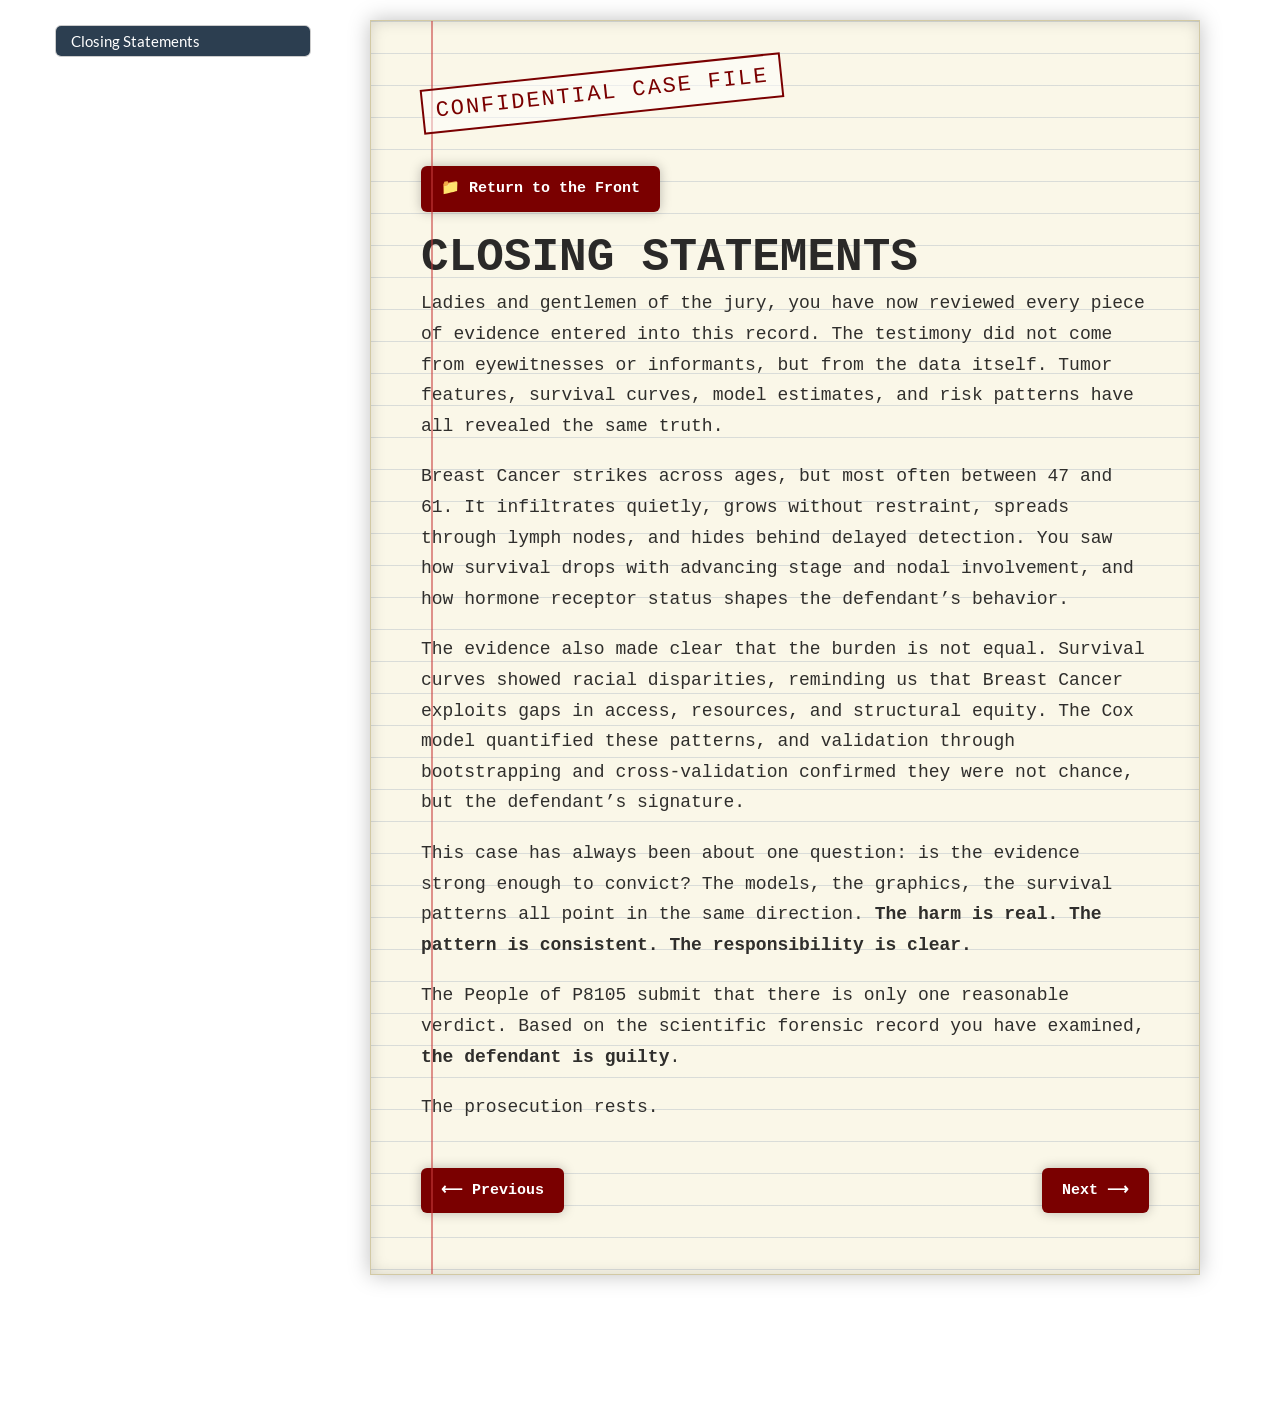
<file: closing.html>
<!DOCTYPE html>

<html>

<head>

<meta charset="utf-8" />
<meta name="generator" content="pandoc" />
<meta http-equiv="X-UA-Compatible" content="IE=EDGE" />




<title>closing.knit</title>

<script src="site_libs/header-attrs-2.29/header-attrs.js"></script>
<script src="site_libs/jquery-3.6.0/jquery-3.6.0.min.js"></script>
<meta name="viewport" content="width=device-width, initial-scale=1" />
<link href="site_libs/bootstrap-3.3.5/css/flatly.min.css" rel="stylesheet" />
<script src="site_libs/bootstrap-3.3.5/js/bootstrap.min.js"></script>
<script src="site_libs/bootstrap-3.3.5/shim/html5shiv.min.js"></script>
<script src="site_libs/bootstrap-3.3.5/shim/respond.min.js"></script>
<style>h1 {font-size: 34px;}
       h1.title {font-size: 38px;}
       h2 {font-size: 30px;}
       h3 {font-size: 24px;}
       h4 {font-size: 18px;}
       h5 {font-size: 16px;}
       h6 {font-size: 12px;}
       code {color: inherit; background-color: rgba(0, 0, 0, 0.04);}
       pre:not([class]) { background-color: white }</style>
<script src="site_libs/jqueryui-1.13.2/jquery-ui.min.js"></script>
<link href="site_libs/tocify-1.9.1/jquery.tocify.css" rel="stylesheet" />
<script src="site_libs/tocify-1.9.1/jquery.tocify.js"></script>
<script src="site_libs/navigation-1.1/tabsets.js"></script>
<link href="site_libs/pagedtable-1.1/css/pagedtable.css" rel="stylesheet" />
<script src="site_libs/pagedtable-1.1/js/pagedtable.js"></script>

<style type="text/css">
  code{white-space: pre-wrap;}
  span.smallcaps{font-variant: small-caps;}
  span.underline{text-decoration: underline;}
  div.column{display: inline-block; vertical-align: top; width: 50%;}
  div.hanging-indent{margin-left: 1.5em; text-indent: -1.5em;}
  ul.task-list{list-style: none;}
    </style>







<link rel="stylesheet" href="style2.css" type="text/css" />



<style type = "text/css">
.main-container {
  max-width: 940px;
  margin-left: auto;
  margin-right: auto;
}
img {
  max-width:100%;
}
.tabbed-pane {
  padding-top: 12px;
}
.html-widget {
  margin-bottom: 20px;
}
button.code-folding-btn:focus {
  outline: none;
}
summary {
  display: list-item;
}
details > summary > p:only-child {
  display: inline;
}
pre code {
  padding: 0;
}
</style>



<!-- tabsets -->

<style type="text/css">
.tabset-dropdown > .nav-tabs {
  display: inline-table;
  max-height: 500px;
  min-height: 44px;
  overflow-y: auto;
  border: 1px solid #ddd;
  border-radius: 4px;
}

.tabset-dropdown > .nav-tabs > li.active:before, .tabset-dropdown > .nav-tabs.nav-tabs-open:before {
  content: "\e259";
  font-family: 'Glyphicons Halflings';
  display: inline-block;
  padding: 10px;
  border-right: 1px solid #ddd;
}

.tabset-dropdown > .nav-tabs.nav-tabs-open > li.active:before {
  content: "\e258";
  font-family: 'Glyphicons Halflings';
  border: none;
}

.tabset-dropdown > .nav-tabs > li.active {
  display: block;
}

.tabset-dropdown > .nav-tabs > li > a,
.tabset-dropdown > .nav-tabs > li > a:focus,
.tabset-dropdown > .nav-tabs > li > a:hover {
  border: none;
  display: inline-block;
  border-radius: 4px;
  background-color: transparent;
}

.tabset-dropdown > .nav-tabs.nav-tabs-open > li {
  display: block;
  float: none;
}

.tabset-dropdown > .nav-tabs > li {
  display: none;
}
</style>

<!-- code folding -->



<style type="text/css">

#TOC {
  margin: 25px 0px 20px 0px;
}
@media (max-width: 768px) {
#TOC {
  position: relative;
  width: 100%;
}
}

@media print {
.toc-content {
  /* see https://github.com/w3c/csswg-drafts/issues/4434 */
  float: right;
}
}

.toc-content {
  padding-left: 30px;
  padding-right: 40px;
}

div.main-container {
  max-width: 1200px;
}

div.tocify {
  width: 20%;
  max-width: 260px;
  max-height: 85%;
}

@media (min-width: 768px) and (max-width: 991px) {
  div.tocify {
    width: 25%;
  }
}

@media (max-width: 767px) {
  div.tocify {
    width: 100%;
    max-width: none;
  }
}

.tocify ul, .tocify li {
  line-height: 20px;
}

.tocify-subheader .tocify-item {
  font-size: 0.90em;
}

.tocify .list-group-item {
  border-radius: 0px;
}

.tocify-subheader {
  display: inline;
}
.tocify-subheader .tocify-item {
  font-size: 0.95em;
}

</style>



</head>

<body>


<div class="container-fluid main-container">


<!-- setup 3col/9col grid for toc_float and main content  -->
<div class="row">
<div class="col-xs-12 col-sm-4 col-md-3">
<div id="TOC" class="tocify">
</div>
</div>

<div class="toc-content col-xs-12 col-sm-8 col-md-9">




<div id="header">




</div>


<div class="casefile-wrapper">
<div class="blood-stamp">
CONFIDENTIAL CASE FILE
</div>
<p><a href="index.html" class="casefile-button">📁 Return to the
Front</a></p>
<h1 class="casefile-title">
Closing Statements
</h1>
<p class="casefile-lede">
Ladies and gentlemen of the jury, you have now reviewed every piece of
evidence entered into this record. The testimony did not come from
eyewitnesses or informants, but from the data itself. Tumor features,
survival curves, model estimates, and risk patterns have all revealed
the same truth.
</p>
<p class="casefile-lede">
Breast Cancer strikes across ages, but most often between 47 and 61. It
infiltrates quietly, grows without restraint, spreads through lymph
nodes, and hides behind delayed detection. You saw how survival drops
with advancing stage and nodal involvement, and how hormone receptor
status shapes the defendant’s behavior.
</p>
<p class="casefile-lede">
The evidence also made clear that the burden is not equal. Survival
curves showed racial disparities, reminding us that Breast Cancer
exploits gaps in access, resources, and structural equity. The Cox model
quantified these patterns, and validation through bootstrapping and
cross-validation confirmed they were not chance, but the defendant’s
signature.
</p>
<p class="casefile-lede">
This case has always been about one question: is the evidence strong
enough to convict? The models, the graphics, the survival patterns all
point in the same direction. <strong>The harm is real. The pattern is
consistent. The responsibility is clear.</strong>
</p>
<p class="casefile-lede">
The People of P8105 submit that there is only one reasonable verdict.
Based on the scientific forensic record you have examined, <strong>the
defendant is guilty</strong>.
</p>
<p class="casefile-lede">
The prosecution rests.
</p>
<div
style="display: flex; justify-content: space-between; margin-top: 0px;">
<p><!-- Left / Back -->
<a href="evidence_against.html" class="casefile-button"> ⟵ Previous
</a></p>
<p><!-- Right / Next -->
<a href="crime_report.html" class="casefile-button"> Next ⟶ </a></p>
</div>
</div>



</div>
</div>

</div>

<script>

// add bootstrap table styles to pandoc tables
function bootstrapStylePandocTables() {
  $('tr.odd').parent('tbody').parent('table').addClass('table table-condensed');
}
$(document).ready(function () {
  bootstrapStylePandocTables();
});


</script>

<!-- tabsets -->

<script>
$(document).ready(function () {
  window.buildTabsets("TOC");
});

$(document).ready(function () {
  $('.tabset-dropdown > .nav-tabs > li').click(function () {
    $(this).parent().toggleClass('nav-tabs-open');
  });
});
</script>

<!-- code folding -->

<script>
$(document).ready(function ()  {

    // temporarily add toc-ignore selector to headers for the consistency with Pandoc
    $('.unlisted.unnumbered').addClass('toc-ignore')

    // move toc-ignore selectors from section div to header
    $('div.section.toc-ignore')
        .removeClass('toc-ignore')
        .children('h1,h2,h3,h4,h5').addClass('toc-ignore');

    // establish options
    var options = {
      selectors: "h1,h2,h3",
      theme: "bootstrap3",
      context: '.toc-content',
      hashGenerator: function (text) {
        return text.replace(/[.\\/?&!#<>]/g, '').replace(/\s/g, '_');
      },
      ignoreSelector: ".toc-ignore",
      scrollTo: 0
    };
    options.showAndHide = false;
    options.smoothScroll = true;

    // tocify
    var toc = $("#TOC").tocify(options).data("toc-tocify");
});
</script>

<!-- dynamically load mathjax for compatibility with self-contained -->
<script>
  (function () {
    var script = document.createElement("script");
    script.type = "text/javascript";
    script.src  = "https://mathjax.rstudio.com/latest/MathJax.js?config=TeX-AMS-MML_HTMLorMML";
    document.getElementsByTagName("head")[0].appendChild(script);
  })();
</script>

</body>
</html>
</file>
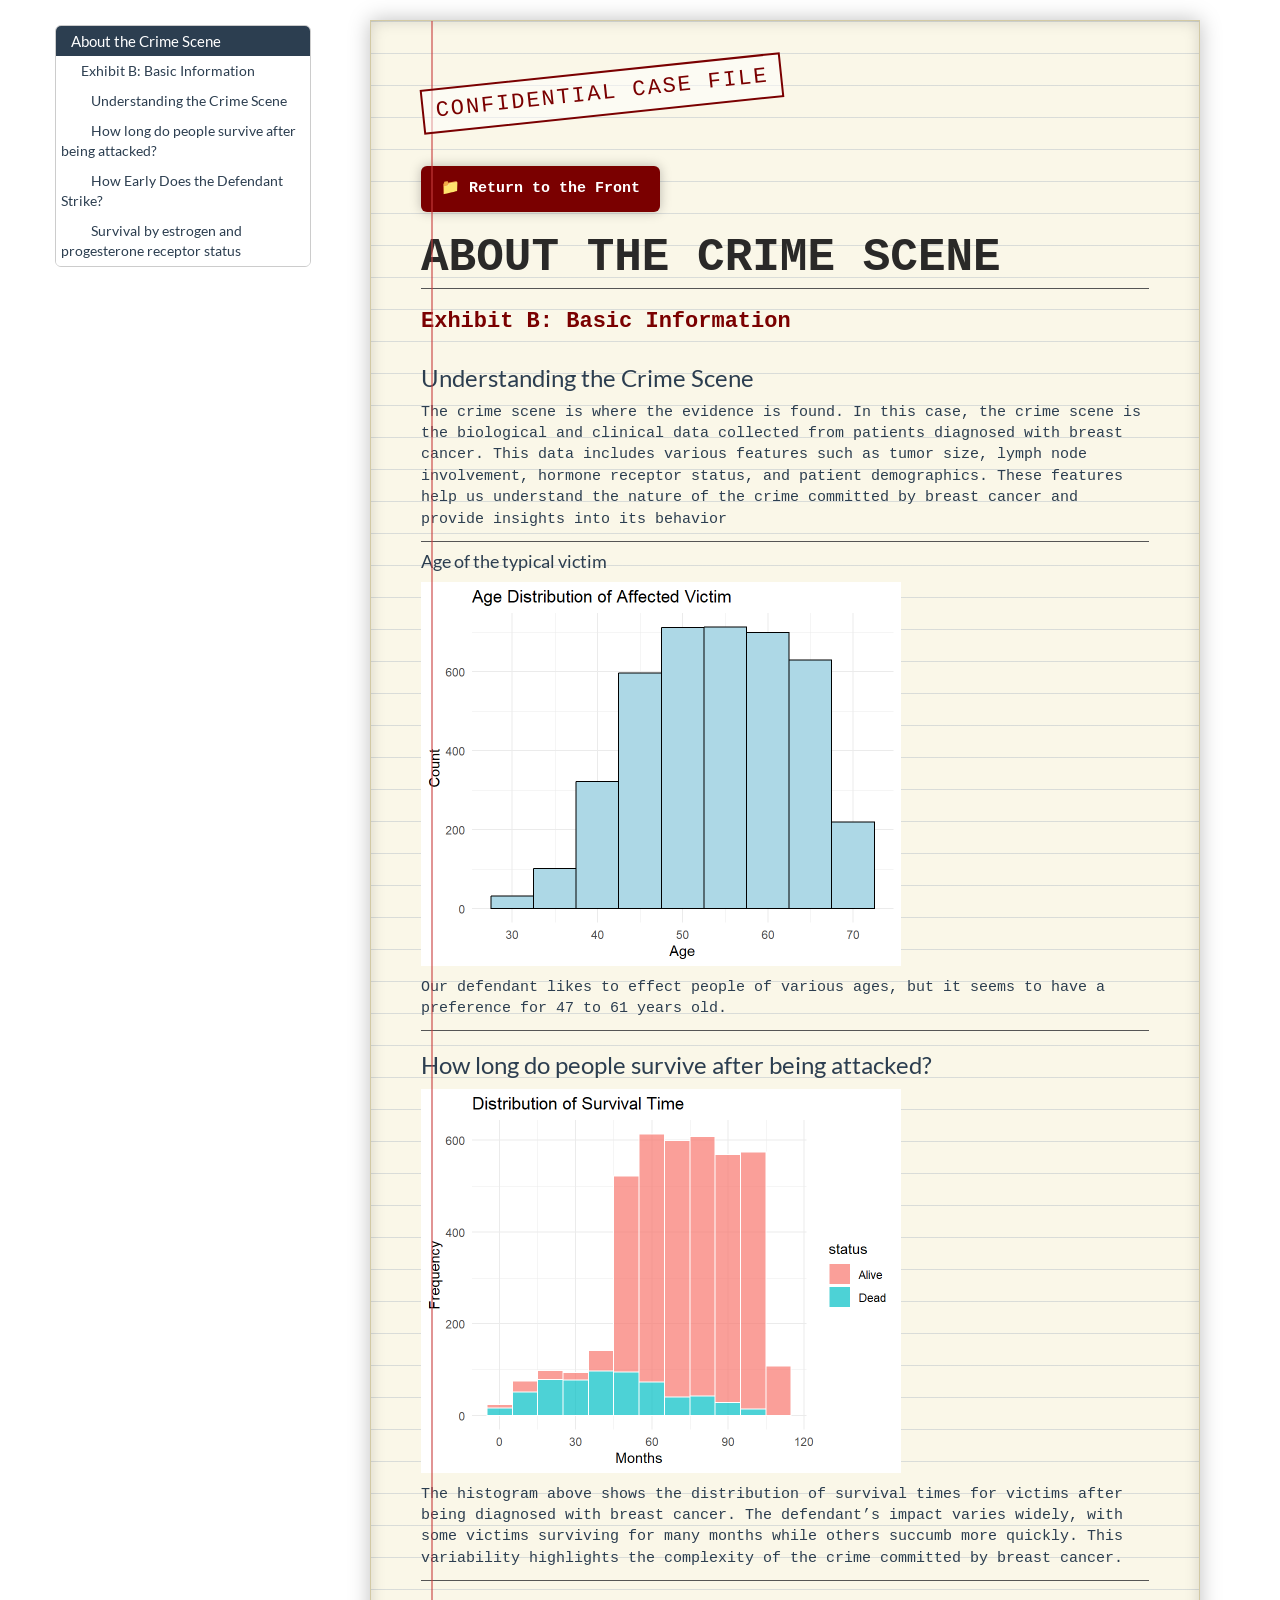
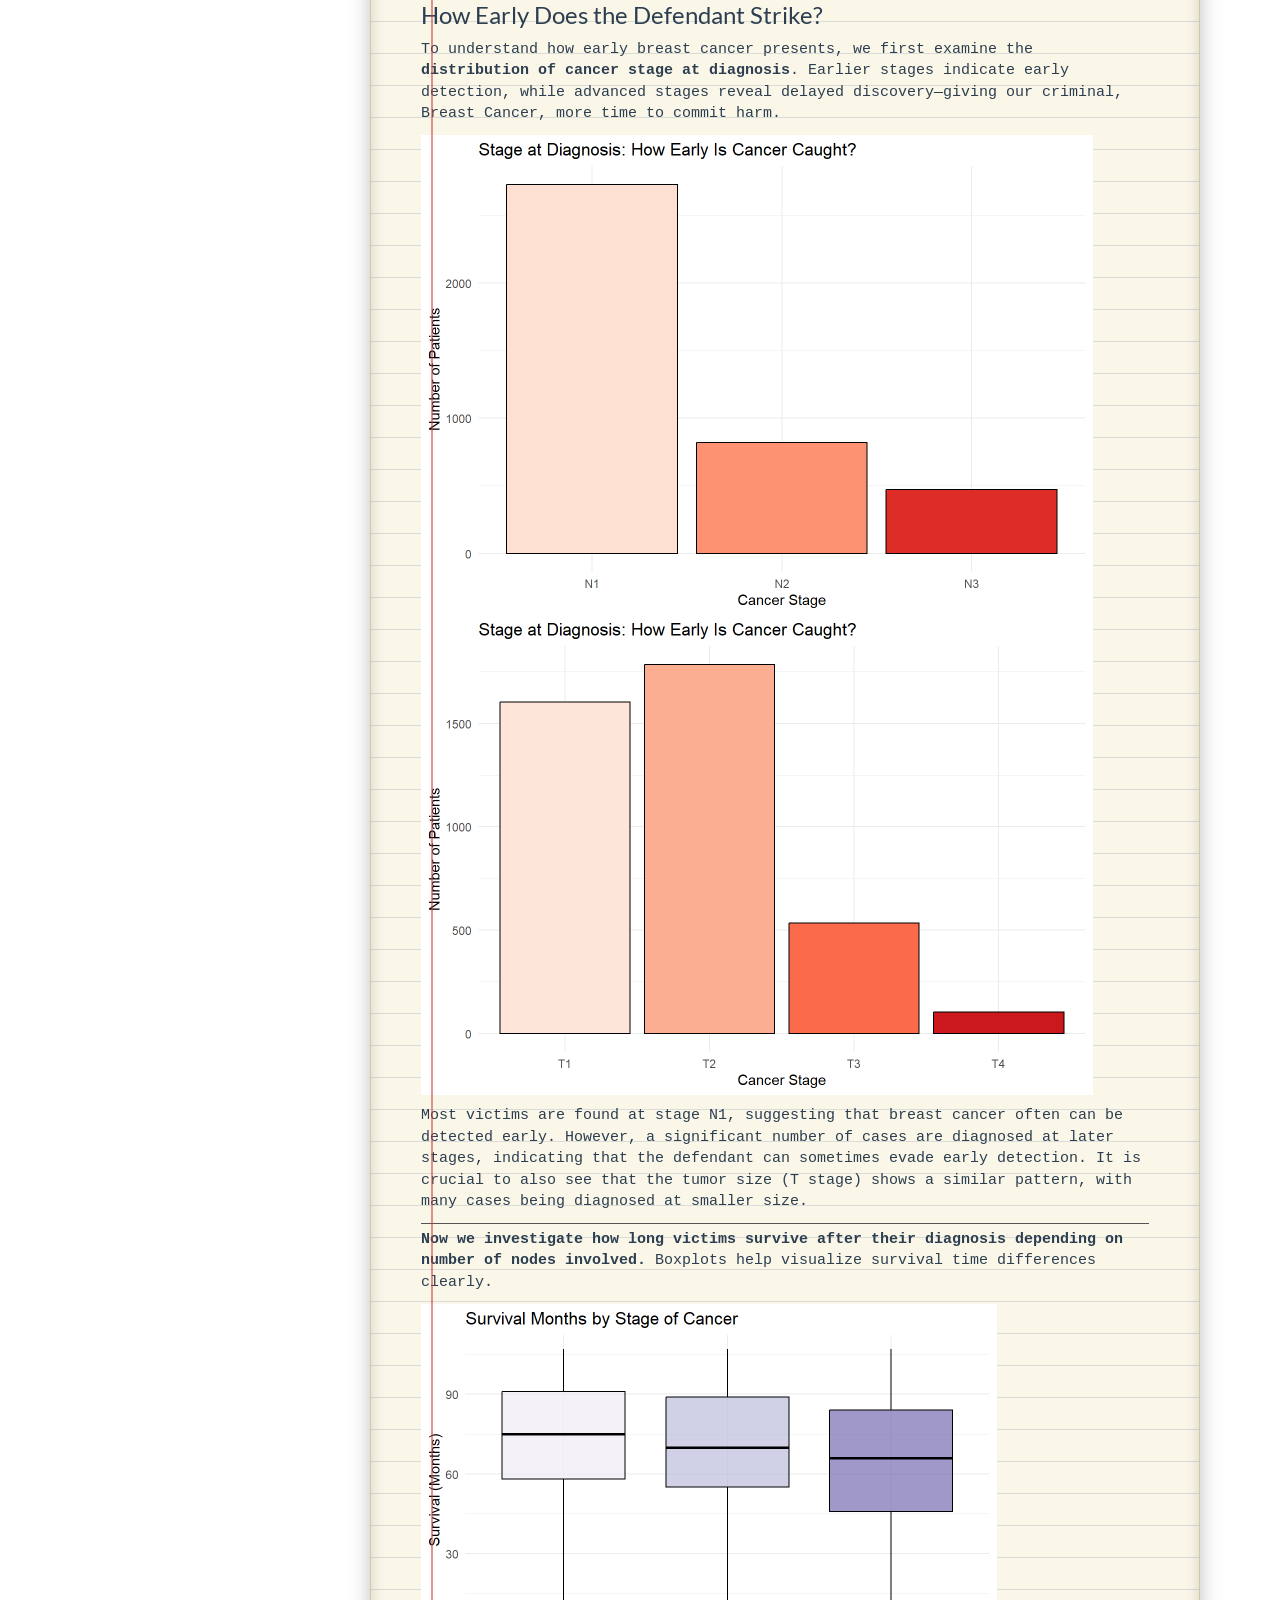
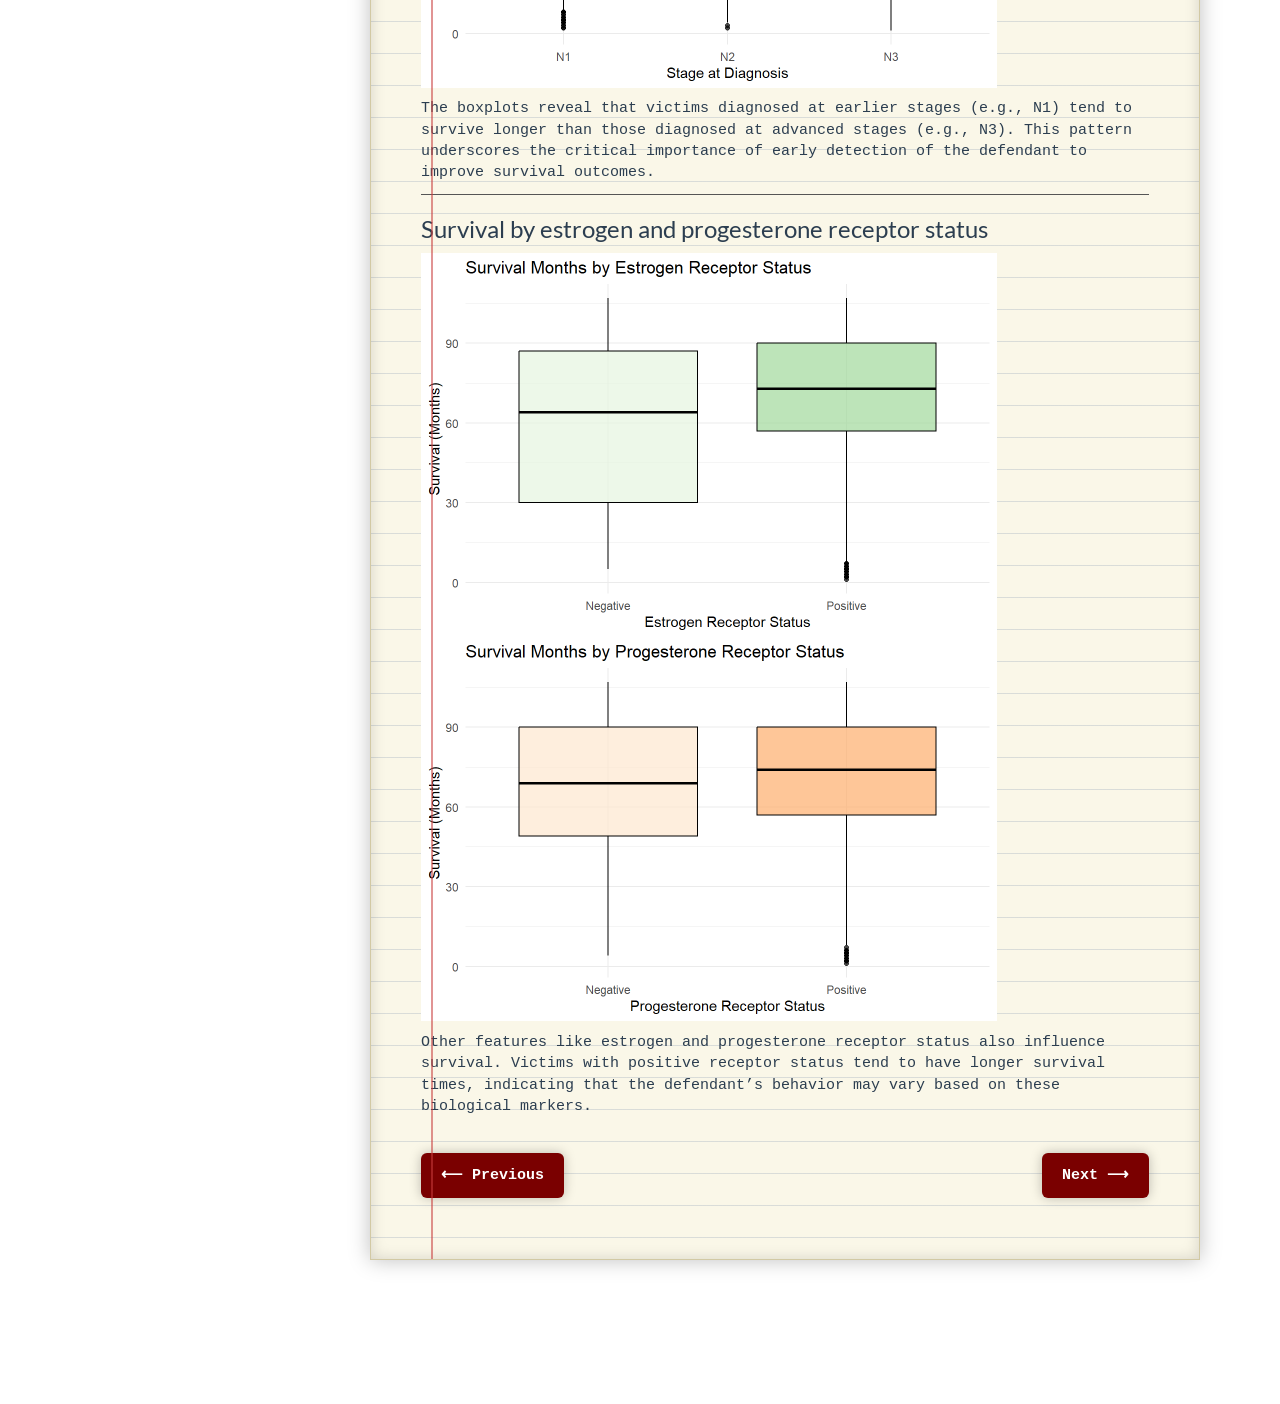
<file: crime_scene.html>
<!DOCTYPE html>

<html>

<head>

<meta charset="utf-8" />
<meta name="generator" content="pandoc" />
<meta http-equiv="X-UA-Compatible" content="IE=EDGE" />




<title>crime_scene.knit</title>

<script src="site_libs/header-attrs-2.29/header-attrs.js"></script>
<script src="site_libs/jquery-3.6.0/jquery-3.6.0.min.js"></script>
<meta name="viewport" content="width=device-width, initial-scale=1" />
<link href="site_libs/bootstrap-3.3.5/css/flatly.min.css" rel="stylesheet" />
<script src="site_libs/bootstrap-3.3.5/js/bootstrap.min.js"></script>
<script src="site_libs/bootstrap-3.3.5/shim/html5shiv.min.js"></script>
<script src="site_libs/bootstrap-3.3.5/shim/respond.min.js"></script>
<style>h1 {font-size: 34px;}
       h1.title {font-size: 38px;}
       h2 {font-size: 30px;}
       h3 {font-size: 24px;}
       h4 {font-size: 18px;}
       h5 {font-size: 16px;}
       h6 {font-size: 12px;}
       code {color: inherit; background-color: rgba(0, 0, 0, 0.04);}
       pre:not([class]) { background-color: white }</style>
<script src="site_libs/jqueryui-1.13.2/jquery-ui.min.js"></script>
<link href="site_libs/tocify-1.9.1/jquery.tocify.css" rel="stylesheet" />
<script src="site_libs/tocify-1.9.1/jquery.tocify.js"></script>
<script src="site_libs/navigation-1.1/tabsets.js"></script>
<link href="site_libs/pagedtable-1.1/css/pagedtable.css" rel="stylesheet" />
<script src="site_libs/pagedtable-1.1/js/pagedtable.js"></script>

<style type="text/css">
  code{white-space: pre-wrap;}
  span.smallcaps{font-variant: small-caps;}
  span.underline{text-decoration: underline;}
  div.column{display: inline-block; vertical-align: top; width: 50%;}
  div.hanging-indent{margin-left: 1.5em; text-indent: -1.5em;}
  ul.task-list{list-style: none;}
    </style>







<link rel="stylesheet" href="style2.css" type="text/css" />



<style type = "text/css">
.main-container {
  max-width: 940px;
  margin-left: auto;
  margin-right: auto;
}
img {
  max-width:100%;
}
.tabbed-pane {
  padding-top: 12px;
}
.html-widget {
  margin-bottom: 20px;
}
button.code-folding-btn:focus {
  outline: none;
}
summary {
  display: list-item;
}
details > summary > p:only-child {
  display: inline;
}
pre code {
  padding: 0;
}
</style>



<!-- tabsets -->

<style type="text/css">
.tabset-dropdown > .nav-tabs {
  display: inline-table;
  max-height: 500px;
  min-height: 44px;
  overflow-y: auto;
  border: 1px solid #ddd;
  border-radius: 4px;
}

.tabset-dropdown > .nav-tabs > li.active:before, .tabset-dropdown > .nav-tabs.nav-tabs-open:before {
  content: "\e259";
  font-family: 'Glyphicons Halflings';
  display: inline-block;
  padding: 10px;
  border-right: 1px solid #ddd;
}

.tabset-dropdown > .nav-tabs.nav-tabs-open > li.active:before {
  content: "\e258";
  font-family: 'Glyphicons Halflings';
  border: none;
}

.tabset-dropdown > .nav-tabs > li.active {
  display: block;
}

.tabset-dropdown > .nav-tabs > li > a,
.tabset-dropdown > .nav-tabs > li > a:focus,
.tabset-dropdown > .nav-tabs > li > a:hover {
  border: none;
  display: inline-block;
  border-radius: 4px;
  background-color: transparent;
}

.tabset-dropdown > .nav-tabs.nav-tabs-open > li {
  display: block;
  float: none;
}

.tabset-dropdown > .nav-tabs > li {
  display: none;
}
</style>

<!-- code folding -->



<style type="text/css">

#TOC {
  margin: 25px 0px 20px 0px;
}
@media (max-width: 768px) {
#TOC {
  position: relative;
  width: 100%;
}
}

@media print {
.toc-content {
  /* see https://github.com/w3c/csswg-drafts/issues/4434 */
  float: right;
}
}

.toc-content {
  padding-left: 30px;
  padding-right: 40px;
}

div.main-container {
  max-width: 1200px;
}

div.tocify {
  width: 20%;
  max-width: 260px;
  max-height: 85%;
}

@media (min-width: 768px) and (max-width: 991px) {
  div.tocify {
    width: 25%;
  }
}

@media (max-width: 767px) {
  div.tocify {
    width: 100%;
    max-width: none;
  }
}

.tocify ul, .tocify li {
  line-height: 20px;
}

.tocify-subheader .tocify-item {
  font-size: 0.90em;
}

.tocify .list-group-item {
  border-radius: 0px;
}

.tocify-subheader {
  display: inline;
}
.tocify-subheader .tocify-item {
  font-size: 0.95em;
}

</style>



</head>

<body>


<div class="container-fluid main-container">


<!-- setup 3col/9col grid for toc_float and main content  -->
<div class="row">
<div class="col-xs-12 col-sm-4 col-md-3">
<div id="TOC" class="tocify">
</div>
</div>

<div class="toc-content col-xs-12 col-sm-8 col-md-9">




<div id="header">




</div>


<div class="casefile-wrapper">
<div class="blood-stamp">
CONFIDENTIAL CASE FILE
</div>
<p><a href="index.html" class="casefile-button">📁 Return to the
Front</a></p>
<h1 class="casefile-title">
About the Crime Scene
</h1>
<div style="border-top: 1px solid #555; margin: 5px 0;">

</div>
<h2 class="casefile-subtitle">
Exhibit B: Basic Information
</h2>
<div id="understanding-the-crime-scene" class="section level3">
<h3>Understanding the Crime Scene</h3>
<p>The crime scene is where the evidence is found. In this case, the
crime scene is the biological and clinical data collected from patients
diagnosed with breast cancer. This data includes various features such
as tumor size, lymph node involvement, hormone receptor status, and
patient demographics. These features help us understand the nature of
the crime committed by breast cancer and provide insights into its
behavior</p>
<div style="border-top: 1px solid #555; margin: 5px 0;">

</div>
<div id="age-of-the-typical-victim" class="section level4">
<h4>Age of the typical victim</h4>
<p><img src="crime_scene_files/figure-html/unnamed-chunk-3-1.png" width="480" /></p>
<p>Our defendant likes to effect people of various ages, but it seems to
have a preference for 47 to 61 years old.</p>
<div style="border-top: 1px solid #555; margin: 5px 0;">

</div>
</div>
</div>
<div id="how-long-do-people-survive-after-being-attacked"
class="section level3">
<h3>How long do people survive after being attacked?</h3>
<p><img src="crime_scene_files/figure-html/unnamed-chunk-4-1.png" width="480" /></p>
<p>The histogram above shows the distribution of survival times for
victims after being diagnosed with breast cancer. The defendant’s impact
varies widely, with some victims surviving for many months while others
succumb more quickly. This variability highlights the complexity of the
crime committed by breast cancer.</p>
<div style="border-top: 1px solid #555; margin: 5px 0;">

</div>
</div>
<div id="how-early-does-the-defendant-strike" class="section level3">
<h3>How Early Does the Defendant Strike?</h3>
<p>To understand how early breast cancer presents, we first examine the
<strong>distribution of cancer stage at diagnosis</strong>. Earlier
stages indicate early detection, while advanced stages reveal delayed
discovery—giving our criminal, Breast Cancer, more time to commit
harm.</p>
<p><img src="crime_scene_files/figure-html/unnamed-chunk-5-1.png" width="672" /><img src="crime_scene_files/figure-html/unnamed-chunk-5-2.png" width="672" /></p>
<p>Most victims are found at stage N1, suggesting that breast cancer
often can be detected early. However, a significant number of cases are
diagnosed at later stages, indicating that the defendant can sometimes
evade early detection. It is crucial to also see that the tumor size (T
stage) shows a similar pattern, with many cases being diagnosed at
smaller size.</p>
<div style="border-top: 1px solid #555; margin: 5px 0;">

</div>
<p><strong>Now we investigate how long victims survive after their
diagnosis depending on number of nodes involved.</strong> Boxplots help
visualize survival time differences clearly.</p>
<p><img src="crime_scene_files/figure-html/unnamed-chunk-6-1.png" width="576" /></p>
<p>The boxplots reveal that victims diagnosed at earlier stages (e.g.,
N1) tend to survive longer than those diagnosed at advanced stages
(e.g., N3). This pattern underscores the critical importance of early
detection of the defendant to improve survival outcomes.</p>
<div style="border-top: 1px solid #555; margin: 5px 0;">

</div>
</div>
<div id="survival-by-estrogen-and-progesterone-receptor-status"
class="section level3">
<h3>Survival by estrogen and progesterone receptor status</h3>
<p><img src="crime_scene_files/figure-html/unnamed-chunk-7-1.png" width="576" /><img src="crime_scene_files/figure-html/unnamed-chunk-7-2.png" width="576" /></p>
<p>Other features like estrogen and progesterone receptor status also
influence survival. Victims with positive receptor status tend to have
longer survival times, indicating that the defendant’s behavior may vary
based on these biological markers.</p>
<div
style="display: flex; justify-content: space-between; margin-top: 0px;">
<p><!-- Left / Back --> <a href="evidence.html" class="casefile-button">
⟵ Previous </a></p>
<p><!-- Right / Next -->
<a href="evidence_against.html" class="casefile-button"> Next ⟶ </a></p>
</div>
</div>
</div>



</div>
</div>

</div>

<script>

// add bootstrap table styles to pandoc tables
function bootstrapStylePandocTables() {
  $('tr.odd').parent('tbody').parent('table').addClass('table table-condensed');
}
$(document).ready(function () {
  bootstrapStylePandocTables();
});


</script>

<!-- tabsets -->

<script>
$(document).ready(function () {
  window.buildTabsets("TOC");
});

$(document).ready(function () {
  $('.tabset-dropdown > .nav-tabs > li').click(function () {
    $(this).parent().toggleClass('nav-tabs-open');
  });
});
</script>

<!-- code folding -->

<script>
$(document).ready(function ()  {

    // temporarily add toc-ignore selector to headers for the consistency with Pandoc
    $('.unlisted.unnumbered').addClass('toc-ignore')

    // move toc-ignore selectors from section div to header
    $('div.section.toc-ignore')
        .removeClass('toc-ignore')
        .children('h1,h2,h3,h4,h5').addClass('toc-ignore');

    // establish options
    var options = {
      selectors: "h1,h2,h3",
      theme: "bootstrap3",
      context: '.toc-content',
      hashGenerator: function (text) {
        return text.replace(/[.\\/?&!#<>]/g, '').replace(/\s/g, '_');
      },
      ignoreSelector: ".toc-ignore",
      scrollTo: 0
    };
    options.showAndHide = false;
    options.smoothScroll = true;

    // tocify
    var toc = $("#TOC").tocify(options).data("toc-tocify");
});
</script>

<!-- dynamically load mathjax for compatibility with self-contained -->
<script>
  (function () {
    var script = document.createElement("script");
    script.type = "text/javascript";
    script.src  = "https://mathjax.rstudio.com/latest/MathJax.js?config=TeX-AMS-MML_HTMLorMML";
    document.getElementsByTagName("head")[0].appendChild(script);
  })();
</script>

</body>
</html>
</file>
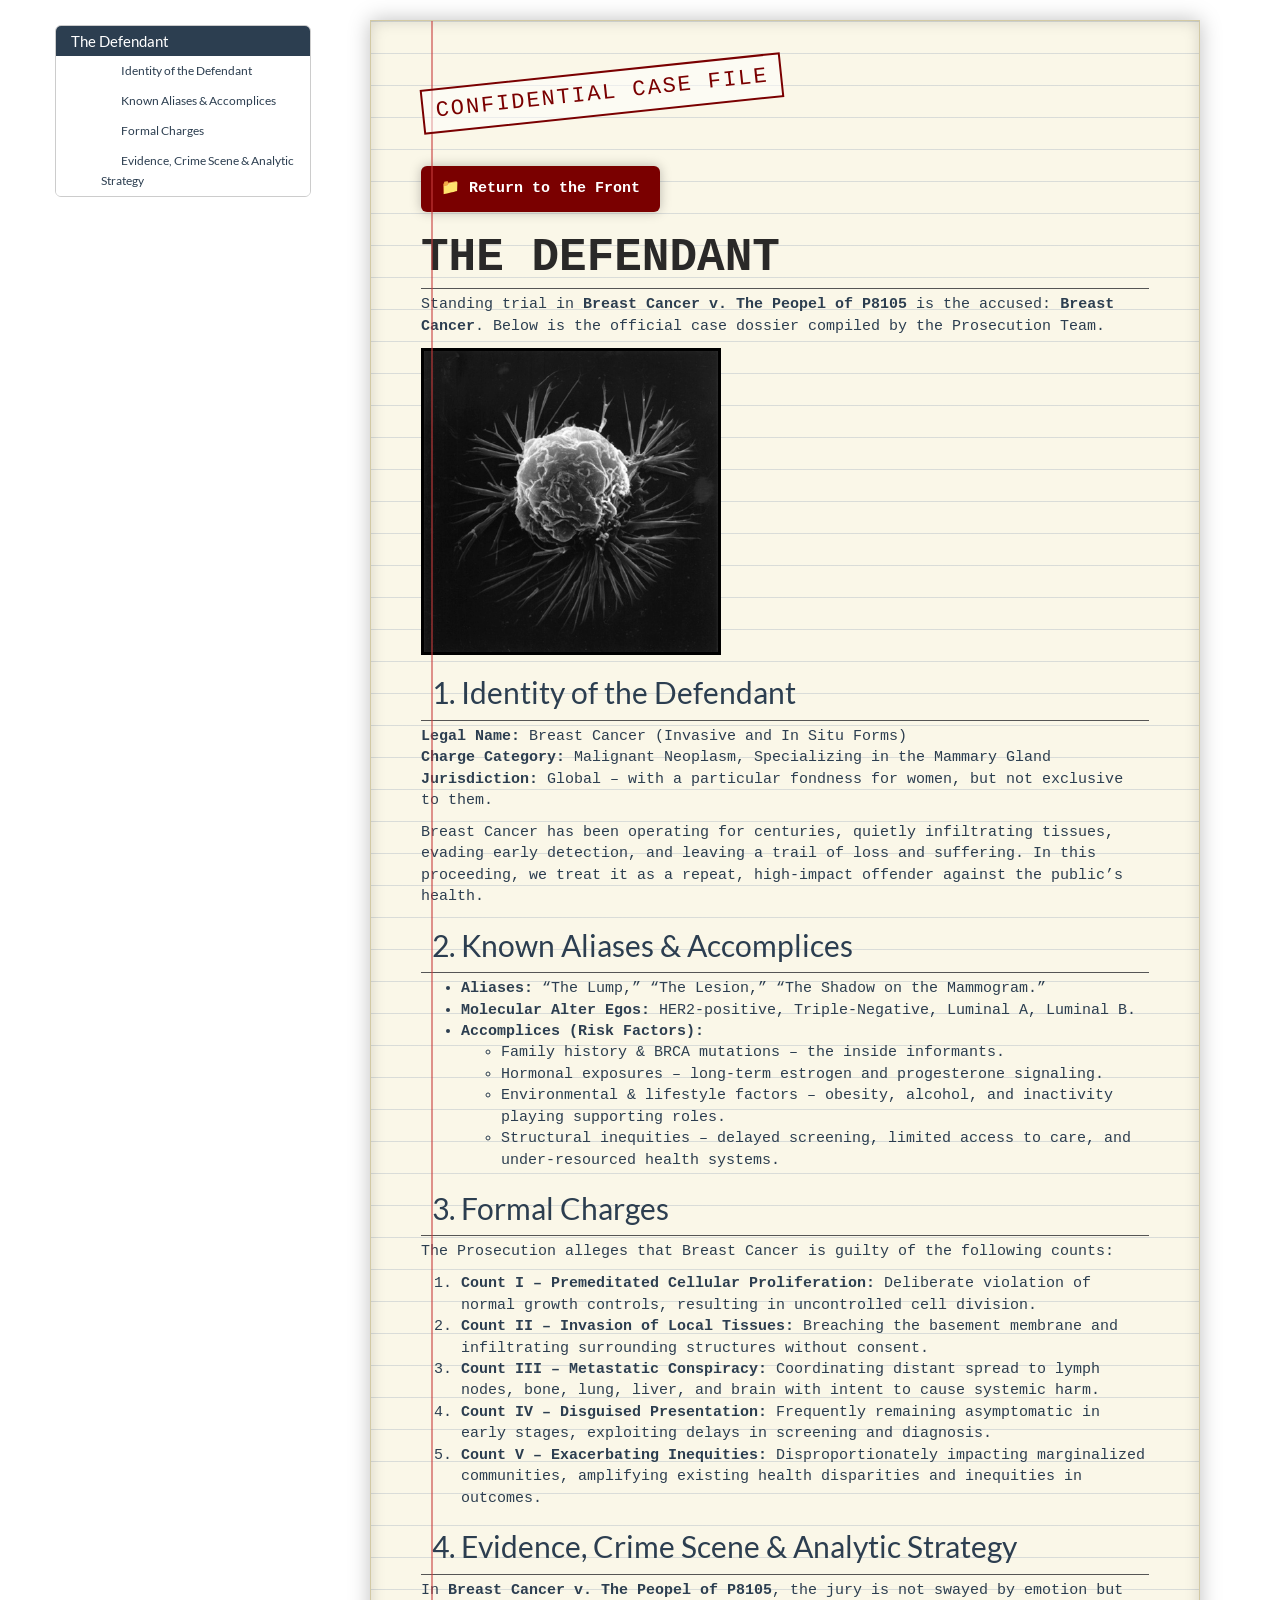
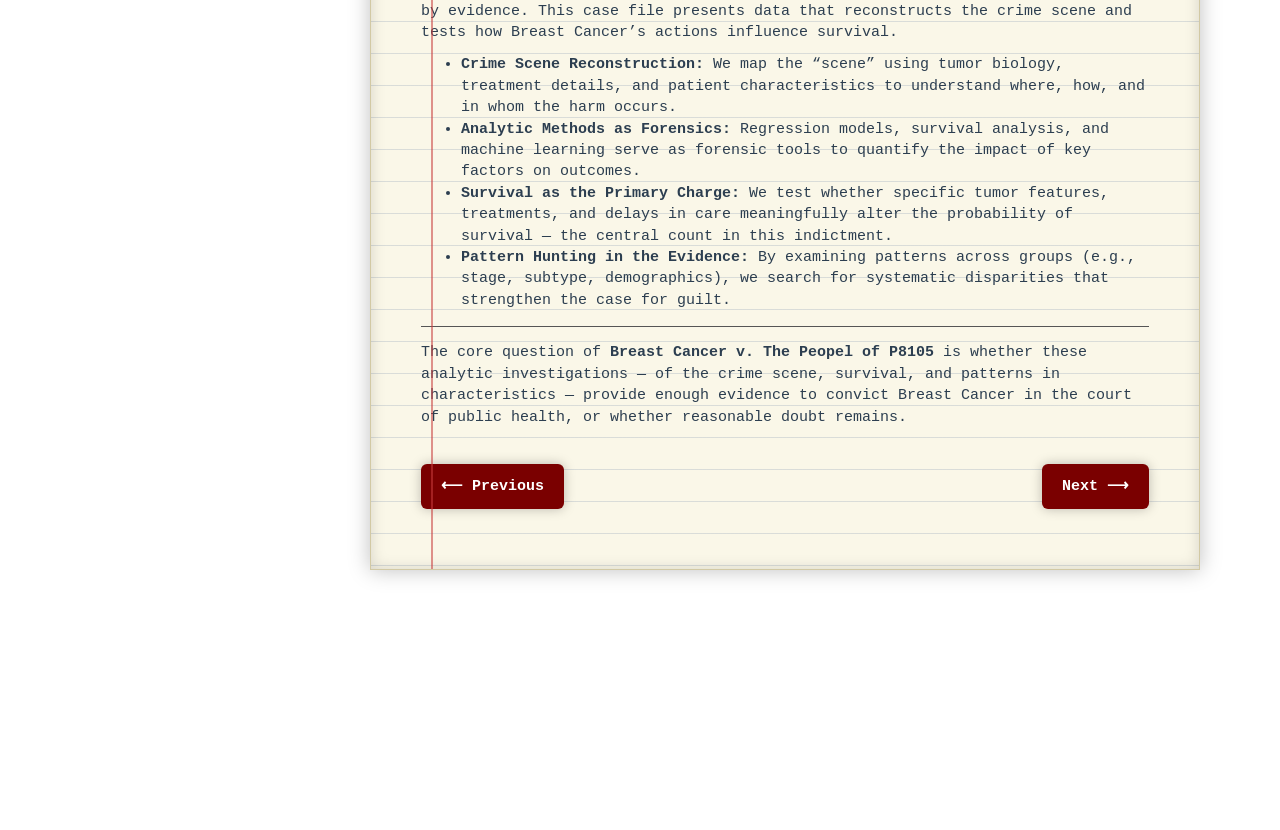
<file: defendant.html>
<!DOCTYPE html>

<html>

<head>

<meta charset="utf-8" />
<meta name="generator" content="pandoc" />
<meta http-equiv="X-UA-Compatible" content="IE=EDGE" />




<title>defendant.knit</title>

<script src="site_libs/header-attrs-2.29/header-attrs.js"></script>
<script src="site_libs/jquery-3.6.0/jquery-3.6.0.min.js"></script>
<meta name="viewport" content="width=device-width, initial-scale=1" />
<link href="site_libs/bootstrap-3.3.5/css/flatly.min.css" rel="stylesheet" />
<script src="site_libs/bootstrap-3.3.5/js/bootstrap.min.js"></script>
<script src="site_libs/bootstrap-3.3.5/shim/html5shiv.min.js"></script>
<script src="site_libs/bootstrap-3.3.5/shim/respond.min.js"></script>
<style>h1 {font-size: 34px;}
       h1.title {font-size: 38px;}
       h2 {font-size: 30px;}
       h3 {font-size: 24px;}
       h4 {font-size: 18px;}
       h5 {font-size: 16px;}
       h6 {font-size: 12px;}
       code {color: inherit; background-color: rgba(0, 0, 0, 0.04);}
       pre:not([class]) { background-color: white }</style>
<script src="site_libs/jqueryui-1.13.2/jquery-ui.min.js"></script>
<link href="site_libs/tocify-1.9.1/jquery.tocify.css" rel="stylesheet" />
<script src="site_libs/tocify-1.9.1/jquery.tocify.js"></script>
<script src="site_libs/navigation-1.1/tabsets.js"></script>
<link href="site_libs/pagedtable-1.1/css/pagedtable.css" rel="stylesheet" />
<script src="site_libs/pagedtable-1.1/js/pagedtable.js"></script>

<style type="text/css">
  code{white-space: pre-wrap;}
  span.smallcaps{font-variant: small-caps;}
  span.underline{text-decoration: underline;}
  div.column{display: inline-block; vertical-align: top; width: 50%;}
  div.hanging-indent{margin-left: 1.5em; text-indent: -1.5em;}
  ul.task-list{list-style: none;}
    </style>







<link rel="stylesheet" href="style2.css" type="text/css" />



<style type = "text/css">
.main-container {
  max-width: 940px;
  margin-left: auto;
  margin-right: auto;
}
img {
  max-width:100%;
}
.tabbed-pane {
  padding-top: 12px;
}
.html-widget {
  margin-bottom: 20px;
}
button.code-folding-btn:focus {
  outline: none;
}
summary {
  display: list-item;
}
details > summary > p:only-child {
  display: inline;
}
pre code {
  padding: 0;
}
</style>



<!-- tabsets -->

<style type="text/css">
.tabset-dropdown > .nav-tabs {
  display: inline-table;
  max-height: 500px;
  min-height: 44px;
  overflow-y: auto;
  border: 1px solid #ddd;
  border-radius: 4px;
}

.tabset-dropdown > .nav-tabs > li.active:before, .tabset-dropdown > .nav-tabs.nav-tabs-open:before {
  content: "\e259";
  font-family: 'Glyphicons Halflings';
  display: inline-block;
  padding: 10px;
  border-right: 1px solid #ddd;
}

.tabset-dropdown > .nav-tabs.nav-tabs-open > li.active:before {
  content: "\e258";
  font-family: 'Glyphicons Halflings';
  border: none;
}

.tabset-dropdown > .nav-tabs > li.active {
  display: block;
}

.tabset-dropdown > .nav-tabs > li > a,
.tabset-dropdown > .nav-tabs > li > a:focus,
.tabset-dropdown > .nav-tabs > li > a:hover {
  border: none;
  display: inline-block;
  border-radius: 4px;
  background-color: transparent;
}

.tabset-dropdown > .nav-tabs.nav-tabs-open > li {
  display: block;
  float: none;
}

.tabset-dropdown > .nav-tabs > li {
  display: none;
}
</style>

<!-- code folding -->



<style type="text/css">

#TOC {
  margin: 25px 0px 20px 0px;
}
@media (max-width: 768px) {
#TOC {
  position: relative;
  width: 100%;
}
}

@media print {
.toc-content {
  /* see https://github.com/w3c/csswg-drafts/issues/4434 */
  float: right;
}
}

.toc-content {
  padding-left: 30px;
  padding-right: 40px;
}

div.main-container {
  max-width: 1200px;
}

div.tocify {
  width: 20%;
  max-width: 260px;
  max-height: 85%;
}

@media (min-width: 768px) and (max-width: 991px) {
  div.tocify {
    width: 25%;
  }
}

@media (max-width: 767px) {
  div.tocify {
    width: 100%;
    max-width: none;
  }
}

.tocify ul, .tocify li {
  line-height: 20px;
}

.tocify-subheader .tocify-item {
  font-size: 0.90em;
}

.tocify .list-group-item {
  border-radius: 0px;
}

.tocify-subheader {
  display: inline;
}
.tocify-subheader .tocify-item {
  font-size: 0.95em;
}

</style>



</head>

<body>


<div class="container-fluid main-container">


<!-- setup 3col/9col grid for toc_float and main content  -->
<div class="row">
<div class="col-xs-12 col-sm-4 col-md-3">
<div id="TOC" class="tocify">
</div>
</div>

<div class="toc-content col-xs-12 col-sm-8 col-md-9">




<div id="header">




</div>


<div class="casefile-wrapper">
<div class="blood-stamp">
CONFIDENTIAL CASE FILE
</div>
<p><a href="index.html" class="casefile-button">📁 Return to the
Front</a></p>
<h1 class="casefile-title">
The Defendant
</h1>
<div style="border-top: 1px solid #555; margin: 5px 0;">

</div>
<p class="casefile-intro">
Standing trial in <strong>Breast Cancer v. The Peopel of P8105</strong>
is the accused: <strong>Breast Cancer</strong>. Below is the official
case dossier compiled by the Prosecution Team.
</p>
<p><img src="photos/breast_cancer.jpg" 
     alt="Breast Cancer Mugshot" 
     style="width:300px; border:3px solid black;"></p>
<section id="identity">
<h2>
<ol style="list-style-type: decimal">
<li>Identity of the Defendant
</h2>
<div style="border-top: 1px solid #555; margin: 5px 0;">

</div>
<p>
<strong>Legal Name:</strong> Breast Cancer (Invasive and In Situ Forms)
<br> <strong>Charge Category:</strong> Malignant Neoplasm, Specializing
in the Mammary Gland <br> <strong>Jurisdiction:</strong> Global – with a
particular fondness for women, but not exclusive to them.
</p>
<p>
Breast Cancer has been operating for centuries, quietly infiltrating
tissues, evading early detection, and leaving a trail of loss and
suffering. In this proceeding, we treat it as a repeat, high-impact
offender against the public’s health.
</p>
</section></li>
</ol>
<section id="aliases">
<h2>
<ol start="2" style="list-style-type: decimal">
<li>Known Aliases &amp; Accomplices
</h2>
<div style="border-top: 1px solid #555; margin: 5px 0;">

</div>
<ul>
<li>
<strong>Aliases:</strong> “The Lump,” “The Lesion,” “The Shadow on the
Mammogram.”
</li>
<li>
<strong>Molecular Alter Egos:</strong> HER2-positive, Triple-Negative,
Luminal A, Luminal B.
</li>
<li>
<strong>Accomplices (Risk Factors):</strong>
<ul>
<li>
Family history &amp; BRCA mutations – the inside informants.
</li>
<li>
Hormonal exposures – long-term estrogen and progesterone signaling.
</li>
<li>
Environmental &amp; lifestyle factors – obesity, alcohol, and inactivity
playing supporting roles.
</li>
<li>
Structural inequities – delayed screening, limited access to care, and
under-resourced health systems.
</li>
</ul>
</li>
</ul>
</section></li>
</ol>
<section id="charges">
<h2>
<ol start="3" style="list-style-type: decimal">
<li>Formal Charges
</h2>
<div style="border-top: 1px solid #555; margin: 5px 0;">

</div>
<p>
The Prosecution alleges that Breast Cancer is guilty of the following
counts:
</p>
<ol>
<li>
<strong>Count I – Premeditated Cellular Proliferation:</strong>
Deliberate violation of normal growth controls, resulting in
uncontrolled cell division.
</li>
<li>
<strong>Count II – Invasion of Local Tissues:</strong> Breaching the
basement membrane and infiltrating surrounding structures without
consent.
</li>
<li>
<strong>Count III – Metastatic Conspiracy:</strong> Coordinating distant
spread to lymph nodes, bone, lung, liver, and brain with intent to cause
systemic harm.
</li>
<li>
<strong>Count IV – Disguised Presentation:</strong> Frequently remaining
asymptomatic in early stages, exploiting delays in screening and
diagnosis.
</li>
<li>
<strong>Count V – Exacerbating Inequities:</strong> Disproportionately
impacting marginalized communities, amplifying existing health
disparities and inequities in outcomes.
</li>
</ol>
</section></li>
</ol>
<section id="weaknesses">
<h2>
<ol start="4" style="list-style-type: decimal">
<li>Evidence, Crime Scene &amp; Analytic Strategy
</h2>
<div style="border-top: 1px solid #555; margin: 5px 0;">

</div>
<p>
In <strong>Breast Cancer v. The Peopel of P8105</strong>, the jury is
not swayed by emotion but by evidence. This case file presents data that
reconstructs the crime scene and tests how Breast Cancer’s actions
influence survival.
</p>
<ul>
<li>
<strong>Crime Scene Reconstruction:</strong> We map the “scene” using
tumor biology, treatment details, and patient characteristics to
understand where, how, and in whom the harm occurs.
</li>
<li>
<strong>Analytic Methods as Forensics:</strong> Regression models,
survival analysis, and machine learning serve as forensic tools to
quantify the impact of key factors on outcomes.
</li>
<li>
<strong>Survival as the Primary Charge:</strong> We test whether
specific tumor features, treatments, and delays in care meaningfully
alter the probability of survival — the central count in this
indictment.
</li>
<li>
<strong>Pattern Hunting in the Evidence:</strong> By examining patterns
across groups (e.g., stage, subtype, demographics), we search for
systematic disparities that strengthen the case for guilt.
</li>
</ul>
<p>
<div style="border-top: 1px solid #555; margin: 15px 0;">

</div>
The core question of <strong>Breast Cancer v. The Peopel of
P8105</strong> is whether these analytic investigations — of the crime
scene, survival, and patterns in characteristics — provide enough
evidence to convict Breast Cancer in the court of public health, or
whether reasonable doubt remains.
</p>
</section></li>
</ol>
<div
style="display: flex; justify-content: space-between; margin-top: 0px;">
<p><!-- Left / Back -->
<a href="prosecutors.html" class="casefile-button"> ⟵ Previous </a></p>
<p><!-- Right / Next -->
<a href="evidence.html" class="casefile-button"> Next ⟶ </a></p>
</div>
</div>



</div>
</div>

</div>

<script>

// add bootstrap table styles to pandoc tables
function bootstrapStylePandocTables() {
  $('tr.odd').parent('tbody').parent('table').addClass('table table-condensed');
}
$(document).ready(function () {
  bootstrapStylePandocTables();
});


</script>

<!-- tabsets -->

<script>
$(document).ready(function () {
  window.buildTabsets("TOC");
});

$(document).ready(function () {
  $('.tabset-dropdown > .nav-tabs > li').click(function () {
    $(this).parent().toggleClass('nav-tabs-open');
  });
});
</script>

<!-- code folding -->

<script>
$(document).ready(function ()  {

    // temporarily add toc-ignore selector to headers for the consistency with Pandoc
    $('.unlisted.unnumbered').addClass('toc-ignore')

    // move toc-ignore selectors from section div to header
    $('div.section.toc-ignore')
        .removeClass('toc-ignore')
        .children('h1,h2,h3,h4,h5').addClass('toc-ignore');

    // establish options
    var options = {
      selectors: "h1,h2,h3",
      theme: "bootstrap3",
      context: '.toc-content',
      hashGenerator: function (text) {
        return text.replace(/[.\\/?&!#<>]/g, '').replace(/\s/g, '_');
      },
      ignoreSelector: ".toc-ignore",
      scrollTo: 0
    };
    options.showAndHide = false;
    options.smoothScroll = true;

    // tocify
    var toc = $("#TOC").tocify(options).data("toc-tocify");
});
</script>

<!-- dynamically load mathjax for compatibility with self-contained -->
<script>
  (function () {
    var script = document.createElement("script");
    script.type = "text/javascript";
    script.src  = "https://mathjax.rstudio.com/latest/MathJax.js?config=TeX-AMS-MML_HTMLorMML";
    document.getElementsByTagName("head")[0].appendChild(script);
  })();
</script>

</body>
</html>
</file>
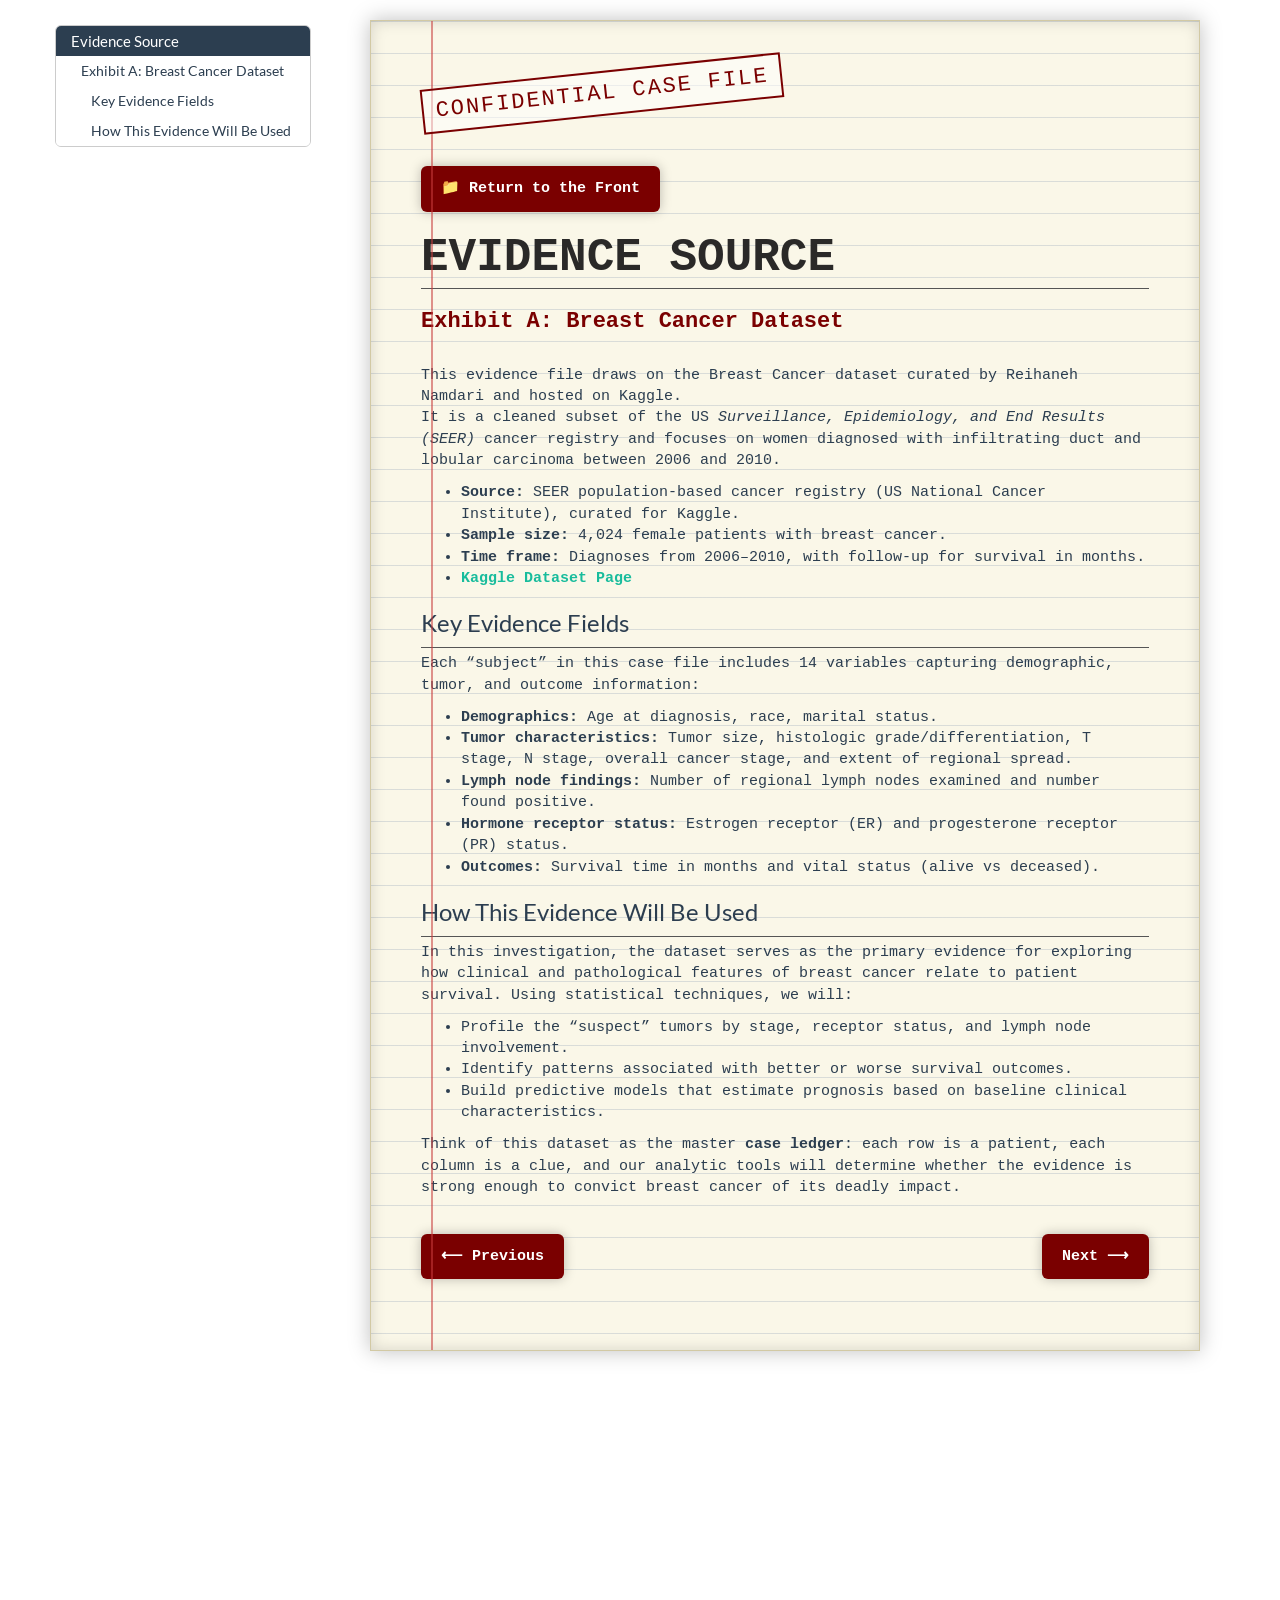
<file: evidence.html>
<!DOCTYPE html>

<html>

<head>

<meta charset="utf-8" />
<meta name="generator" content="pandoc" />
<meta http-equiv="X-UA-Compatible" content="IE=EDGE" />




<title>evidence.knit</title>

<script src="site_libs/header-attrs-2.29/header-attrs.js"></script>
<script src="site_libs/jquery-3.6.0/jquery-3.6.0.min.js"></script>
<meta name="viewport" content="width=device-width, initial-scale=1" />
<link href="site_libs/bootstrap-3.3.5/css/flatly.min.css" rel="stylesheet" />
<script src="site_libs/bootstrap-3.3.5/js/bootstrap.min.js"></script>
<script src="site_libs/bootstrap-3.3.5/shim/html5shiv.min.js"></script>
<script src="site_libs/bootstrap-3.3.5/shim/respond.min.js"></script>
<style>h1 {font-size: 34px;}
       h1.title {font-size: 38px;}
       h2 {font-size: 30px;}
       h3 {font-size: 24px;}
       h4 {font-size: 18px;}
       h5 {font-size: 16px;}
       h6 {font-size: 12px;}
       code {color: inherit; background-color: rgba(0, 0, 0, 0.04);}
       pre:not([class]) { background-color: white }</style>
<script src="site_libs/jqueryui-1.13.2/jquery-ui.min.js"></script>
<link href="site_libs/tocify-1.9.1/jquery.tocify.css" rel="stylesheet" />
<script src="site_libs/tocify-1.9.1/jquery.tocify.js"></script>
<script src="site_libs/navigation-1.1/tabsets.js"></script>
<link href="site_libs/pagedtable-1.1/css/pagedtable.css" rel="stylesheet" />
<script src="site_libs/pagedtable-1.1/js/pagedtable.js"></script>

<style type="text/css">
  code{white-space: pre-wrap;}
  span.smallcaps{font-variant: small-caps;}
  span.underline{text-decoration: underline;}
  div.column{display: inline-block; vertical-align: top; width: 50%;}
  div.hanging-indent{margin-left: 1.5em; text-indent: -1.5em;}
  ul.task-list{list-style: none;}
    </style>







<link rel="stylesheet" href="style2.css" type="text/css" />



<style type = "text/css">
.main-container {
  max-width: 940px;
  margin-left: auto;
  margin-right: auto;
}
img {
  max-width:100%;
}
.tabbed-pane {
  padding-top: 12px;
}
.html-widget {
  margin-bottom: 20px;
}
button.code-folding-btn:focus {
  outline: none;
}
summary {
  display: list-item;
}
details > summary > p:only-child {
  display: inline;
}
pre code {
  padding: 0;
}
</style>



<!-- tabsets -->

<style type="text/css">
.tabset-dropdown > .nav-tabs {
  display: inline-table;
  max-height: 500px;
  min-height: 44px;
  overflow-y: auto;
  border: 1px solid #ddd;
  border-radius: 4px;
}

.tabset-dropdown > .nav-tabs > li.active:before, .tabset-dropdown > .nav-tabs.nav-tabs-open:before {
  content: "\e259";
  font-family: 'Glyphicons Halflings';
  display: inline-block;
  padding: 10px;
  border-right: 1px solid #ddd;
}

.tabset-dropdown > .nav-tabs.nav-tabs-open > li.active:before {
  content: "\e258";
  font-family: 'Glyphicons Halflings';
  border: none;
}

.tabset-dropdown > .nav-tabs > li.active {
  display: block;
}

.tabset-dropdown > .nav-tabs > li > a,
.tabset-dropdown > .nav-tabs > li > a:focus,
.tabset-dropdown > .nav-tabs > li > a:hover {
  border: none;
  display: inline-block;
  border-radius: 4px;
  background-color: transparent;
}

.tabset-dropdown > .nav-tabs.nav-tabs-open > li {
  display: block;
  float: none;
}

.tabset-dropdown > .nav-tabs > li {
  display: none;
}
</style>

<!-- code folding -->



<style type="text/css">

#TOC {
  margin: 25px 0px 20px 0px;
}
@media (max-width: 768px) {
#TOC {
  position: relative;
  width: 100%;
}
}

@media print {
.toc-content {
  /* see https://github.com/w3c/csswg-drafts/issues/4434 */
  float: right;
}
}

.toc-content {
  padding-left: 30px;
  padding-right: 40px;
}

div.main-container {
  max-width: 1200px;
}

div.tocify {
  width: 20%;
  max-width: 260px;
  max-height: 85%;
}

@media (min-width: 768px) and (max-width: 991px) {
  div.tocify {
    width: 25%;
  }
}

@media (max-width: 767px) {
  div.tocify {
    width: 100%;
    max-width: none;
  }
}

.tocify ul, .tocify li {
  line-height: 20px;
}

.tocify-subheader .tocify-item {
  font-size: 0.90em;
}

.tocify .list-group-item {
  border-radius: 0px;
}

.tocify-subheader {
  display: inline;
}
.tocify-subheader .tocify-item {
  font-size: 0.95em;
}

</style>



</head>

<body>


<div class="container-fluid main-container">


<!-- setup 3col/9col grid for toc_float and main content  -->
<div class="row">
<div class="col-xs-12 col-sm-4 col-md-3">
<div id="TOC" class="tocify">
</div>
</div>

<div class="toc-content col-xs-12 col-sm-8 col-md-9">




<div id="header">




</div>


<div class="casefile-wrapper">
<div class="blood-stamp">
CONFIDENTIAL CASE FILE
</div>
<p><a href="index.html" class="casefile-button">📁 Return to the
Front</a></p>
<h1 class="casefile-title">
Evidence Source
</h1>
<div style="border-top: 1px solid #555; margin: 5px 0;">

</div>
<h2 class="casefile-subtitle">
Exhibit A: Breast Cancer Dataset
</h2>
<p class="casefile-text">
This evidence file draws on the Breast Cancer dataset curated by
Reihaneh Namdari and hosted on Kaggle.<br />
It is a cleaned subset of the US <em>Surveillance, Epidemiology, and End
Results (SEER)</em> cancer registry and focuses on women diagnosed with
infiltrating duct and lobular carcinoma between 2006 and 2010.
</p>
<ul class="casefile-bullets">
<li>
<strong>Source:</strong> SEER population-based cancer registry (US
National Cancer Institute), curated for Kaggle.
</li>
<li>
<strong>Sample size:</strong> 4,024 female patients with breast cancer.
</li>
<li>
<strong>Time frame:</strong> Diagnoses from 2006–2010, with follow-up
for survival in months.
</li>
<li>
<a href="https://www.kaggle.com/datasets/reihanenamdari/breast-cancer" target="_blank">
<strong>Kaggle Dataset Page</strong> </a>
</li>
</ul>
<h3 class="casefile-subheading">
Key Evidence Fields
</h3>
<div style="border-top: 1px solid #555; margin: 5px 0;">

</div>
<p class="casefile-text">
Each “subject” in this case file includes 14 variables capturing
demographic, tumor, and outcome information:
</p>
<ul class="casefile-bullets">
<li>
<strong>Demographics:</strong> Age at diagnosis, race, marital status.
</li>
<li>
<strong>Tumor characteristics:</strong> Tumor size, histologic
grade/differentiation, T stage, N stage, overall cancer stage, and
extent of regional spread.
</li>
<li>
<strong>Lymph node findings:</strong> Number of regional lymph nodes
examined and number found positive.
</li>
<li>
<strong>Hormone receptor status:</strong> Estrogen receptor (ER) and
progesterone receptor (PR) status.
</li>
<li>
<strong>Outcomes:</strong> Survival time in months and vital status
(alive vs deceased).
</li>
</ul>
<h3 class="casefile-subheading">
How This Evidence Will Be Used
</h3>
<div style="border-top: 1px solid #555; margin: 5px 0;">

</div>
<p class="casefile-text">
In this investigation, the dataset serves as the primary evidence for
exploring how clinical and pathological features of breast cancer relate
to patient survival. Using statistical techniques, we will:
</p>
<ul class="casefile-bullets">
<li>
Profile the “suspect” tumors by stage, receptor status, and lymph node
involvement.
</li>
<li>
Identify patterns associated with better or worse survival outcomes.
</li>
<li>
Build predictive models that estimate prognosis based on baseline
clinical characteristics.
</li>
</ul>
<p class="casefile-text">
Think of this dataset as the master <strong>case ledger</strong>: each
row is a patient, each column is a clue, and our analytic tools will
determine whether the evidence is strong enough to convict breast cancer
of its deadly impact.
<div
style="display: flex; justify-content: space-between; margin-top: 0px;">
<p><!-- Left / Back -->
<a href="defendant.html" class="casefile-button"> ⟵ Previous </a></p>
<p><!-- Right / Next -->
<a href="crime_scene.html" class="casefile-button"> Next ⟶ </a></p>
</div>
</p>
</div>



</div>
</div>

</div>

<script>

// add bootstrap table styles to pandoc tables
function bootstrapStylePandocTables() {
  $('tr.odd').parent('tbody').parent('table').addClass('table table-condensed');
}
$(document).ready(function () {
  bootstrapStylePandocTables();
});


</script>

<!-- tabsets -->

<script>
$(document).ready(function () {
  window.buildTabsets("TOC");
});

$(document).ready(function () {
  $('.tabset-dropdown > .nav-tabs > li').click(function () {
    $(this).parent().toggleClass('nav-tabs-open');
  });
});
</script>

<!-- code folding -->

<script>
$(document).ready(function ()  {

    // temporarily add toc-ignore selector to headers for the consistency with Pandoc
    $('.unlisted.unnumbered').addClass('toc-ignore')

    // move toc-ignore selectors from section div to header
    $('div.section.toc-ignore')
        .removeClass('toc-ignore')
        .children('h1,h2,h3,h4,h5').addClass('toc-ignore');

    // establish options
    var options = {
      selectors: "h1,h2,h3",
      theme: "bootstrap3",
      context: '.toc-content',
      hashGenerator: function (text) {
        return text.replace(/[.\\/?&!#<>]/g, '').replace(/\s/g, '_');
      },
      ignoreSelector: ".toc-ignore",
      scrollTo: 0
    };
    options.showAndHide = false;
    options.smoothScroll = true;

    // tocify
    var toc = $("#TOC").tocify(options).data("toc-tocify");
});
</script>

<!-- dynamically load mathjax for compatibility with self-contained -->
<script>
  (function () {
    var script = document.createElement("script");
    script.type = "text/javascript";
    script.src  = "https://mathjax.rstudio.com/latest/MathJax.js?config=TeX-AMS-MML_HTMLorMML";
    document.getElementsByTagName("head")[0].appendChild(script);
  })();
</script>

</body>
</html>
</file>
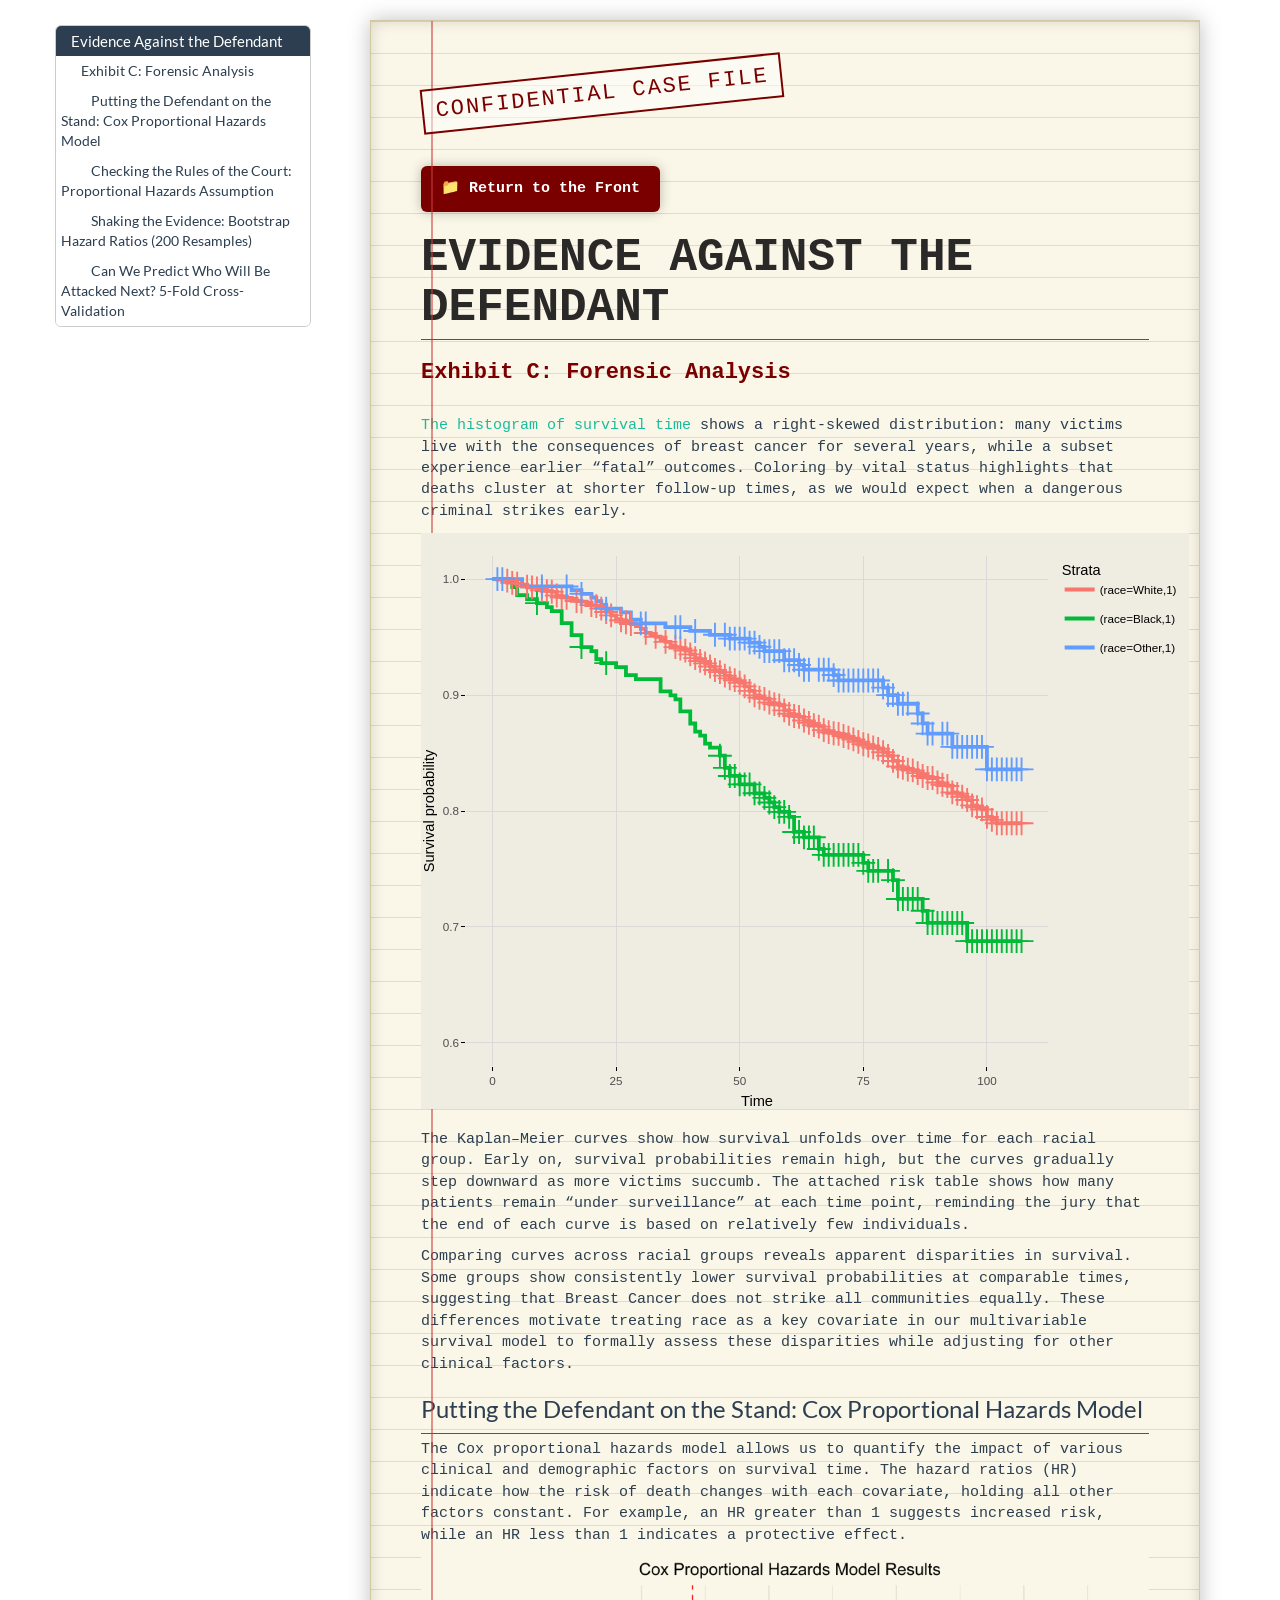
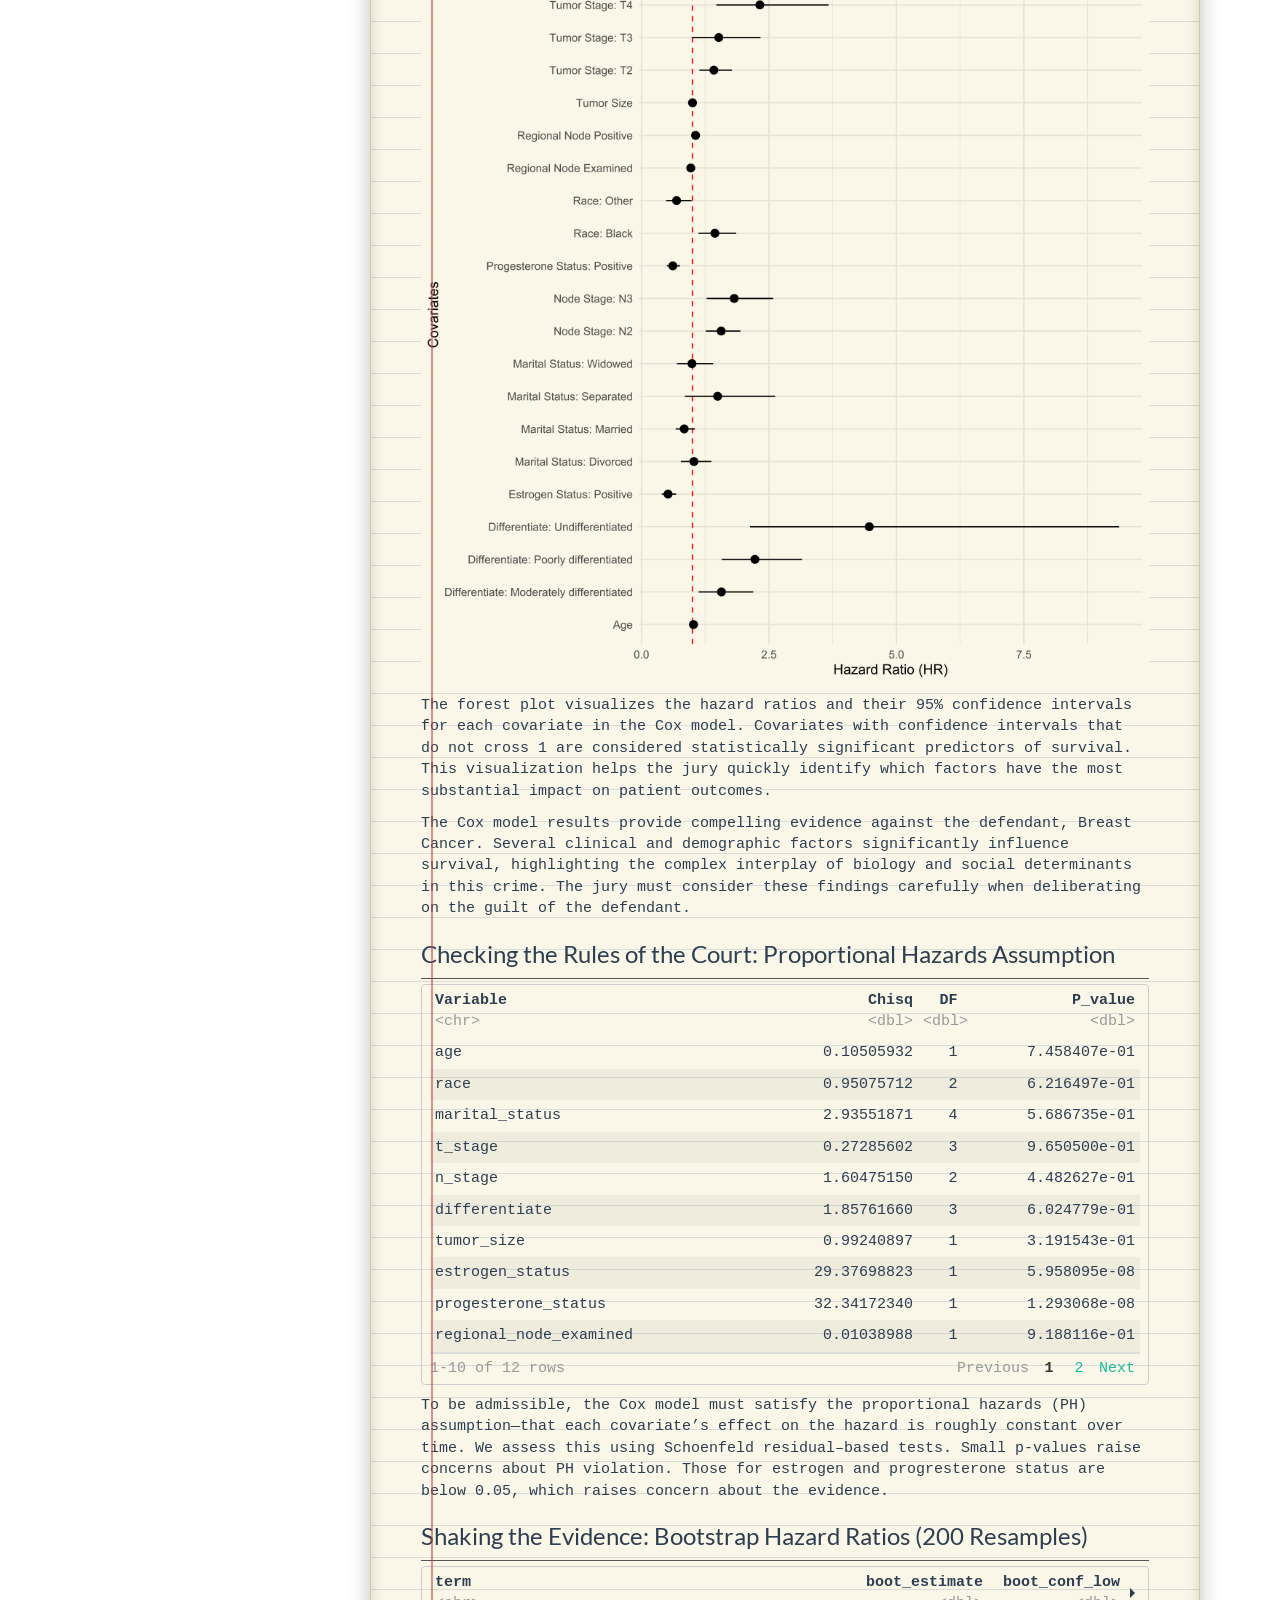
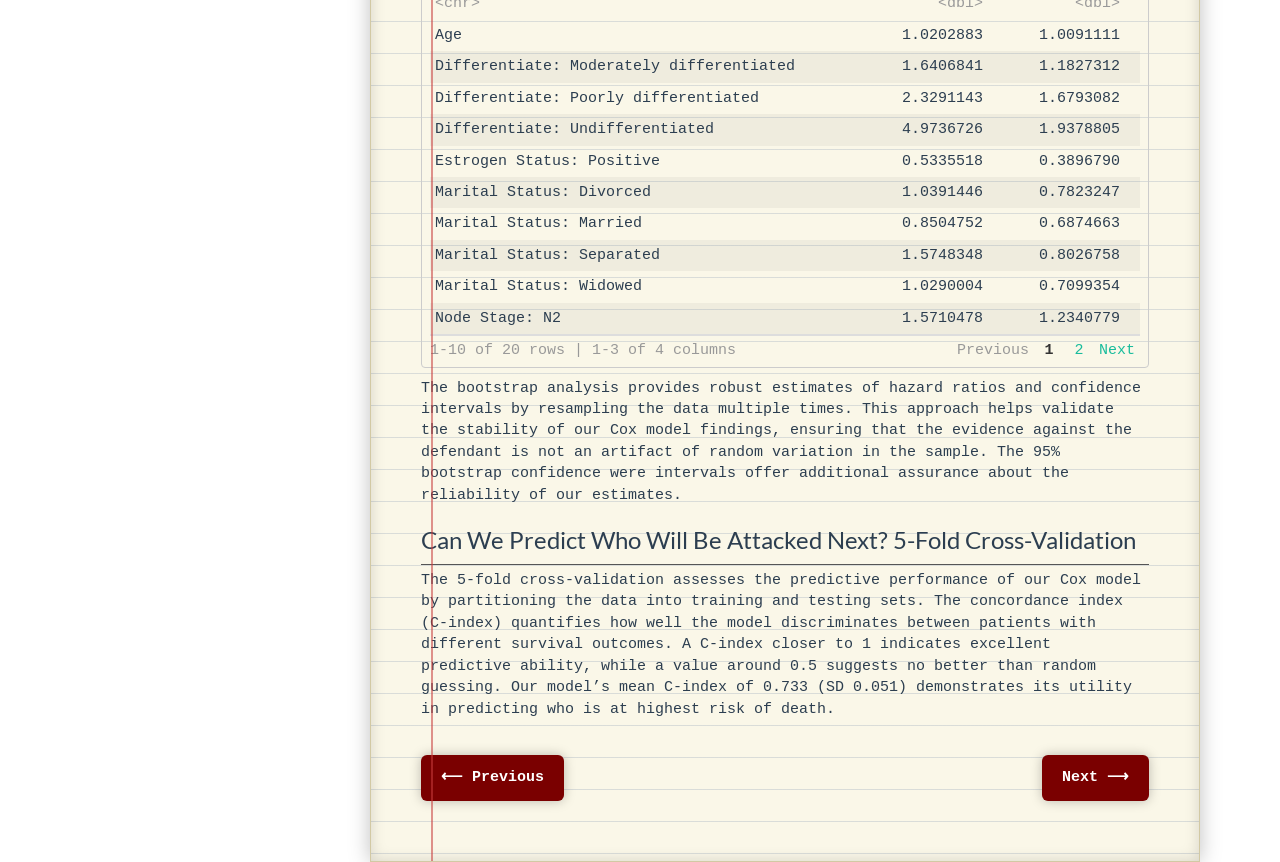
<file: evidence_against.html>
<!DOCTYPE html>

<html>

<head>

<meta charset="utf-8" />
<meta name="generator" content="pandoc" />
<meta http-equiv="X-UA-Compatible" content="IE=EDGE" />




<title>evidence_against.knit</title>

<script src="site_libs/header-attrs-2.29/header-attrs.js"></script>
<script src="site_libs/jquery-3.6.0/jquery-3.6.0.min.js"></script>
<meta name="viewport" content="width=device-width, initial-scale=1" />
<link href="site_libs/bootstrap-3.3.5/css/flatly.min.css" rel="stylesheet" />
<script src="site_libs/bootstrap-3.3.5/js/bootstrap.min.js"></script>
<script src="site_libs/bootstrap-3.3.5/shim/html5shiv.min.js"></script>
<script src="site_libs/bootstrap-3.3.5/shim/respond.min.js"></script>
<style>h1 {font-size: 34px;}
       h1.title {font-size: 38px;}
       h2 {font-size: 30px;}
       h3 {font-size: 24px;}
       h4 {font-size: 18px;}
       h5 {font-size: 16px;}
       h6 {font-size: 12px;}
       code {color: inherit; background-color: rgba(0, 0, 0, 0.04);}
       pre:not([class]) { background-color: white }</style>
<script src="site_libs/jqueryui-1.13.2/jquery-ui.min.js"></script>
<link href="site_libs/tocify-1.9.1/jquery.tocify.css" rel="stylesheet" />
<script src="site_libs/tocify-1.9.1/jquery.tocify.js"></script>
<script src="site_libs/navigation-1.1/tabsets.js"></script>
<link href="site_libs/pagedtable-1.1/css/pagedtable.css" rel="stylesheet" />
<script src="site_libs/pagedtable-1.1/js/pagedtable.js"></script>
<link href="site_libs/htmltools-fill-0.5.8.1/fill.css" rel="stylesheet" />
<script src="site_libs/htmlwidgets-1.6.4/htmlwidgets.js"></script>
<script src="site_libs/plotly-binding-4.11.0/plotly.js"></script>
<script src="site_libs/typedarray-0.1/typedarray.min.js"></script>
<link href="site_libs/crosstalk-1.2.2/css/crosstalk.min.css" rel="stylesheet" />
<script src="site_libs/crosstalk-1.2.2/js/crosstalk.min.js"></script>
<link href="site_libs/plotly-htmlwidgets-css-2.11.1/plotly-htmlwidgets.css" rel="stylesheet" />
<script src="site_libs/plotly-main-2.11.1/plotly-latest.min.js"></script>

<style type="text/css">
  code{white-space: pre-wrap;}
  span.smallcaps{font-variant: small-caps;}
  span.underline{text-decoration: underline;}
  div.column{display: inline-block; vertical-align: top; width: 50%;}
  div.hanging-indent{margin-left: 1.5em; text-indent: -1.5em;}
  ul.task-list{list-style: none;}
    </style>







<link rel="stylesheet" href="style2.css" type="text/css" />



<style type = "text/css">
.main-container {
  max-width: 940px;
  margin-left: auto;
  margin-right: auto;
}
img {
  max-width:100%;
}
.tabbed-pane {
  padding-top: 12px;
}
.html-widget {
  margin-bottom: 20px;
}
button.code-folding-btn:focus {
  outline: none;
}
summary {
  display: list-item;
}
details > summary > p:only-child {
  display: inline;
}
pre code {
  padding: 0;
}
</style>



<!-- tabsets -->

<style type="text/css">
.tabset-dropdown > .nav-tabs {
  display: inline-table;
  max-height: 500px;
  min-height: 44px;
  overflow-y: auto;
  border: 1px solid #ddd;
  border-radius: 4px;
}

.tabset-dropdown > .nav-tabs > li.active:before, .tabset-dropdown > .nav-tabs.nav-tabs-open:before {
  content: "\e259";
  font-family: 'Glyphicons Halflings';
  display: inline-block;
  padding: 10px;
  border-right: 1px solid #ddd;
}

.tabset-dropdown > .nav-tabs.nav-tabs-open > li.active:before {
  content: "\e258";
  font-family: 'Glyphicons Halflings';
  border: none;
}

.tabset-dropdown > .nav-tabs > li.active {
  display: block;
}

.tabset-dropdown > .nav-tabs > li > a,
.tabset-dropdown > .nav-tabs > li > a:focus,
.tabset-dropdown > .nav-tabs > li > a:hover {
  border: none;
  display: inline-block;
  border-radius: 4px;
  background-color: transparent;
}

.tabset-dropdown > .nav-tabs.nav-tabs-open > li {
  display: block;
  float: none;
}

.tabset-dropdown > .nav-tabs > li {
  display: none;
}
</style>

<!-- code folding -->



<style type="text/css">

#TOC {
  margin: 25px 0px 20px 0px;
}
@media (max-width: 768px) {
#TOC {
  position: relative;
  width: 100%;
}
}

@media print {
.toc-content {
  /* see https://github.com/w3c/csswg-drafts/issues/4434 */
  float: right;
}
}

.toc-content {
  padding-left: 30px;
  padding-right: 40px;
}

div.main-container {
  max-width: 1200px;
}

div.tocify {
  width: 20%;
  max-width: 260px;
  max-height: 85%;
}

@media (min-width: 768px) and (max-width: 991px) {
  div.tocify {
    width: 25%;
  }
}

@media (max-width: 767px) {
  div.tocify {
    width: 100%;
    max-width: none;
  }
}

.tocify ul, .tocify li {
  line-height: 20px;
}

.tocify-subheader .tocify-item {
  font-size: 0.90em;
}

.tocify .list-group-item {
  border-radius: 0px;
}

.tocify-subheader {
  display: inline;
}
.tocify-subheader .tocify-item {
  font-size: 0.95em;
}

</style>



</head>

<body>


<div class="container-fluid main-container">


<!-- setup 3col/9col grid for toc_float and main content  -->
<div class="row">
<div class="col-xs-12 col-sm-4 col-md-3">
<div id="TOC" class="tocify">
</div>
</div>

<div class="toc-content col-xs-12 col-sm-8 col-md-9">




<div id="header">




</div>


<div class="casefile-wrapper">
<div class="blood-stamp">
CONFIDENTIAL CASE FILE
</div>
<p><a href="index.html" class="casefile-button">📁 Return to the
Front</a></p>
<h1 class="casefile-title">
Evidence Against the Defendant
</h1>
<div style="border-top: 1px solid #555; margin: 5px 0;">

</div>
<h2 class="casefile-subtitle">
Exhibit C: Forensic Analysis
</h2>
<p><a href = "crime_scene.html" target="_blank" rel="noopener noreferrer">The
histogram of survival time</a> shows a right-skewed distribution: many
victims live with the consequences of breast cancer for several years,
while a subset experience earlier “fatal” outcomes. Coloring by vital
status highlights that deaths cluster at shorter follow-up times, as we
would expect when a dangerous criminal strikes early.</p>
<div id="km-container" style="width:auto; height:auto;">
<div class="plotly html-widget html-fill-item" id="htmlwidget-d5344838745cf12d243e" style="width:768px;height:576px;"></div>
<script type="application/json" data-for="htmlwidget-d5344838745cf12d243e">{"x":{"data":[{"x":[0,2,3,4,5,6,7,8,9,10,11,12,13,14,15,16,17,18,19,20,21,22,23,24,25,26,27,28,29,30,31,32,33,34,35,36,37,38,39,40,41,42,43,44,45,46,47,48,49,50,51,52,53,54,55,56,57,58,59,60,61,62,63,64,65,66,67,68,69,70,71,72,73,74,75,76,77,78,79,80,81,82,83,84,85,86,87,88,89,90,91,92,93,94,95,96,97,98,99,100,101,102,103,104,105,106,107],"y":[1,0.99941400527395252,0.99882801054790504,0.99677582502579309,0.99618931380188858,0.99442874358603839,0.99354845847811335,0.9929614283697068,0.99207957985428075,0.99031379003549536,0.98972501845996885,0.98913607170694295,0.98589396896892856,0.98441984521149895,0.98382984230756632,0.98264877406950202,0.98117243877192162,0.98058172688825407,0.97910405701651171,0.97762638714476935,0.97673898043934293,0.97466773752414282,0.97170702143202814,0.96874450002522317,0.96548373212428151,0.96459443178766102,0.96281528435737329,0.96133037491203499,0.95954793293135754,0.95717134362378764,0.95360645966243274,0.95212062846944046,0.95033763103784974,0.94795806889440604,0.94587595201889274,0.94289869060240261,0.9414100598941576,0.94021764689872489,0.93842618742543427,0.93513870715101388,0.93184807190512098,0.92944794808823716,0.92734444481096023,0.92463906393468842,0.92162819104659111,0.91981871161390805,0.91679796050844364,0.91437256907852715,0.91283838691564367,0.91065530911980852,0.9074811881399556,0.90362093494687534,0.899707744322782,0.89772455311560462,0.89671700591794401,0.89363432713518565,0.89223309730039901,0.89116455466890154,0.88680678178543504,0.88385199034258477,0.88196583586041966,0.88119757293719625,0.87806720855731279,0.87606065643538111,0.87401091226964556,0.8727539454734764,0.86973850735979708,0.86797879363726838,0.86707464906056286,0.86660646620469861,0.86469448282642014,0.86323631337814632,0.86174023657853083,0.85969456242641562,0.85759390375219102,0.8565090284786272,0.85483069596038042,0.8536755193442177,0.85069272577557964,0.84762384869846719,0.8431693690131149,0.83854020384990569,0.83716667362246933,0.8357307102028767,0.83498251798246237,0.83263925553723561,0.83018791327363228,0.82847970769076473,0.82847970769076473,0.82463970904561634,0.82263815635375803,0.82158887299106187,0.81603759682220334,0.81484976917035146,0.81228331320446057,0.80946288503361175,0.8048982447044748,0.80322833133371863,0.80132494666231169,0.79486264870535761,0.79235519555486755,0.78943137564507104,0.78943137564507104,0.78943137564507104,0.78943137564507104,0.78943137564507104,0.78943137564507104],"text":["time:   0<br />surv: 1.0000000<br />strata: race=White","time:   2<br />surv: 0.9994140<br />strata: race=White","time:   3<br />surv: 0.9988280<br />strata: race=White","time:   4<br />surv: 0.9967758<br />strata: race=White","time:   5<br />surv: 0.9961893<br />strata: race=White","time:   6<br />surv: 0.9944287<br />strata: race=White","time:   7<br />surv: 0.9935485<br />strata: race=White","time:   8<br />surv: 0.9929614<br />strata: race=White","time:   9<br />surv: 0.9920796<br />strata: race=White","time:  10<br />surv: 0.9903138<br />strata: race=White","time:  11<br />surv: 0.9897250<br />strata: race=White","time:  12<br />surv: 0.9891361<br />strata: race=White","time:  13<br />surv: 0.9858940<br />strata: race=White","time:  14<br />surv: 0.9844198<br />strata: race=White","time:  15<br />surv: 0.9838298<br />strata: race=White","time:  16<br />surv: 0.9826488<br />strata: race=White","time:  17<br />surv: 0.9811724<br />strata: race=White","time:  18<br />surv: 0.9805817<br />strata: race=White","time:  19<br />surv: 0.9791041<br />strata: race=White","time:  20<br />surv: 0.9776264<br />strata: race=White","time:  21<br />surv: 0.9767390<br />strata: race=White","time:  22<br />surv: 0.9746677<br />strata: race=White","time:  23<br />surv: 0.9717070<br />strata: race=White","time:  24<br />surv: 0.9687445<br />strata: race=White","time:  25<br />surv: 0.9654837<br />strata: race=White","time:  26<br />surv: 0.9645944<br />strata: race=White","time:  27<br />surv: 0.9628153<br />strata: race=White","time:  28<br />surv: 0.9613304<br />strata: race=White","time:  29<br />surv: 0.9595479<br />strata: race=White","time:  30<br />surv: 0.9571713<br />strata: race=White","time:  31<br />surv: 0.9536065<br />strata: race=White","time:  32<br />surv: 0.9521206<br />strata: race=White","time:  33<br />surv: 0.9503376<br />strata: race=White","time:  34<br />surv: 0.9479581<br />strata: race=White","time:  35<br />surv: 0.9458760<br />strata: race=White","time:  36<br />surv: 0.9428987<br />strata: race=White","time:  37<br />surv: 0.9414101<br />strata: race=White","time:  38<br />surv: 0.9402176<br />strata: race=White","time:  39<br />surv: 0.9384262<br />strata: race=White","time:  40<br />surv: 0.9351387<br />strata: race=White","time:  41<br />surv: 0.9318481<br />strata: race=White","time:  42<br />surv: 0.9294479<br />strata: race=White","time:  43<br />surv: 0.9273444<br />strata: race=White","time:  44<br />surv: 0.9246391<br />strata: race=White","time:  45<br />surv: 0.9216282<br />strata: race=White","time:  46<br />surv: 0.9198187<br />strata: race=White","time:  47<br />surv: 0.9167980<br />strata: race=White","time:  48<br />surv: 0.9143726<br />strata: race=White","time:  49<br />surv: 0.9128384<br />strata: race=White","time:  50<br />surv: 0.9106553<br />strata: race=White","time:  51<br />surv: 0.9074812<br />strata: race=White","time:  52<br />surv: 0.9036209<br />strata: race=White","time:  53<br />surv: 0.8997077<br />strata: race=White","time:  54<br />surv: 0.8977246<br />strata: race=White","time:  55<br />surv: 0.8967170<br />strata: race=White","time:  56<br />surv: 0.8936343<br />strata: race=White","time:  57<br />surv: 0.8922331<br />strata: race=White","time:  58<br />surv: 0.8911646<br />strata: race=White","time:  59<br />surv: 0.8868068<br />strata: race=White","time:  60<br />surv: 0.8838520<br />strata: race=White","time:  61<br />surv: 0.8819658<br />strata: race=White","time:  62<br />surv: 0.8811976<br />strata: race=White","time:  63<br />surv: 0.8780672<br />strata: race=White","time:  64<br />surv: 0.8760607<br />strata: race=White","time:  65<br />surv: 0.8740109<br />strata: race=White","time:  66<br />surv: 0.8727539<br />strata: race=White","time:  67<br />surv: 0.8697385<br />strata: race=White","time:  68<br />surv: 0.8679788<br />strata: race=White","time:  69<br />surv: 0.8670746<br />strata: race=White","time:  70<br />surv: 0.8666065<br />strata: race=White","time:  71<br />surv: 0.8646945<br />strata: race=White","time:  72<br />surv: 0.8632363<br />strata: race=White","time:  73<br />surv: 0.8617402<br />strata: race=White","time:  74<br />surv: 0.8596946<br />strata: race=White","time:  75<br />surv: 0.8575939<br />strata: race=White","time:  76<br />surv: 0.8565090<br />strata: race=White","time:  77<br />surv: 0.8548307<br />strata: race=White","time:  78<br />surv: 0.8536755<br />strata: race=White","time:  79<br />surv: 0.8506927<br />strata: race=White","time:  80<br />surv: 0.8476238<br />strata: race=White","time:  81<br />surv: 0.8431694<br />strata: race=White","time:  82<br />surv: 0.8385402<br />strata: race=White","time:  83<br />surv: 0.8371667<br />strata: race=White","time:  84<br />surv: 0.8357307<br />strata: race=White","time:  85<br />surv: 0.8349825<br />strata: race=White","time:  86<br />surv: 0.8326393<br />strata: race=White","time:  87<br />surv: 0.8301879<br />strata: race=White","time:  88<br />surv: 0.8284797<br />strata: race=White","time:  89<br />surv: 0.8284797<br />strata: race=White","time:  90<br />surv: 0.8246397<br />strata: race=White","time:  91<br />surv: 0.8226382<br />strata: race=White","time:  92<br />surv: 0.8215889<br />strata: race=White","time:  93<br />surv: 0.8160376<br />strata: race=White","time:  94<br />surv: 0.8148498<br />strata: race=White","time:  95<br />surv: 0.8122833<br />strata: race=White","time:  96<br />surv: 0.8094629<br />strata: race=White","time:  97<br />surv: 0.8048982<br />strata: race=White","time:  98<br />surv: 0.8032283<br />strata: race=White","time:  99<br />surv: 0.8013249<br />strata: race=White","time: 100<br />surv: 0.7948626<br />strata: race=White","time: 101<br />surv: 0.7923552<br />strata: race=White","time: 102<br />surv: 0.7894314<br />strata: race=White","time: 103<br />surv: 0.7894314<br />strata: race=White","time: 104<br />surv: 0.7894314<br />strata: race=White","time: 105<br />surv: 0.7894314<br />strata: race=White","time: 106<br />surv: 0.7894314<br />strata: race=White","time: 107<br />surv: 0.7894314<br />strata: race=White"],"type":"scatter","mode":"lines","line":{"width":3.7795275590551185,"color":"rgba(248,118,109,1)","dash":"solid","shape":"hv"},"hoveron":"points","name":"(race=White,1)","legendgroup":"(race=White,1)","showlegend":true,"xaxis":"x","yaxis":"y","hoverinfo":"text","frame":null},{"x":[0,4,5,7,9,11,12,14,16,18,20,21,22,23,25,27,29,34,36,37,38,40,41,42,43,44,46,47,48,49,50,51,52,53,54,55,56,57,58,59,60,61,62,63,64,65,66,67,68,69,70,71,72,73,74,75,76,77,78,80,81,82,83,84,85,86,87,88,89,90,91,92,93,94,95,96,97,98,99,100,101,102,103,104,105,106,107],"y":[1,0.99312714776632305,0.9862542955326461,0.98281786941580762,0.97938144329896903,0.97593291709016983,0.97248439088137062,0.96213881225497311,0.9517932336285756,0.94144765500217797,0.93798645038819939,0.93106404116024222,0.92760283654626363,0.92760283654626363,0.92412866861912402,0.91718033276484479,0.91370616483770517,0.90328366105628655,0.89980949312914704,0.89633532520200754,0.8859128214205888,0.87549031763917018,0.86854198178489106,0.86506781385775144,0.85811947800347232,0.85464531007633271,0.84769697422205359,0.83723157947857141,0.83022545747456666,0.83022545747456666,0.82300610567044008,0.82300610567044008,0.82300610567044008,0.81527834880968475,0.81527834880968475,0.81133980606181189,0.80736265014974418,0.80334592054700915,0.79922619787753735,0.79922619787753735,0.79492928283518505,0.78189765524772303,0.78189765524772303,0.77729825727567758,0.77729825727567758,0.77729825727567758,0.76726860234308814,0.76211914863608754,0.76211914863608754,0.76211914863608754,0.76211914863608754,0.76211914863608754,0.76211914863608754,0.76211914863608754,0.76211914863608754,0.75525321036008675,0.74832428182467314,0.74832428182467314,0.74832428182467314,0.74832428182467314,0.74036338520951706,0.72409166245765955,0.72409166245765955,0.72409166245765955,0.72409166245765955,0.72409166245765955,0.71389318833853754,0.70339475909826499,0.70339475909826499,0.70339475909826499,0.70339475909826499,0.70339475909826499,0.70339475909826499,0.70339475909826499,0.70339475909826499,0.68776376445163689,0.68776376445163689,0.68776376445163689,0.68776376445163689,0.68776376445163689,0.68776376445163689,0.68776376445163689,0.68776376445163689,0.68776376445163689,0.68776376445163689,0.68776376445163689,0.68776376445163689],"text":["time:   0<br />surv: 1.0000000<br />strata: race=Black","time:   4<br />surv: 0.9931271<br />strata: race=Black","time:   5<br />surv: 0.9862543<br />strata: race=Black","time:   7<br />surv: 0.9828179<br />strata: race=Black","time:   9<br />surv: 0.9793814<br />strata: race=Black","time:  11<br />surv: 0.9759329<br />strata: race=Black","time:  12<br />surv: 0.9724844<br />strata: race=Black","time:  14<br />surv: 0.9621388<br />strata: race=Black","time:  16<br />surv: 0.9517932<br />strata: race=Black","time:  18<br />surv: 0.9414477<br />strata: race=Black","time:  20<br />surv: 0.9379865<br />strata: race=Black","time:  21<br />surv: 0.9310640<br />strata: race=Black","time:  22<br />surv: 0.9276028<br />strata: race=Black","time:  23<br />surv: 0.9276028<br />strata: race=Black","time:  25<br />surv: 0.9241287<br />strata: race=Black","time:  27<br />surv: 0.9171803<br />strata: race=Black","time:  29<br />surv: 0.9137062<br />strata: race=Black","time:  34<br />surv: 0.9032837<br />strata: race=Black","time:  36<br />surv: 0.8998095<br />strata: race=Black","time:  37<br />surv: 0.8963353<br />strata: race=Black","time:  38<br />surv: 0.8859128<br />strata: race=Black","time:  40<br />surv: 0.8754903<br />strata: race=Black","time:  41<br />surv: 0.8685420<br />strata: race=Black","time:  42<br />surv: 0.8650678<br />strata: race=Black","time:  43<br />surv: 0.8581195<br />strata: race=Black","time:  44<br />surv: 0.8546453<br />strata: race=Black","time:  46<br />surv: 0.8476970<br />strata: race=Black","time:  47<br />surv: 0.8372316<br />strata: race=Black","time:  48<br />surv: 0.8302255<br />strata: race=Black","time:  49<br />surv: 0.8302255<br />strata: race=Black","time:  50<br />surv: 0.8230061<br />strata: race=Black","time:  51<br />surv: 0.8230061<br />strata: race=Black","time:  52<br />surv: 0.8230061<br />strata: race=Black","time:  53<br />surv: 0.8152783<br />strata: race=Black","time:  54<br />surv: 0.8152783<br />strata: race=Black","time:  55<br />surv: 0.8113398<br />strata: race=Black","time:  56<br />surv: 0.8073627<br />strata: race=Black","time:  57<br />surv: 0.8033459<br />strata: race=Black","time:  58<br />surv: 0.7992262<br />strata: race=Black","time:  59<br />surv: 0.7992262<br />strata: race=Black","time:  60<br />surv: 0.7949293<br />strata: race=Black","time:  61<br />surv: 0.7818977<br />strata: race=Black","time:  62<br />surv: 0.7818977<br />strata: race=Black","time:  63<br />surv: 0.7772983<br />strata: race=Black","time:  64<br />surv: 0.7772983<br />strata: race=Black","time:  65<br />surv: 0.7772983<br />strata: race=Black","time:  66<br />surv: 0.7672686<br />strata: race=Black","time:  67<br />surv: 0.7621191<br />strata: race=Black","time:  68<br />surv: 0.7621191<br />strata: race=Black","time:  69<br />surv: 0.7621191<br />strata: race=Black","time:  70<br />surv: 0.7621191<br />strata: race=Black","time:  71<br />surv: 0.7621191<br />strata: race=Black","time:  72<br />surv: 0.7621191<br />strata: race=Black","time:  73<br />surv: 0.7621191<br />strata: race=Black","time:  74<br />surv: 0.7621191<br />strata: race=Black","time:  75<br />surv: 0.7552532<br />strata: race=Black","time:  76<br />surv: 0.7483243<br />strata: race=Black","time:  77<br />surv: 0.7483243<br />strata: race=Black","time:  78<br />surv: 0.7483243<br />strata: race=Black","time:  80<br />surv: 0.7483243<br />strata: race=Black","time:  81<br />surv: 0.7403634<br />strata: race=Black","time:  82<br />surv: 0.7240917<br />strata: race=Black","time:  83<br />surv: 0.7240917<br />strata: race=Black","time:  84<br />surv: 0.7240917<br />strata: race=Black","time:  85<br />surv: 0.7240917<br />strata: race=Black","time:  86<br />surv: 0.7240917<br />strata: race=Black","time:  87<br />surv: 0.7138932<br />strata: race=Black","time:  88<br />surv: 0.7033948<br />strata: race=Black","time:  89<br />surv: 0.7033948<br />strata: race=Black","time:  90<br />surv: 0.7033948<br />strata: race=Black","time:  91<br />surv: 0.7033948<br />strata: race=Black","time:  92<br />surv: 0.7033948<br />strata: race=Black","time:  93<br />surv: 0.7033948<br />strata: race=Black","time:  94<br />surv: 0.7033948<br />strata: race=Black","time:  95<br />surv: 0.7033948<br />strata: race=Black","time:  96<br />surv: 0.6877638<br />strata: race=Black","time:  97<br />surv: 0.6877638<br />strata: race=Black","time:  98<br />surv: 0.6877638<br />strata: race=Black","time:  99<br />surv: 0.6877638<br />strata: race=Black","time: 100<br />surv: 0.6877638<br />strata: race=Black","time: 101<br />surv: 0.6877638<br />strata: race=Black","time: 102<br />surv: 0.6877638<br />strata: race=Black","time: 103<br />surv: 0.6877638<br />strata: race=Black","time: 104<br />surv: 0.6877638<br />strata: race=Black","time: 105<br />surv: 0.6877638<br />strata: race=Black","time: 106<br />surv: 0.6877638<br />strata: race=Black","time: 107<br />surv: 0.6877638<br />strata: race=Black"],"type":"scatter","mode":"lines","line":{"width":3.7795275590551185,"color":"rgba(0,186,56,1)","dash":"solid","shape":"hv"},"hoveron":"points","name":"(race=Black,1)","legendgroup":"(race=Black,1)","showlegend":true,"xaxis":"x","yaxis":"y","hoverinfo":"text","frame":null},{"x":[0,1,2,6,10,15,16,18,20,21,22,23,26,28,30,31,35,37,38,40,41,44,45,47,48,49,50,51,52,53,54,55,56,57,58,59,60,61,62,63,64,66,67,68,69,70,71,72,73,74,75,76,77,78,79,80,81,82,83,84,86,87,88,89,91,92,93,94,95,96,97,98,99,100,101,102,103,104,105,106,107],"y":[1,1,1,0.99371069182389937,0.99371069182389937,0.99371069182389937,0.99054600809197613,0.98738132436005288,0.98419622331373013,0.98101112226740739,0.97782602122108464,0.97464092017476189,0.97143486451629235,0.96502275319935316,0.9618166975408835,0.9618166975408835,0.95857825748182335,0.95857825748182335,0.95857825748182335,0.95531778721827976,0.95531778721827976,0.95203490822440251,0.95203490822440251,0.95203490822440251,0.94872923145973442,0.94872923145973442,0.94872923145973442,0.94872923145973442,0.94527930698169904,0.94527930698169904,0.9416575471848343,0.93792081088648183,0.93792081088648183,0.93792081088648183,0.93792081088648183,0.9300721011719506,0.9300721011719506,0.9300721011719506,0.92601065094849233,0.92187667482818658,0.92187667482818658,0.92187667482818658,0.92187667482818658,0.92187667482818658,0.91729022370963842,0.91261017154785462,0.91261017154785462,0.91261017154785462,0.91261017154785462,0.91261017154785462,0.91261017154785462,0.91261017154785462,0.91261017154785462,0.91261017154785462,0.90648527106766763,0.8999637942973967,0.8999637942973967,0.89252607698915376,0.89252607698915376,0.89252607698915376,0.88410601965906743,0.8755224660701445,0.86676724140944306,0.86676724140944306,0.86676724140944306,0.86676724140944306,0.85536240928563456,0.85536240928563456,0.85536240928563456,0.85536240928563456,0.85536240928563456,0.85536240928563456,0.85536240928563456,0.83592235452914287,0.83592235452914287,0.83592235452914287,0.83592235452914287,0.83592235452914287,0.83592235452914287,0.83592235452914287,0.83592235452914287],"text":["time:   0<br />surv: 1.0000000<br />strata: race=Other","time:   1<br />surv: 1.0000000<br />strata: race=Other","time:   2<br />surv: 1.0000000<br />strata: race=Other","time:   6<br />surv: 0.9937107<br />strata: race=Other","time:  10<br />surv: 0.9937107<br />strata: race=Other","time:  15<br />surv: 0.9937107<br />strata: race=Other","time:  16<br />surv: 0.9905460<br />strata: race=Other","time:  18<br />surv: 0.9873813<br />strata: race=Other","time:  20<br />surv: 0.9841962<br />strata: race=Other","time:  21<br />surv: 0.9810111<br />strata: race=Other","time:  22<br />surv: 0.9778260<br />strata: race=Other","time:  23<br />surv: 0.9746409<br />strata: race=Other","time:  26<br />surv: 0.9714349<br />strata: race=Other","time:  28<br />surv: 0.9650228<br />strata: race=Other","time:  30<br />surv: 0.9618167<br />strata: race=Other","time:  31<br />surv: 0.9618167<br />strata: race=Other","time:  35<br />surv: 0.9585783<br />strata: race=Other","time:  37<br />surv: 0.9585783<br />strata: race=Other","time:  38<br />surv: 0.9585783<br />strata: race=Other","time:  40<br />surv: 0.9553178<br />strata: race=Other","time:  41<br />surv: 0.9553178<br />strata: race=Other","time:  44<br />surv: 0.9520349<br />strata: race=Other","time:  45<br />surv: 0.9520349<br />strata: race=Other","time:  47<br />surv: 0.9520349<br />strata: race=Other","time:  48<br />surv: 0.9487292<br />strata: race=Other","time:  49<br />surv: 0.9487292<br />strata: race=Other","time:  50<br />surv: 0.9487292<br />strata: race=Other","time:  51<br />surv: 0.9487292<br />strata: race=Other","time:  52<br />surv: 0.9452793<br />strata: race=Other","time:  53<br />surv: 0.9452793<br />strata: race=Other","time:  54<br />surv: 0.9416575<br />strata: race=Other","time:  55<br />surv: 0.9379208<br />strata: race=Other","time:  56<br />surv: 0.9379208<br />strata: race=Other","time:  57<br />surv: 0.9379208<br />strata: race=Other","time:  58<br />surv: 0.9379208<br />strata: race=Other","time:  59<br />surv: 0.9300721<br />strata: race=Other","time:  60<br />surv: 0.9300721<br />strata: race=Other","time:  61<br />surv: 0.9300721<br />strata: race=Other","time:  62<br />surv: 0.9260107<br />strata: race=Other","time:  63<br />surv: 0.9218767<br />strata: race=Other","time:  64<br />surv: 0.9218767<br />strata: race=Other","time:  66<br />surv: 0.9218767<br />strata: race=Other","time:  67<br />surv: 0.9218767<br />strata: race=Other","time:  68<br />surv: 0.9218767<br />strata: race=Other","time:  69<br />surv: 0.9172902<br />strata: race=Other","time:  70<br />surv: 0.9126102<br />strata: race=Other","time:  71<br />surv: 0.9126102<br />strata: race=Other","time:  72<br />surv: 0.9126102<br />strata: race=Other","time:  73<br />surv: 0.9126102<br />strata: race=Other","time:  74<br />surv: 0.9126102<br />strata: race=Other","time:  75<br />surv: 0.9126102<br />strata: race=Other","time:  76<br />surv: 0.9126102<br />strata: race=Other","time:  77<br />surv: 0.9126102<br />strata: race=Other","time:  78<br />surv: 0.9126102<br />strata: race=Other","time:  79<br />surv: 0.9064853<br />strata: race=Other","time:  80<br />surv: 0.8999638<br />strata: race=Other","time:  81<br />surv: 0.8999638<br />strata: race=Other","time:  82<br />surv: 0.8925261<br />strata: race=Other","time:  83<br />surv: 0.8925261<br />strata: race=Other","time:  84<br />surv: 0.8925261<br />strata: race=Other","time:  86<br />surv: 0.8841060<br />strata: race=Other","time:  87<br />surv: 0.8755225<br />strata: race=Other","time:  88<br />surv: 0.8667672<br />strata: race=Other","time:  89<br />surv: 0.8667672<br />strata: race=Other","time:  91<br />surv: 0.8667672<br />strata: race=Other","time:  92<br />surv: 0.8667672<br />strata: race=Other","time:  93<br />surv: 0.8553624<br />strata: race=Other","time:  94<br />surv: 0.8553624<br />strata: race=Other","time:  95<br />surv: 0.8553624<br />strata: race=Other","time:  96<br />surv: 0.8553624<br />strata: race=Other","time:  97<br />surv: 0.8553624<br />strata: race=Other","time:  98<br />surv: 0.8553624<br />strata: race=Other","time:  99<br />surv: 0.8553624<br />strata: race=Other","time: 100<br />surv: 0.8359224<br />strata: race=Other","time: 101<br />surv: 0.8359224<br />strata: race=Other","time: 102<br />surv: 0.8359224<br />strata: race=Other","time: 103<br />surv: 0.8359224<br />strata: race=Other","time: 104<br />surv: 0.8359224<br />strata: race=Other","time: 105<br />surv: 0.8359224<br />strata: race=Other","time: 106<br />surv: 0.8359224<br />strata: race=Other","time: 107<br />surv: 0.8359224<br />strata: race=Other"],"type":"scatter","mode":"lines","line":{"width":3.7795275590551185,"color":"rgba(97,156,255,1)","dash":"solid","shape":"hv"},"hoveron":"points","name":"(race=Other,1)","legendgroup":"(race=Other,1)","showlegend":true,"xaxis":"x","yaxis":"y","hoverinfo":"text","frame":null},{"visible":false,"showlegend":false,"xaxis":"x","yaxis":"y","hoverinfo":"text","frame":null},{"name":"(race=White,1)","legendgroup":"(race=White,1)","showlegend":false,"xaxis":"x","yaxis":"y","hoverinfo":"text","frame":null},{"name":"(race=Black,1)","legendgroup":"(race=Black,1)","showlegend":false,"xaxis":"x","yaxis":"y","hoverinfo":"text","frame":null},{"name":"(race=Other,1)","legendgroup":"(race=Other,1)","showlegend":false,"xaxis":"x","yaxis":"y","hoverinfo":"text","frame":null},{"x":[3,4,5,7,8,9,10,11,12,13,14,15,17,18,20,21,22,23,24,26,27,28,31,33,35,37,38,39,40,41,42,43,44,45,46,47,48,49,50,51,52,53,54,55,56,57,58,59,60,61,62,63,64,65,66,67,68,69,70,71,72,73,74,75,76,77,78,79,80,81,82,83,84,85,86,87,88,89,90,91,92,93,94,95,96,97,98,99,100,101,102,103,104,105,106,107],"y":[0.99882801054790504,0.99677582502579309,0.99618931380188858,0.99354845847811335,0.9929614283697068,0.99207957985428075,0.99031379003549536,0.98972501845996885,0.98913607170694295,0.98589396896892856,0.98441984521149895,0.98382984230756632,0.98117243877192162,0.98058172688825407,0.97762638714476935,0.97673898043934293,0.97466773752414282,0.97170702143202814,0.96874450002522317,0.96459443178766102,0.96281528435737329,0.96133037491203499,0.95360645966243274,0.95033763103784974,0.94587595201889274,0.9414100598941576,0.94021764689872489,0.93842618742543427,0.93513870715101388,0.93184807190512098,0.92944794808823716,0.92734444481096023,0.92463906393468842,0.92162819104659111,0.91981871161390805,0.91679796050844364,0.91437256907852715,0.91283838691564367,0.91065530911980852,0.9074811881399556,0.90362093494687534,0.899707744322782,0.89772455311560462,0.89671700591794401,0.89363432713518565,0.89223309730039901,0.89116455466890154,0.88680678178543504,0.88385199034258477,0.88196583586041966,0.88119757293719625,0.87806720855731279,0.87606065643538111,0.87401091226964556,0.8727539454734764,0.86973850735979708,0.86797879363726838,0.86707464906056286,0.86660646620469861,0.86469448282642014,0.86323631337814632,0.86174023657853083,0.85969456242641562,0.85759390375219102,0.8565090284786272,0.85483069596038042,0.8536755193442177,0.85069272577557964,0.84762384869846719,0.8431693690131149,0.83854020384990569,0.83716667362246933,0.8357307102028767,0.83498251798246237,0.83263925553723561,0.83018791327363228,0.82847970769076473,0.82847970769076473,0.82463970904561634,0.82263815635375803,0.82158887299106187,0.81603759682220334,0.81484976917035146,0.81228331320446057,0.80946288503361175,0.8048982447044748,0.80322833133371863,0.80132494666231169,0.79486264870535761,0.79235519555486755,0.78943137564507104,0.78943137564507104,0.78943137564507104,0.78943137564507104,0.78943137564507104,0.78943137564507104],"text":["time:   3<br />surv: 0.9988280<br />strata: race=White","time:   4<br />surv: 0.9967758<br />strata: race=White","time:   5<br />surv: 0.9961893<br />strata: race=White","time:   7<br />surv: 0.9935485<br />strata: race=White","time:   8<br />surv: 0.9929614<br />strata: race=White","time:   9<br />surv: 0.9920796<br />strata: race=White","time:  10<br />surv: 0.9903138<br />strata: race=White","time:  11<br />surv: 0.9897250<br />strata: race=White","time:  12<br />surv: 0.9891361<br />strata: race=White","time:  13<br />surv: 0.9858940<br />strata: race=White","time:  14<br />surv: 0.9844198<br />strata: race=White","time:  15<br />surv: 0.9838298<br />strata: race=White","time:  17<br />surv: 0.9811724<br />strata: race=White","time:  18<br />surv: 0.9805817<br />strata: race=White","time:  20<br />surv: 0.9776264<br />strata: race=White","time:  21<br />surv: 0.9767390<br />strata: race=White","time:  22<br />surv: 0.9746677<br />strata: race=White","time:  23<br />surv: 0.9717070<br />strata: race=White","time:  24<br />surv: 0.9687445<br />strata: race=White","time:  26<br />surv: 0.9645944<br />strata: race=White","time:  27<br />surv: 0.9628153<br />strata: race=White","time:  28<br />surv: 0.9613304<br />strata: race=White","time:  31<br />surv: 0.9536065<br />strata: race=White","time:  33<br />surv: 0.9503376<br />strata: race=White","time:  35<br />surv: 0.9458760<br />strata: race=White","time:  37<br />surv: 0.9414101<br />strata: race=White","time:  38<br />surv: 0.9402176<br />strata: race=White","time:  39<br />surv: 0.9384262<br />strata: race=White","time:  40<br />surv: 0.9351387<br />strata: race=White","time:  41<br />surv: 0.9318481<br />strata: race=White","time:  42<br />surv: 0.9294479<br />strata: race=White","time:  43<br />surv: 0.9273444<br />strata: race=White","time:  44<br />surv: 0.9246391<br />strata: race=White","time:  45<br />surv: 0.9216282<br />strata: race=White","time:  46<br />surv: 0.9198187<br />strata: race=White","time:  47<br />surv: 0.9167980<br />strata: race=White","time:  48<br />surv: 0.9143726<br />strata: race=White","time:  49<br />surv: 0.9128384<br />strata: race=White","time:  50<br />surv: 0.9106553<br />strata: race=White","time:  51<br />surv: 0.9074812<br />strata: race=White","time:  52<br />surv: 0.9036209<br />strata: race=White","time:  53<br />surv: 0.8997077<br />strata: race=White","time:  54<br />surv: 0.8977246<br />strata: race=White","time:  55<br />surv: 0.8967170<br />strata: race=White","time:  56<br />surv: 0.8936343<br />strata: race=White","time:  57<br />surv: 0.8922331<br />strata: race=White","time:  58<br />surv: 0.8911646<br />strata: race=White","time:  59<br />surv: 0.8868068<br />strata: race=White","time:  60<br />surv: 0.8838520<br />strata: race=White","time:  61<br />surv: 0.8819658<br />strata: race=White","time:  62<br />surv: 0.8811976<br />strata: race=White","time:  63<br />surv: 0.8780672<br />strata: race=White","time:  64<br />surv: 0.8760607<br />strata: race=White","time:  65<br />surv: 0.8740109<br />strata: race=White","time:  66<br />surv: 0.8727539<br />strata: race=White","time:  67<br />surv: 0.8697385<br />strata: race=White","time:  68<br />surv: 0.8679788<br />strata: race=White","time:  69<br />surv: 0.8670746<br />strata: race=White","time:  70<br />surv: 0.8666065<br />strata: race=White","time:  71<br />surv: 0.8646945<br />strata: race=White","time:  72<br />surv: 0.8632363<br />strata: race=White","time:  73<br />surv: 0.8617402<br />strata: race=White","time:  74<br />surv: 0.8596946<br />strata: race=White","time:  75<br />surv: 0.8575939<br />strata: race=White","time:  76<br />surv: 0.8565090<br />strata: race=White","time:  77<br />surv: 0.8548307<br />strata: race=White","time:  78<br />surv: 0.8536755<br />strata: race=White","time:  79<br />surv: 0.8506927<br />strata: race=White","time:  80<br />surv: 0.8476238<br />strata: race=White","time:  81<br />surv: 0.8431694<br />strata: race=White","time:  82<br />surv: 0.8385402<br />strata: race=White","time:  83<br />surv: 0.8371667<br />strata: race=White","time:  84<br />surv: 0.8357307<br />strata: race=White","time:  85<br />surv: 0.8349825<br />strata: race=White","time:  86<br />surv: 0.8326393<br />strata: race=White","time:  87<br />surv: 0.8301879<br />strata: race=White","time:  88<br />surv: 0.8284797<br />strata: race=White","time:  89<br />surv: 0.8284797<br />strata: race=White","time:  90<br />surv: 0.8246397<br />strata: race=White","time:  91<br />surv: 0.8226382<br />strata: race=White","time:  92<br />surv: 0.8215889<br />strata: race=White","time:  93<br />surv: 0.8160376<br />strata: race=White","time:  94<br />surv: 0.8148498<br />strata: race=White","time:  95<br />surv: 0.8122833<br />strata: race=White","time:  96<br />surv: 0.8094629<br />strata: race=White","time:  97<br />surv: 0.8048982<br />strata: race=White","time:  98<br />surv: 0.8032283<br />strata: race=White","time:  99<br />surv: 0.8013249<br />strata: race=White","time: 100<br />surv: 0.7948626<br />strata: race=White","time: 101<br />surv: 0.7923552<br />strata: race=White","time: 102<br />surv: 0.7894314<br />strata: race=White","time: 103<br />surv: 0.7894314<br />strata: race=White","time: 104<br />surv: 0.7894314<br />strata: race=White","time: 105<br />surv: 0.7894314<br />strata: race=White","time: 106<br />surv: 0.7894314<br />strata: race=White","time: 107<br />surv: 0.7894314<br />strata: race=White"],"type":"scatter","mode":"markers","marker":{"autocolorscale":false,"color":"rgba(248,118,109,1)","opacity":1,"size":17.007874015748033,"symbol":"cross-thin-open","line":{"width":1.8897637795275593,"color":"rgba(248,118,109,1)"}},"hoveron":"points","name":"(race=White,1)","legendgroup":"(race=White,1)","showlegend":false,"xaxis":"x","yaxis":"y","hoverinfo":"text","frame":null},{"x":[9,18,23,46,47,48,49,50,51,52,53,54,55,56,57,58,59,60,61,62,63,64,65,66,67,68,69,70,71,72,73,74,75,76,77,78,80,81,82,83,84,85,86,87,88,89,90,91,92,93,94,95,96,97,98,99,100,101,102,103,104,105,106,107],"y":[0.97938144329896903,0.94144765500217797,0.92760283654626363,0.84769697422205359,0.83723157947857141,0.83022545747456666,0.83022545747456666,0.82300610567044008,0.82300610567044008,0.82300610567044008,0.81527834880968475,0.81527834880968475,0.81133980606181189,0.80736265014974418,0.80334592054700915,0.79922619787753735,0.79922619787753735,0.79492928283518505,0.78189765524772303,0.78189765524772303,0.77729825727567758,0.77729825727567758,0.77729825727567758,0.76726860234308814,0.76211914863608754,0.76211914863608754,0.76211914863608754,0.76211914863608754,0.76211914863608754,0.76211914863608754,0.76211914863608754,0.76211914863608754,0.75525321036008675,0.74832428182467314,0.74832428182467314,0.74832428182467314,0.74832428182467314,0.74036338520951706,0.72409166245765955,0.72409166245765955,0.72409166245765955,0.72409166245765955,0.72409166245765955,0.71389318833853754,0.70339475909826499,0.70339475909826499,0.70339475909826499,0.70339475909826499,0.70339475909826499,0.70339475909826499,0.70339475909826499,0.70339475909826499,0.68776376445163689,0.68776376445163689,0.68776376445163689,0.68776376445163689,0.68776376445163689,0.68776376445163689,0.68776376445163689,0.68776376445163689,0.68776376445163689,0.68776376445163689,0.68776376445163689,0.68776376445163689],"text":["time:   9<br />surv: 0.9793814<br />strata: race=Black","time:  18<br />surv: 0.9414477<br />strata: race=Black","time:  23<br />surv: 0.9276028<br />strata: race=Black","time:  46<br />surv: 0.8476970<br />strata: race=Black","time:  47<br />surv: 0.8372316<br />strata: race=Black","time:  48<br />surv: 0.8302255<br />strata: race=Black","time:  49<br />surv: 0.8302255<br />strata: race=Black","time:  50<br />surv: 0.8230061<br />strata: race=Black","time:  51<br />surv: 0.8230061<br />strata: race=Black","time:  52<br />surv: 0.8230061<br />strata: race=Black","time:  53<br />surv: 0.8152783<br />strata: race=Black","time:  54<br />surv: 0.8152783<br />strata: race=Black","time:  55<br />surv: 0.8113398<br />strata: race=Black","time:  56<br />surv: 0.8073627<br />strata: race=Black","time:  57<br />surv: 0.8033459<br />strata: race=Black","time:  58<br />surv: 0.7992262<br />strata: race=Black","time:  59<br />surv: 0.7992262<br />strata: race=Black","time:  60<br />surv: 0.7949293<br />strata: race=Black","time:  61<br />surv: 0.7818977<br />strata: race=Black","time:  62<br />surv: 0.7818977<br />strata: race=Black","time:  63<br />surv: 0.7772983<br />strata: race=Black","time:  64<br />surv: 0.7772983<br />strata: race=Black","time:  65<br />surv: 0.7772983<br />strata: race=Black","time:  66<br />surv: 0.7672686<br />strata: race=Black","time:  67<br />surv: 0.7621191<br />strata: race=Black","time:  68<br />surv: 0.7621191<br />strata: race=Black","time:  69<br />surv: 0.7621191<br />strata: race=Black","time:  70<br />surv: 0.7621191<br />strata: race=Black","time:  71<br />surv: 0.7621191<br />strata: race=Black","time:  72<br />surv: 0.7621191<br />strata: race=Black","time:  73<br />surv: 0.7621191<br />strata: race=Black","time:  74<br />surv: 0.7621191<br />strata: race=Black","time:  75<br />surv: 0.7552532<br />strata: race=Black","time:  76<br />surv: 0.7483243<br />strata: race=Black","time:  77<br />surv: 0.7483243<br />strata: race=Black","time:  78<br />surv: 0.7483243<br />strata: race=Black","time:  80<br />surv: 0.7483243<br />strata: race=Black","time:  81<br />surv: 0.7403634<br />strata: race=Black","time:  82<br />surv: 0.7240917<br />strata: race=Black","time:  83<br />surv: 0.7240917<br />strata: race=Black","time:  84<br />surv: 0.7240917<br />strata: race=Black","time:  85<br />surv: 0.7240917<br />strata: race=Black","time:  86<br />surv: 0.7240917<br />strata: race=Black","time:  87<br />surv: 0.7138932<br />strata: race=Black","time:  88<br />surv: 0.7033948<br />strata: race=Black","time:  89<br />surv: 0.7033948<br />strata: race=Black","time:  90<br />surv: 0.7033948<br />strata: race=Black","time:  91<br />surv: 0.7033948<br />strata: race=Black","time:  92<br />surv: 0.7033948<br />strata: race=Black","time:  93<br />surv: 0.7033948<br />strata: race=Black","time:  94<br />surv: 0.7033948<br />strata: race=Black","time:  95<br />surv: 0.7033948<br />strata: race=Black","time:  96<br />surv: 0.6877638<br />strata: race=Black","time:  97<br />surv: 0.6877638<br />strata: race=Black","time:  98<br />surv: 0.6877638<br />strata: race=Black","time:  99<br />surv: 0.6877638<br />strata: race=Black","time: 100<br />surv: 0.6877638<br />strata: race=Black","time: 101<br />surv: 0.6877638<br />strata: race=Black","time: 102<br />surv: 0.6877638<br />strata: race=Black","time: 103<br />surv: 0.6877638<br />strata: race=Black","time: 104<br />surv: 0.6877638<br />strata: race=Black","time: 105<br />surv: 0.6877638<br />strata: race=Black","time: 106<br />surv: 0.6877638<br />strata: race=Black","time: 107<br />surv: 0.6877638<br />strata: race=Black"],"type":"scatter","mode":"markers","marker":{"autocolorscale":false,"color":"rgba(0,186,56,1)","opacity":1,"size":17.007874015748033,"symbol":"cross-thin-open","line":{"width":1.8897637795275593,"color":"rgba(0,186,56,1)"}},"hoveron":"points","name":"(race=Black,1)","legendgroup":"(race=Black,1)","showlegend":false,"xaxis":"x","yaxis":"y","hoverinfo":"text","frame":null},{"x":[1,2,10,15,18,23,30,31,37,38,41,45,47,48,49,50,51,52,53,54,55,56,57,58,59,60,61,62,63,64,66,67,68,69,70,71,72,73,74,75,76,77,78,79,80,81,82,83,84,86,87,88,89,91,92,93,94,95,96,97,98,99,100,101,102,103,104,105,106,107],"y":[1,1,0.99371069182389937,0.99371069182389937,0.98738132436005288,0.97464092017476189,0.9618166975408835,0.9618166975408835,0.95857825748182335,0.95857825748182335,0.95531778721827976,0.95203490822440251,0.95203490822440251,0.94872923145973442,0.94872923145973442,0.94872923145973442,0.94872923145973442,0.94527930698169904,0.94527930698169904,0.9416575471848343,0.93792081088648183,0.93792081088648183,0.93792081088648183,0.93792081088648183,0.9300721011719506,0.9300721011719506,0.9300721011719506,0.92601065094849233,0.92187667482818658,0.92187667482818658,0.92187667482818658,0.92187667482818658,0.92187667482818658,0.91729022370963842,0.91261017154785462,0.91261017154785462,0.91261017154785462,0.91261017154785462,0.91261017154785462,0.91261017154785462,0.91261017154785462,0.91261017154785462,0.91261017154785462,0.90648527106766763,0.8999637942973967,0.8999637942973967,0.89252607698915376,0.89252607698915376,0.89252607698915376,0.88410601965906743,0.8755224660701445,0.86676724140944306,0.86676724140944306,0.86676724140944306,0.86676724140944306,0.85536240928563456,0.85536240928563456,0.85536240928563456,0.85536240928563456,0.85536240928563456,0.85536240928563456,0.85536240928563456,0.83592235452914287,0.83592235452914287,0.83592235452914287,0.83592235452914287,0.83592235452914287,0.83592235452914287,0.83592235452914287,0.83592235452914287],"text":["time:   1<br />surv: 1.0000000<br />strata: race=Other","time:   2<br />surv: 1.0000000<br />strata: race=Other","time:  10<br />surv: 0.9937107<br />strata: race=Other","time:  15<br />surv: 0.9937107<br />strata: race=Other","time:  18<br />surv: 0.9873813<br />strata: race=Other","time:  23<br />surv: 0.9746409<br />strata: race=Other","time:  30<br />surv: 0.9618167<br />strata: race=Other","time:  31<br />surv: 0.9618167<br />strata: race=Other","time:  37<br />surv: 0.9585783<br />strata: race=Other","time:  38<br />surv: 0.9585783<br />strata: race=Other","time:  41<br />surv: 0.9553178<br />strata: race=Other","time:  45<br />surv: 0.9520349<br />strata: race=Other","time:  47<br />surv: 0.9520349<br />strata: race=Other","time:  48<br />surv: 0.9487292<br />strata: race=Other","time:  49<br />surv: 0.9487292<br />strata: race=Other","time:  50<br />surv: 0.9487292<br />strata: race=Other","time:  51<br />surv: 0.9487292<br />strata: race=Other","time:  52<br />surv: 0.9452793<br />strata: race=Other","time:  53<br />surv: 0.9452793<br />strata: race=Other","time:  54<br />surv: 0.9416575<br />strata: race=Other","time:  55<br />surv: 0.9379208<br />strata: race=Other","time:  56<br />surv: 0.9379208<br />strata: race=Other","time:  57<br />surv: 0.9379208<br />strata: race=Other","time:  58<br />surv: 0.9379208<br />strata: race=Other","time:  59<br />surv: 0.9300721<br />strata: race=Other","time:  60<br />surv: 0.9300721<br />strata: race=Other","time:  61<br />surv: 0.9300721<br />strata: race=Other","time:  62<br />surv: 0.9260107<br />strata: race=Other","time:  63<br />surv: 0.9218767<br />strata: race=Other","time:  64<br />surv: 0.9218767<br />strata: race=Other","time:  66<br />surv: 0.9218767<br />strata: race=Other","time:  67<br />surv: 0.9218767<br />strata: race=Other","time:  68<br />surv: 0.9218767<br />strata: race=Other","time:  69<br />surv: 0.9172902<br />strata: race=Other","time:  70<br />surv: 0.9126102<br />strata: race=Other","time:  71<br />surv: 0.9126102<br />strata: race=Other","time:  72<br />surv: 0.9126102<br />strata: race=Other","time:  73<br />surv: 0.9126102<br />strata: race=Other","time:  74<br />surv: 0.9126102<br />strata: race=Other","time:  75<br />surv: 0.9126102<br />strata: race=Other","time:  76<br />surv: 0.9126102<br />strata: race=Other","time:  77<br />surv: 0.9126102<br />strata: race=Other","time:  78<br />surv: 0.9126102<br />strata: race=Other","time:  79<br />surv: 0.9064853<br />strata: race=Other","time:  80<br />surv: 0.8999638<br />strata: race=Other","time:  81<br />surv: 0.8999638<br />strata: race=Other","time:  82<br />surv: 0.8925261<br />strata: race=Other","time:  83<br />surv: 0.8925261<br />strata: race=Other","time:  84<br />surv: 0.8925261<br />strata: race=Other","time:  86<br />surv: 0.8841060<br />strata: race=Other","time:  87<br />surv: 0.8755225<br />strata: race=Other","time:  88<br />surv: 0.8667672<br />strata: race=Other","time:  89<br />surv: 0.8667672<br />strata: race=Other","time:  91<br />surv: 0.8667672<br />strata: race=Other","time:  92<br />surv: 0.8667672<br />strata: race=Other","time:  93<br />surv: 0.8553624<br />strata: race=Other","time:  94<br />surv: 0.8553624<br />strata: race=Other","time:  95<br />surv: 0.8553624<br />strata: race=Other","time:  96<br />surv: 0.8553624<br />strata: race=Other","time:  97<br />surv: 0.8553624<br />strata: race=Other","time:  98<br />surv: 0.8553624<br />strata: race=Other","time:  99<br />surv: 0.8553624<br />strata: race=Other","time: 100<br />surv: 0.8359224<br />strata: race=Other","time: 101<br />surv: 0.8359224<br />strata: race=Other","time: 102<br />surv: 0.8359224<br />strata: race=Other","time: 103<br />surv: 0.8359224<br />strata: race=Other","time: 104<br />surv: 0.8359224<br />strata: race=Other","time: 105<br />surv: 0.8359224<br />strata: race=Other","time: 106<br />surv: 0.8359224<br />strata: race=Other","time: 107<br />surv: 0.8359224<br />strata: race=Other"],"type":"scatter","mode":"markers","marker":{"autocolorscale":false,"color":"rgba(97,156,255,1)","opacity":1,"size":17.007874015748033,"symbol":"cross-thin-open","line":{"width":1.8897637795275593,"color":"rgba(97,156,255,1)"}},"hoveron":"points","name":"(race=Other,1)","legendgroup":"(race=Other,1)","showlegend":false,"xaxis":"x","yaxis":"y","hoverinfo":"text","frame":null}],"layout":{"margin":{"t":23.305936073059364,"r":7.3059360730593621,"b":37.260273972602747,"l":43.105022831050242},"plot_bgcolor":"rgba(239,237,226,1)","paper_bgcolor":"rgba(239,237,226,1)","font":{"color":"rgba(0,0,0,1)","family":"","size":14.611872146118724},"xaxis":{"domain":[0,1],"automargin":true,"type":"linear","autorange":false,"range":[-5.3500000000000005,112.34999999999999],"tickmode":"array","ticktext":["0","25","50","75","100"],"tickvals":[0,25.000000000000004,50,75,100],"categoryorder":"array","categoryarray":["0","25","50","75","100"],"nticks":null,"ticks":"outside","tickcolor":"rgba(0,0,0,1)","ticklen":3.6529680365296811,"tickwidth":0,"showticklabels":true,"tickfont":{"color":"rgba(77,77,77,1)","family":"","size":11.68949771689498},"tickangle":-0,"showline":false,"linecolor":null,"linewidth":0,"showgrid":true,"gridcolor":"rgba(217,217,217,1)","gridwidth":0,"zeroline":false,"anchor":"y","title":{"text":"Time","font":{"color":"rgba(0,0,0,1)","family":"","size":14.611872146118724}},"hoverformat":".2f"},"yaxis":{"domain":[0,1],"automargin":true,"type":"linear","autorange":false,"range":[0.57999999999999996,1.02],"tickmode":"array","ticktext":["0.6","0.7","0.8","0.9","1.0"],"tickvals":[0.60000000000000009,0.70000000000000007,0.80000000000000004,0.90000000000000013,1],"categoryorder":"array","categoryarray":["0.6","0.7","0.8","0.9","1.0"],"nticks":null,"ticks":"outside","tickcolor":"rgba(0,0,0,1)","ticklen":3.6529680365296811,"tickwidth":0,"showticklabels":true,"tickfont":{"color":"rgba(77,77,77,1)","family":"","size":11.689497716894984},"tickangle":-0,"showline":false,"linecolor":null,"linewidth":0,"showgrid":true,"gridcolor":"rgba(217,217,217,1)","gridwidth":0,"zeroline":false,"anchor":"x","title":{"text":"Survival probability","font":{"color":"rgba(0,0,0,1)","family":"","size":14.611872146118724}},"hoverformat":".2f"},"shapes":[{"type":"rect","fillcolor":null,"line":{"color":null,"width":0,"linetype":[]},"yref":"paper","xref":"paper","layer":"below","x0":0,"x1":1,"y0":0,"y1":1}],"showlegend":true,"legend":{"bgcolor":null,"bordercolor":null,"borderwidth":0,"font":{"color":"rgba(0,0,0,1)","family":"","size":11.68949771689498},"title":{"text":"Strata","font":{"color":"rgba(0,0,0,1)","family":"","size":14.611872146118724}}},"hovermode":"closest","barmode":"relative","autosize":true},"config":{"doubleClick":"reset","modeBarButtonsToAdd":["hoverclosest","hovercompare"],"showSendToCloud":false,"responsive":true},"source":"A","attrs":{"45003cc46b56":{"x":{},"y":{},"colour":{},"type":"scatter"},"450025f1637":{"x":{},"y":{}},"45004c432016":{"x":{},"y":{},"ymin":{},"ymax":{},"fill":{}},"450022a84101":{"x":{},"y":{},"colour":{}}},"cur_data":"45003cc46b56","visdat":{"45003cc46b56":["function (y) ","x"],"450025f1637":["function (y) ","x"],"45004c432016":["function (y) ","x"],"450022a84101":["function (y) ","x"]},"highlight":{"on":"plotly_click","persistent":false,"dynamic":false,"selectize":false,"opacityDim":0.20000000000000001,"selected":{"opacity":1},"debounce":0},"shinyEvents":["plotly_hover","plotly_click","plotly_selected","plotly_relayout","plotly_brushed","plotly_brushing","plotly_clickannotation","plotly_doubleclick","plotly_deselect","plotly_afterplot","plotly_sunburstclick"],"base_url":"https://plot.ly"},"evals":[],"jsHooks":[]}</script>
</div>
<p>The Kaplan–Meier curves show how survival unfolds over time for each
racial group. Early on, survival probabilities remain high, but the
curves gradually step downward as more victims succumb. The attached
risk table shows how many patients remain “under surveillance” at each
time point, reminding the jury that the end of each curve is based on
relatively few individuals.</p>
<p>Comparing curves across racial groups reveals apparent disparities in
survival. Some groups show consistently lower survival probabilities at
comparable times, suggesting that Breast Cancer does not strike all
communities equally. These differences motivate treating race as a key
covariate in our multivariable survival model to formally assess these
disparities while adjusting for other clinical factors.</p>
<div
id="putting-the-defendant-on-the-stand-cox-proportional-hazards-model"
class="section level3">
<h3>Putting the Defendant on the Stand: Cox Proportional Hazards
Model</h3>
<div style="border-top: 1px solid #555; margin: 5px 0;">

</div>
<p>The Cox proportional hazards model allows us to quantify the impact
of various clinical and demographic factors on survival time. The hazard
ratios (HR) indicate how the risk of death changes with each covariate,
holding all other factors constant. For example, an HR greater than 1
suggests increased risk, while an HR less than 1 indicates a protective
effect.</p>
<p><img src="evidence_against_files/figure-html/unnamed-chunk-5-1.png" width="8000" /></p>
<p>The forest plot visualizes the hazard ratios and their 95% confidence
intervals for each covariate in the Cox model. Covariates with
confidence intervals that do not cross 1 are considered statistically
significant predictors of survival. This visualization helps the jury
quickly identify which factors have the most substantial impact on
patient outcomes.</p>
<p>The Cox model results provide compelling evidence against the
defendant, Breast Cancer. Several clinical and demographic factors
significantly influence survival, highlighting the complex interplay of
biology and social determinants in this crime. The jury must consider
these findings carefully when deliberating on the guilt of the
defendant.</p>
</div>
<div
id="checking-the-rules-of-the-court-proportional-hazards-assumption"
class="section level3">
<h3>Checking the Rules of the Court: Proportional Hazards
Assumption</h3>
<div style="border-top: 1px solid #555; margin: 5px 0;">

</div>
<div data-pagedtable="false">
<script data-pagedtable-source type="application/json">
{"columns":[{"label":["Variable"],"name":[1],"type":["chr"],"align":["left"]},{"label":["Chisq"],"name":[2],"type":["dbl"],"align":["right"]},{"label":["DF"],"name":[3],"type":["dbl"],"align":["right"]},{"label":["P_value"],"name":[4],"type":["dbl"],"align":["right"]}],"data":[{"1":"age","2":"0.10505932","3":"1","4":"7.458407e-01"},{"1":"race","2":"0.95075712","3":"2","4":"6.216497e-01"},{"1":"marital_status","2":"2.93551871","3":"4","4":"5.686735e-01"},{"1":"t_stage","2":"0.27285602","3":"3","4":"9.650500e-01"},{"1":"n_stage","2":"1.60475150","3":"2","4":"4.482627e-01"},{"1":"differentiate","2":"1.85761660","3":"3","4":"6.024779e-01"},{"1":"tumor_size","2":"0.99240897","3":"1","4":"3.191543e-01"},{"1":"estrogen_status","2":"29.37698823","3":"1","4":"5.958095e-08"},{"1":"progesterone_status","2":"32.34172340","3":"1","4":"1.293068e-08"},{"1":"regional_node_examined","2":"0.01038988","3":"1","4":"9.188116e-01"},{"1":"regional_node_positive","2":"0.01637432","3":"1","4":"8.981789e-01"},{"1":"GLOBAL","2":"51.16080616","3":"20","4":"1.507501e-04"}],"options":{"columns":{"min":{},"max":[10]},"rows":{"min":[10],"max":[10]},"pages":{}}}
  </script>
</div>
<p>To be admissible, the Cox model must satisfy the proportional hazards
(PH) assumption—that each covariate’s effect on the hazard is roughly
constant over time. We assess this using Schoenfeld residual–based
tests. Small p-values raise concerns about PH violation. Those for
estrogen and progresterone status are below 0.05, which raises concern
about the evidence.</p>
</div>
<div id="shaking-the-evidence-bootstrap-hazard-ratios-200-resamples"
class="section level3">
<h3>Shaking the Evidence: Bootstrap Hazard Ratios (200 Resamples)</h3>
<div style="border-top: 1px solid #555; margin: 5px 0;">

</div>
<div data-pagedtable="false">
<script data-pagedtable-source type="application/json">
{"columns":[{"label":["term"],"name":[1],"type":["chr"],"align":["left"]},{"label":["boot_estimate"],"name":[2],"type":["dbl"],"align":["right"]},{"label":["boot_conf_low"],"name":[3],"type":["dbl"],"align":["right"]},{"label":["boot_conf_high"],"name":[4],"type":["dbl"],"align":["right"]}],"data":[{"1":"Age","2":"1.0202883","3":"1.0091111","4":"1.0311097"},{"1":"Differentiate: Moderately differentiated","2":"1.6406841","3":"1.1827312","4":"2.3289973"},{"1":"Differentiate: Poorly differentiated","2":"2.3291143","3":"1.6793082","4":"3.3885691"},{"1":"Differentiate: Undifferentiated","2":"4.9736726","3":"1.9378805","4":"9.3318431"},{"1":"Estrogen Status: Positive","2":"0.5335518","3":"0.3896790","4":"0.7223044"},{"1":"Marital Status: Divorced","2":"1.0391446","3":"0.7823247","4":"1.3798768"},{"1":"Marital Status: Married","2":"0.8504752","3":"0.6874663","4":"1.0487016"},{"1":"Marital Status: Separated","2":"1.5748348","3":"0.8026758","4":"3.0100379"},{"1":"Marital Status: Widowed","2":"1.0290004","3":"0.7099354","4":"1.3989205"},{"1":"Node Stage: N2","2":"1.5710478","3":"1.2340779","4":"1.8931263"},{"1":"Node Stage: N3","2":"1.8310045","3":"1.2828949","4":"2.5202596"},{"1":"Progesterone Status: Positive","2":"0.6133469","3":"0.5001477","4":"0.7692518"},{"1":"Race: Black","2":"1.4495758","3":"1.0257366","4":"1.9836054"},{"1":"Race: Other","2":"0.6969244","3":"0.4356937","4":"0.9928170"},{"1":"Regional Node Examined","2":"0.9667044","3":"0.9518479","4":"0.9818852"},{"1":"Regional Node Positive","2":"1.0640956","3":"1.0386286","4":"1.0883909"},{"1":"Tumor Stage: T2","2":"1.4044039","3":"1.1089158","4":"1.8147871"},{"1":"Tumor Stage: T3","2":"1.5225612","3":"0.9519079","4":"2.3002840"},{"1":"Tumor Stage: T4","2":"2.3396761","3":"1.4194524","4":"3.6122725"},{"1":"Tumor Size","2":"1.0018316","3":"0.9964566","4":"1.0084436"}],"options":{"columns":{"min":{},"max":[10]},"rows":{"min":[10],"max":[10]},"pages":{}}}
  </script>
</div>
<p>The bootstrap analysis provides robust estimates of hazard ratios and
confidence intervals by resampling the data multiple times. This
approach helps validate the stability of our Cox model findings,
ensuring that the evidence against the defendant is not an artifact of
random variation in the sample. The 95% bootstrap confidence were
intervals offer additional assurance about the reliability of our
estimates.</p>
</div>
<div
id="can-we-predict-who-will-be-attacked-next-5-fold-cross-validation"
class="section level3">
<h3>Can We Predict Who Will Be Attacked Next? 5-Fold
Cross-Validation</h3>
<div style="border-top: 1px solid #555; margin: 5px 0;">

</div>
<p>The 5-fold cross-validation assesses the predictive performance of
our Cox model by partitioning the data into training and testing sets.
The concordance index (C-index) quantifies how well the model
discriminates between patients with different survival outcomes. A
C-index closer to 1 indicates excellent predictive ability, while a
value around 0.5 suggests no better than random guessing. Our model’s
mean C-index of 0.733 (SD 0.051) demonstrates its utility in predicting
who is at highest risk of death.</p>
<div
style="display: flex; justify-content: space-between; margin-top: 0px;">
<p><!-- Left / Back -->
<a href="crime_scene.html" class="casefile-button"> ⟵ Previous </a></p>
<p><!-- Right / Next --> <a href="closing.html" class="casefile-button">
Next ⟶ </a></p>
</div>
</div>
</div>



</div>
</div>

</div>

<script>

// add bootstrap table styles to pandoc tables
function bootstrapStylePandocTables() {
  $('tr.odd').parent('tbody').parent('table').addClass('table table-condensed');
}
$(document).ready(function () {
  bootstrapStylePandocTables();
});


</script>

<!-- tabsets -->

<script>
$(document).ready(function () {
  window.buildTabsets("TOC");
});

$(document).ready(function () {
  $('.tabset-dropdown > .nav-tabs > li').click(function () {
    $(this).parent().toggleClass('nav-tabs-open');
  });
});
</script>

<!-- code folding -->

<script>
$(document).ready(function ()  {

    // temporarily add toc-ignore selector to headers for the consistency with Pandoc
    $('.unlisted.unnumbered').addClass('toc-ignore')

    // move toc-ignore selectors from section div to header
    $('div.section.toc-ignore')
        .removeClass('toc-ignore')
        .children('h1,h2,h3,h4,h5').addClass('toc-ignore');

    // establish options
    var options = {
      selectors: "h1,h2,h3",
      theme: "bootstrap3",
      context: '.toc-content',
      hashGenerator: function (text) {
        return text.replace(/[.\\/?&!#<>]/g, '').replace(/\s/g, '_');
      },
      ignoreSelector: ".toc-ignore",
      scrollTo: 0
    };
    options.showAndHide = false;
    options.smoothScroll = true;

    // tocify
    var toc = $("#TOC").tocify(options).data("toc-tocify");
});
</script>

<!-- dynamically load mathjax for compatibility with self-contained -->
<script>
  (function () {
    var script = document.createElement("script");
    script.type = "text/javascript";
    script.src  = "https://mathjax.rstudio.com/latest/MathJax.js?config=TeX-AMS-MML_HTMLorMML";
    document.getElementsByTagName("head")[0].appendChild(script);
  })();
</script>

</body>
</html>
</file>
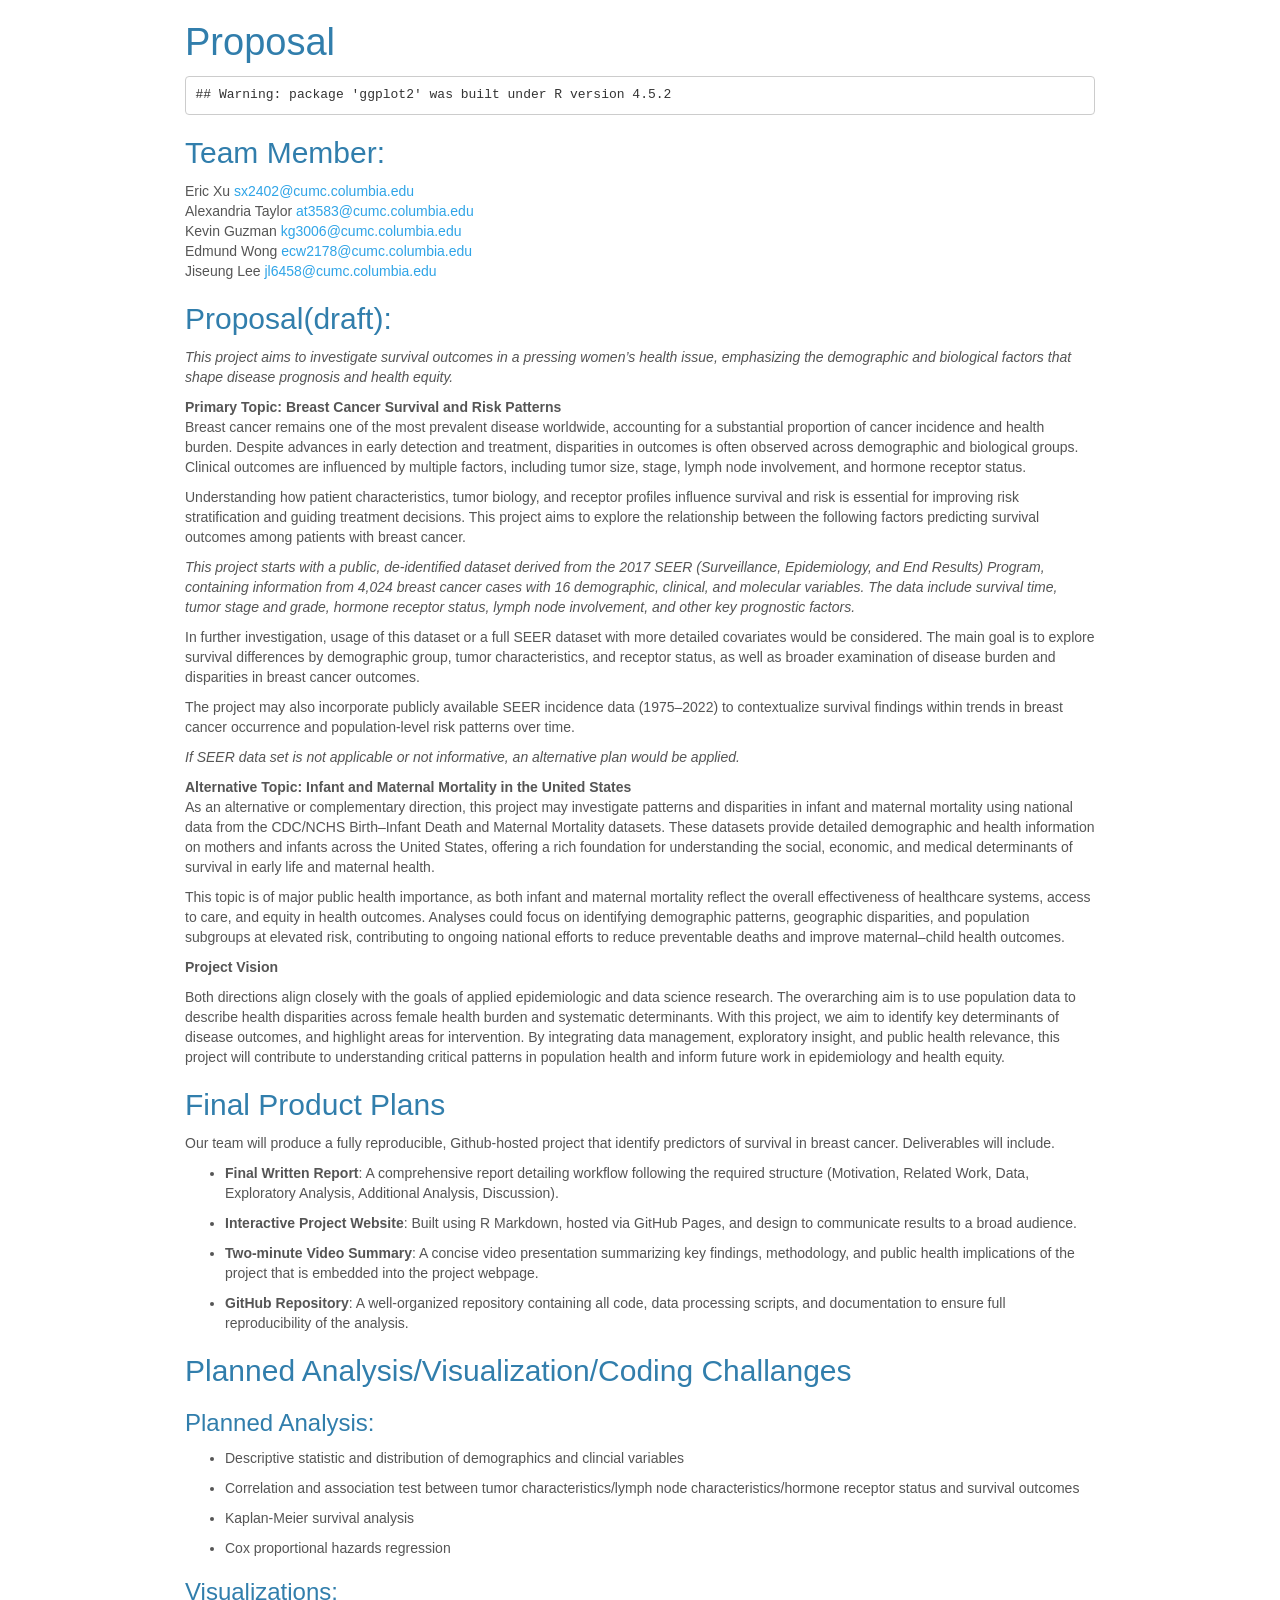
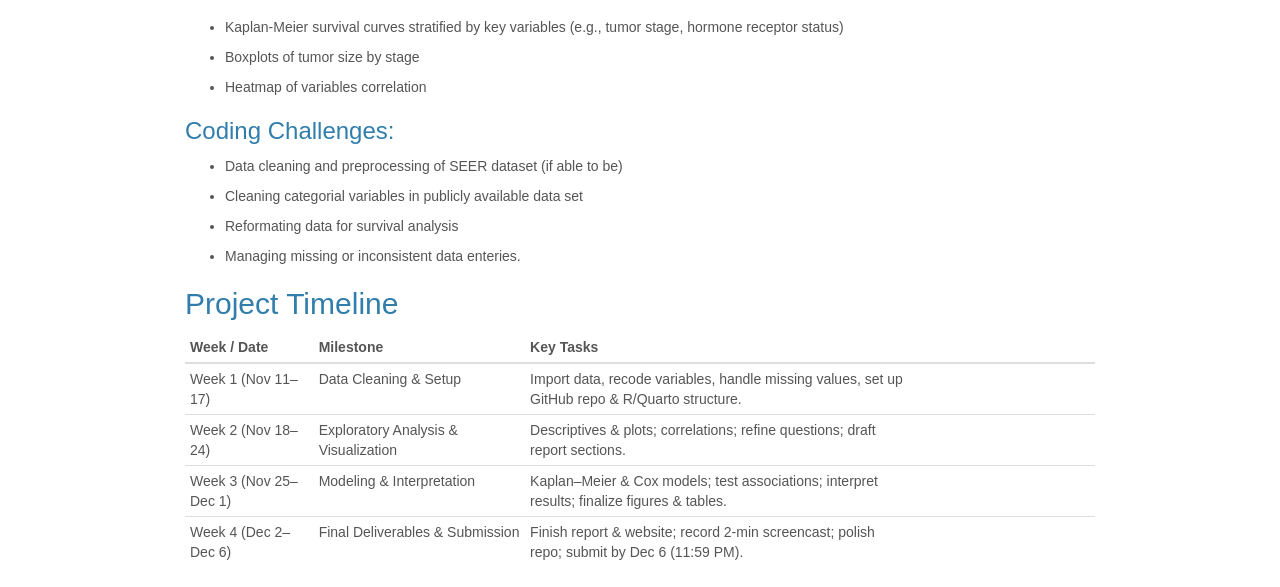
<file: Proposal.html>
<!DOCTYPE html>

<html>

<head>

<meta charset="utf-8" />
<meta name="generator" content="pandoc" />
<meta http-equiv="X-UA-Compatible" content="IE=EDGE" />




<title>Proposal</title>

<script src="site_libs/header-attrs-2.29/header-attrs.js"></script>
<script src="site_libs/jquery-3.6.0/jquery-3.6.0.min.js"></script>
<meta name="viewport" content="width=device-width, initial-scale=1" />
<link href="site_libs/bootstrap-3.3.5/css/cerulean.min.css" rel="stylesheet" />
<script src="site_libs/bootstrap-3.3.5/js/bootstrap.min.js"></script>
<script src="site_libs/bootstrap-3.3.5/shim/html5shiv.min.js"></script>
<script src="site_libs/bootstrap-3.3.5/shim/respond.min.js"></script>
<style>h1 {font-size: 34px;}
       h1.title {font-size: 38px;}
       h2 {font-size: 30px;}
       h3 {font-size: 24px;}
       h4 {font-size: 18px;}
       h5 {font-size: 16px;}
       h6 {font-size: 12px;}
       code {color: inherit; background-color: rgba(0, 0, 0, 0.04);}
       pre:not([class]) { background-color: white }</style>
<script src="site_libs/navigation-1.1/tabsets.js"></script>
<link href="site_libs/highlightjs-9.12.0/default.css" rel="stylesheet" />
<script src="site_libs/highlightjs-9.12.0/highlight.js"></script>

<style type="text/css">
  code{white-space: pre-wrap;}
  span.smallcaps{font-variant: small-caps;}
  span.underline{text-decoration: underline;}
  div.column{display: inline-block; vertical-align: top; width: 50%;}
  div.hanging-indent{margin-left: 1.5em; text-indent: -1.5em;}
  ul.task-list{list-style: none;}
    </style>

<style type="text/css">code{white-space: pre;}</style>
<script type="text/javascript">
if (window.hljs) {
  hljs.configure({languages: []});
  hljs.initHighlightingOnLoad();
  if (document.readyState && document.readyState === "complete") {
    window.setTimeout(function() { hljs.initHighlighting(); }, 0);
  }
}
</script>









<style type = "text/css">
.main-container {
  max-width: 940px;
  margin-left: auto;
  margin-right: auto;
}
img {
  max-width:100%;
}
.tabbed-pane {
  padding-top: 12px;
}
.html-widget {
  margin-bottom: 20px;
}
button.code-folding-btn:focus {
  outline: none;
}
summary {
  display: list-item;
}
details > summary > p:only-child {
  display: inline;
}
pre code {
  padding: 0;
}
</style>



<!-- tabsets -->

<style type="text/css">
.tabset-dropdown > .nav-tabs {
  display: inline-table;
  max-height: 500px;
  min-height: 44px;
  overflow-y: auto;
  border: 1px solid #ddd;
  border-radius: 4px;
}

.tabset-dropdown > .nav-tabs > li.active:before, .tabset-dropdown > .nav-tabs.nav-tabs-open:before {
  content: "\e259";
  font-family: 'Glyphicons Halflings';
  display: inline-block;
  padding: 10px;
  border-right: 1px solid #ddd;
}

.tabset-dropdown > .nav-tabs.nav-tabs-open > li.active:before {
  content: "\e258";
  font-family: 'Glyphicons Halflings';
  border: none;
}

.tabset-dropdown > .nav-tabs > li.active {
  display: block;
}

.tabset-dropdown > .nav-tabs > li > a,
.tabset-dropdown > .nav-tabs > li > a:focus,
.tabset-dropdown > .nav-tabs > li > a:hover {
  border: none;
  display: inline-block;
  border-radius: 4px;
  background-color: transparent;
}

.tabset-dropdown > .nav-tabs.nav-tabs-open > li {
  display: block;
  float: none;
}

.tabset-dropdown > .nav-tabs > li {
  display: none;
}
</style>

<!-- code folding -->




</head>

<body>


<div class="container-fluid main-container">




<div id="header">



<h1 class="title toc-ignore">Proposal</h1>

</div>


<pre><code>## Warning: package &#39;ggplot2&#39; was built under R version 4.5.2</code></pre>
<div id="team-member" class="section level2">
<h2>Team Member:</h2>
<p>Eric Xu <a href="mailto:sx2402@cumc.columbia.edu"
class="email">sx2402@cumc.columbia.edu</a><br />
Alexandria Taylor <a href="mailto:at3583@cumc.columbia.edu"
class="email">at3583@cumc.columbia.edu</a><br />
Kevin Guzman <a href="mailto:kg3006@cumc.columbia.edu"
class="email">kg3006@cumc.columbia.edu</a><br />
Edmund Wong <a href="mailto:ecw2178@cumc.columbia.edu"
class="email">ecw2178@cumc.columbia.edu</a><br />
Jiseung Lee <a href="mailto:jl6458@cumc.columbia.edu"
class="email">jl6458@cumc.columbia.edu</a></p>
</div>
<div id="proposaldraft" class="section level2">
<h2>Proposal(draft):</h2>
<p><em>This project aims to investigate survival outcomes in a pressing
women’s health issue, emphasizing the demographic and biological factors
that shape disease prognosis and health equity.</em></p>
<p><strong>Primary Topic: Breast Cancer Survival and Risk
Patterns</strong><br />
Breast cancer remains one of the most prevalent disease worldwide,
accounting for a substantial proportion of cancer incidence and health
burden. Despite advances in early detection and treatment, disparities
in outcomes is often observed across demographic and biological groups.
Clinical outcomes are influenced by multiple factors, including tumor
size, stage, lymph node involvement, and hormone receptor status.</p>
<p>Understanding how patient characteristics, tumor biology, and
receptor profiles influence survival and risk is essential for improving
risk stratification and guiding treatment decisions. This project aims
to explore the relationship between the following factors predicting
survival outcomes among patients with breast cancer.</p>
<p><em>This project starts with a public, de-identified dataset derived
from the 2017 SEER (Surveillance, Epidemiology, and End Results)
Program, containing information from 4,024 breast cancer cases with 16
demographic, clinical, and molecular variables. The data include
survival time, tumor stage and grade, hormone receptor status, lymph
node involvement, and other key prognostic factors.</em></p>
<p>In further investigation, usage of this dataset or a full SEER
dataset with more detailed covariates would be considered. The main goal
is to explore survival differences by demographic group, tumor
characteristics, and receptor status, as well as broader examination of
disease burden and disparities in breast cancer outcomes.</p>
<p>The project may also incorporate publicly available SEER incidence
data (1975–2022) to contextualize survival findings within trends in
breast cancer occurrence and population-level risk patterns over
time.</p>
<p><em>If SEER data set is not applicable or not informative, an
alternative plan would be applied.</em></p>
<p><strong>Alternative Topic: Infant and Maternal Mortality in the
United States</strong><br />
As an alternative or complementary direction, this project may
investigate patterns and disparities in infant and maternal mortality
using national data from the CDC/NCHS Birth–Infant Death and Maternal
Mortality datasets. These datasets provide detailed demographic and
health information on mothers and infants across the United States,
offering a rich foundation for understanding the social, economic, and
medical determinants of survival in early life and maternal health.</p>
<p>This topic is of major public health importance, as both infant and
maternal mortality reflect the overall effectiveness of healthcare
systems, access to care, and equity in health outcomes. Analyses could
focus on identifying demographic patterns, geographic disparities, and
population subgroups at elevated risk, contributing to ongoing national
efforts to reduce preventable deaths and improve maternal–child health
outcomes.</p>
<p><strong>Project Vision</strong></p>
<p>Both directions align closely with the goals of applied epidemiologic
and data science research. The overarching aim is to use population data
to describe health disparities across female health burden and
systematic determinants. With this project, we aim to identify key
determinants of disease outcomes, and highlight areas for intervention.
By integrating data management, exploratory insight, and public health
relevance, this project will contribute to understanding critical
patterns in population health and inform future work in epidemiology and
health equity.</p>
</div>
<div id="final-product-plans" class="section level2">
<h2>Final Product Plans</h2>
<p>Our team will produce a fully reproducible, Github-hosted project
that identify predictors of survival in breast cancer. Deliverables will
include.</p>
<ul>
<li><p><strong>Final Written Report</strong>: A comprehensive report
detailing workflow following the required structure (Motivation, Related
Work, Data, Exploratory Analysis, Additional Analysis,
Discussion).</p></li>
<li><p><strong>Interactive Project Website</strong>: Built using R
Markdown, hosted via GitHub Pages, and design to communicate results to
a broad audience.</p></li>
<li><p><strong>Two-minute Video Summary</strong>: A concise video
presentation summarizing key findings, methodology, and public health
implications of the project that is embedded into the project
webpage.</p></li>
<li><p><strong>GitHub Repository</strong>: A well-organized repository
containing all code, data processing scripts, and documentation to
ensure full reproducibility of the analysis.</p></li>
</ul>
</div>
<div id="planned-analysisvisualizationcoding-challanges"
class="section level2">
<h2>Planned Analysis/Visualization/Coding Challanges</h2>
<div id="planned-analysis" class="section level3">
<h3>Planned Analysis:</h3>
<ul>
<li><p>Descriptive statistic and distribution of demographics and
clincial variables</p></li>
<li><p>Correlation and association test between tumor
characteristics/lymph node characteristics/hormone receptor status and
survival outcomes</p></li>
<li><p>Kaplan-Meier survival analysis</p></li>
<li><p>Cox proportional hazards regression</p></li>
</ul>
</div>
<div id="visualizations" class="section level3">
<h3>Visualizations:</h3>
<ul>
<li><p>Kaplan-Meier survival curves stratified by key variables (e.g.,
tumor stage, hormone receptor status)</p></li>
<li><p>Boxplots of tumor size by stage</p></li>
<li><p>Heatmap of variables correlation</p></li>
</ul>
</div>
<div id="coding-challenges" class="section level3">
<h3>Coding Challenges:</h3>
<ul>
<li><p>Data cleaning and preprocessing of SEER dataset (if able to
be)</p></li>
<li><p>Cleaning categorial variables in publicly available data
set</p></li>
<li><p>Reformating data for survival analysis</p></li>
<li><p>Managing missing or inconsistent data enteries.</p></li>
</ul>
</div>
</div>
<div id="project-timeline" class="section level2">
<h2>Project Timeline</h2>
<table>
<colgroup>
<col width="14%" />
<col width="23%" />
<col width="62%" />
</colgroup>
<thead>
<tr class="header">
<th align="left">Week / Date</th>
<th align="left">Milestone</th>
<th align="left">Key Tasks</th>
</tr>
</thead>
<tbody>
<tr class="odd">
<td align="left">Week 1 (Nov 11–17)</td>
<td align="left">Data Cleaning &amp; Setup</td>
<td align="left">Import data, recode variables, handle missing values,
set up<br>GitHub repo &amp; R/Quarto structure.</td>
</tr>
<tr class="even">
<td align="left">Week 2 (Nov 18–24)</td>
<td align="left">Exploratory Analysis &amp; Visualization</td>
<td align="left">Descriptives &amp; plots; correlations; refine
questions; draft<br>report sections.</td>
</tr>
<tr class="odd">
<td align="left">Week 3 (Nov 25–Dec 1)</td>
<td align="left">Modeling &amp; Interpretation</td>
<td align="left">Kaplan–Meier &amp; Cox models; test associations;
interpret<br>results; finalize figures &amp; tables.</td>
</tr>
<tr class="even">
<td align="left">Week 4 (Dec 2–Dec 6)</td>
<td align="left">Final Deliverables &amp; Submission</td>
<td align="left">Finish report &amp; website; record 2-min screencast;
polish<br>repo; submit by Dec 6 (11:59 PM).</td>
</tr>
</tbody>
</table>
</div>




</div>

<script>

// add bootstrap table styles to pandoc tables
function bootstrapStylePandocTables() {
  $('tr.odd').parent('tbody').parent('table').addClass('table table-condensed');
}
$(document).ready(function () {
  bootstrapStylePandocTables();
});


</script>

<!-- tabsets -->

<script>
$(document).ready(function () {
  window.buildTabsets("TOC");
});

$(document).ready(function () {
  $('.tabset-dropdown > .nav-tabs > li').click(function () {
    $(this).parent().toggleClass('nav-tabs-open');
  });
});
</script>

<!-- code folding -->


<!-- dynamically load mathjax for compatibility with self-contained -->
<script>
  (function () {
    var script = document.createElement("script");
    script.type = "text/javascript";
    script.src  = "https://mathjax.rstudio.com/latest/MathJax.js?config=TeX-AMS-MML_HTMLorMML";
    document.getElementsByTagName("head")[0].appendChild(script);
  })();
</script>

</body>
</html>
</file>
<file: site_libs/pagedtable-1.1/css/pagedtable.css>
.pagedtable {
  overflow: auto;
  padding-left: 8px;
  padding-right: 8px;
}

.pagedtable-wrapper {
  border: 1px solid #ccc;
  border-radius: 4px;
  margin-bottom: 10px;
}

.pagedtable table {
  width: 100%;
  max-width: 100%;
  margin: 0;
}

.pagedtable th {
  padding: 0 5px 0 5px;
  border: none;
  border-bottom: 2px solid #dddddd;

  min-width: 45px;
}

.pagedtable-empty th {
  display: none;
}

.pagedtable td {
  padding: 0 4px 0 4px;
}

.pagedtable .even {
  background-color: rgba(140, 140, 140, 0.1);
}

.pagedtable-padding-col {
  display: none;
}

.pagedtable a {
  -webkit-touch-callout: none;
  -webkit-user-select: none;
  -khtml-user-select: none;
  -moz-user-select: none;
  -ms-user-select: none;
  user-select: none;
}

.pagedtable-index-nav {
  cursor: pointer;
  padding: 0 5px 0 5px;
  float: right;
  border: 0;
}

.pagedtable-index-nav-disabled {
  cursor: default;
  text-decoration: none;
  color: #999;
}

a.pagedtable-index-nav-disabled:hover {
  text-decoration: none;
  color: #999;
}

.pagedtable-indexes {
  cursor: pointer;
  float: right;
  border: 0;
}

.pagedtable-index-current {
  cursor: default;
  text-decoration: none;
  font-weight: bold;
  color: #333;
  border: 0;
}

a.pagedtable-index-current:hover {
  text-decoration: none;
  font-weight: bold;
  color: #333;
}

.pagedtable-index {
  width: 30px;
  display: inline-block;
  text-align: center;
  border: 0;
}

.pagedtable-index-separator-left {
  display: inline-block;
  color: #333;
  font-size: 9px;
  padding: 0 0 0 0;
  cursor: default;
}

.pagedtable-index-separator-right {
  display: inline-block;
  color: #333;
  font-size: 9px;
  padding: 0 4px 0 0;
  cursor: default;
}

.pagedtable-footer {
  padding-top: 4px;
  padding-bottom: 5px;
}

.pagedtable-not-empty .pagedtable-footer {
  border-top: 2px solid #dddddd;
}

.pagedtable-info {
  overflow: hidden;
  color: #999;
  white-space: nowrap;
  text-overflow: ellipsis;
}

.pagedtable-header-name {
  overflow: hidden;
  text-overflow: ellipsis;
}

.pagedtable-header-type {
  color: #999;
  font-weight: 400;
}

.pagedtable-na-cell {
  font-style: italic;
  opacity: 0.3;
}
</file>
<file: style2.css>
/* === OLD LINED NOTEBOOK PAPER AESTHETIC === */

.casefile-wrapper {
  background: #faf7e8;                   /* soft white-yellow aged paper */
  padding: 50px;
  margin-top: 20px;
  border: 1px solid #d2c9a4;
  position: relative;
  font-family: "Courier New", Courier, monospace; /* typewriter */
  box-shadow:
      0 0 20px rgba(0,0,0,0.25),
      inset 0 0 15px rgba(0,0,0,0.15);  /* slight age effect */
  
  /* horizontal writing lines */
  background-image:
    linear-gradient(
      to bottom,
      rgba(120,140,170,0.25) 1px,       /* blue-gray line */
      transparent 1px
    );
  background-size: 100% 32px;           /* spacing between lines */
}

/* vertical left margin line */
.casefile-wrapper::before {
  content: "";
  position: absolute;
  top: 0;
  left: 60px;
  width: 2px;
  height: 100%;
  background: rgba(200,60,60,0.55);     /* red margin rule */
  pointer-events: none;
}

/* "STAMP" */
.blood-stamp {
  font-size: 22px;
  letter-spacing: 2px;
  color: #7a0000;
  border: 2px solid #7a0000;
  display: inline-block;
  padding: 5px 12px;
  transform: rotate(-6deg);
  margin-bottom: 25px;
  background: rgba(255,255,255,0.5);
}

/* TITLES */
.casefile-title {
  font-size: 46px;
  font-weight: 900;
  color: #2a2928;
  text-transform: uppercase;
  margin-bottom: 5px;
  font-family: "Courier New", Courier, monospace;
}

.casefile-subtitle {
  color: #7a0000;
  font-size: 22px;
  margin-bottom: 30px;
  font-weight: bold;
  font-family: "Courier New", Courier, monospace;
}

/* BODY TEXT */
.casefile-lede {
  font-size: 18px;
  line-height: 1.7;
  color: #2f2e2c;
  margin-bottom: 20px;
}

/* BUTTON */
.casefile-button {
  display: inline-block;
  padding: 12px 20px;
  background: #7a0000;
  color: white !important;
  font-weight: bold;
  text-decoration: none;
  border-radius: 6px;
  margin-top: 25px;
  box-shadow: 0 0 12px rgba(0,0,0,0.25);
  transition: 0.2s;
  font-family: "Courier New", Courier, monospace;
}

.casefile-button:hover {
  background: #9a0000;
  transform: translateY(-2px);
}
</file>
<file: site_libs/htmltools-fill-0.5.8.1/fill.css>
@layer htmltools {
  .html-fill-container {
    display: flex;
    flex-direction: column;
    /* Prevent the container from expanding vertically or horizontally beyond its
    parent's constraints. */
    min-height: 0;
    min-width: 0;
  }
  .html-fill-container > .html-fill-item {
    /* Fill items can grow and shrink freely within
    available vertical space in fillable container */
    flex: 1 1 auto;
    min-height: 0;
    min-width: 0;
  }
  .html-fill-container > :not(.html-fill-item) {
    /* Prevent shrinking or growing of non-fill items */
    flex: 0 0 auto;
  }
}
</file>
<file: site_libs/plotly-htmlwidgets-css-2.11.1/plotly-htmlwidgets.css>
/*
just here so that plotly works
correctly with ioslides.
see https://github.com/ropensci/plotly/issues/463
*/

slide:not(.current) .plotly.html-widget{
  display: none;
}
</file>
<file: site_libs/highlightjs-9.12.0/default.css>
.hljs-literal {
  color: #990073;
}

.hljs-number {
  color: #099;
}

.hljs-comment {
  color: #998;
  font-style: italic;
}

.hljs-keyword {
  color: #900;
  font-weight: bold;
}

.hljs-string {
  color: #d14;
}
</file>
<file: site_libs/bootstrap-3.3.5/css/flatly.min.css>
@font-face {
  font-family: 'Lato';
  font-style: normal;
  font-weight: 400;
  src: url(fonts/Lato.ttf) format('truetype');
}
@font-face {
  font-family: 'Lato';
  font-style: normal;
  font-weight: 700;
  src: url(fonts/LatoBold.ttf) format('truetype');
}
@font-face {
  font-family: 'Lato';
  font-style: italic;
  font-weight: 400;
  src: url(fonts/LatoItalic.ttf) format('truetype');
}

/*!
 * bootswatch v3.3.6
 * Homepage: http://bootswatch.com
 * Copyright 2012-2015 Thomas Park
 * Licensed under MIT
 * Based on Bootstrap
*//*!
 * Bootstrap v3.3.6 (http://getbootstrap.com)
 * Copyright 2011-2015 Twitter, Inc.
 * Licensed under MIT (https://github.com/twbs/bootstrap/blob/master/LICENSE)
 *//*! normalize.css v3.0.3 | MIT License | github.com/necolas/normalize.css */html{font-family:sans-serif;-ms-text-size-adjust:100%;-webkit-text-size-adjust:100%}body{margin:0}article,aside,details,figcaption,figure,footer,header,hgroup,main,menu,nav,section,summary{display:block}audio,canvas,progress,video{display:inline-block;vertical-align:baseline}audio:not([controls]){display:none;height:0}[hidden],template{display:none}a{background-color:transparent}a:active,a:hover{outline:0}abbr[title]{border-bottom:1px dotted}b,strong{font-weight:bold}dfn{font-style:italic}h1{font-size:2em;margin:0.67em 0}mark{background:#ff0;color:#000}small{font-size:80%}sub,sup{font-size:75%;line-height:0;position:relative;vertical-align:baseline}sup{top:-0.5em}sub{bottom:-0.25em}img{border:0}svg:not(:root){overflow:hidden}figure{margin:1em 40px}hr{-webkit-box-sizing:content-box;-moz-box-sizing:content-box;box-sizing:content-box;height:0}pre{overflow:auto}code,kbd,pre,samp{font-family:monospace, monospace;font-size:1em}button,input,optgroup,select,textarea{color:inherit;font:inherit;margin:0}button{overflow:visible}button,select{text-transform:none}button,html input[type="button"],input[type="reset"],input[type="submit"]{-webkit-appearance:button;cursor:pointer}button[disabled],html input[disabled]{cursor:default}button::-moz-focus-inner,input::-moz-focus-inner{border:0;padding:0}input{line-height:normal}input[type="checkbox"],input[type="radio"]{-webkit-box-sizing:border-box;-moz-box-sizing:border-box;box-sizing:border-box;padding:0}input[type="number"]::-webkit-inner-spin-button,input[type="number"]::-webkit-outer-spin-button{height:auto}input[type="search"]{-webkit-appearance:textfield;-webkit-box-sizing:content-box;-moz-box-sizing:content-box;box-sizing:content-box}input[type="search"]::-webkit-search-cancel-button,input[type="search"]::-webkit-search-decoration{-webkit-appearance:none}fieldset{border:1px solid #c0c0c0;margin:0 2px;padding:0.35em 0.625em 0.75em}legend{border:0;padding:0}textarea{overflow:auto}optgroup{font-weight:bold}table{border-collapse:collapse;border-spacing:0}td,th{padding:0}/*! Source: https://github.com/h5bp/html5-boilerplate/blob/master/src/css/main.css */@media print{*,*:before,*:after{background:transparent !important;color:#000 !important;-webkit-box-shadow:none !important;box-shadow:none !important;text-shadow:none !important}a,a:visited{text-decoration:underline}a[href]:after{content:" (" attr(href) ")"}abbr[title]:after{content:" (" attr(title) ")"}a[href^="#"]:after,a[href^="javascript:"]:after{content:""}pre,blockquote{border:1px solid #999;page-break-inside:avoid}thead{display:table-header-group}tr,img{page-break-inside:avoid}img{max-width:100% !important}p,h2,h3{orphans:3;widows:3}h2,h3{page-break-after:avoid}.navbar{display:none}.btn>.caret,.dropup>.btn>.caret{border-top-color:#000 !important}.label{border:1px solid #000}.table{border-collapse:collapse !important}.table td,.table th{background-color:#fff !important}.table-bordered th,.table-bordered td{border:1px solid #ddd !important}}@font-face{font-family:'Glyphicons Halflings';src:url('../fonts/glyphicons-halflings-regular.eot');src:url('../fonts/glyphicons-halflings-regular.eot?#iefix') format('embedded-opentype'),url('../fonts/glyphicons-halflings-regular.woff') format('woff'),url('../fonts/glyphicons-halflings-regular.ttf') format('truetype'),url('../fonts/glyphicons-halflings-regular.svg#glyphicons_halflingsregular') format('svg')}.glyphicon{position:relative;top:1px;display:inline-block;font-family:'Glyphicons Halflings';font-style:normal;font-weight:normal;line-height:1;-webkit-font-smoothing:antialiased;-moz-osx-font-smoothing:grayscale}.glyphicon-asterisk:before{content:"\002a"}.glyphicon-plus:before{content:"\002b"}.glyphicon-euro:before,.glyphicon-eur:before{content:"\20ac"}.glyphicon-minus:before{content:"\2212"}.glyphicon-cloud:before{content:"\2601"}.glyphicon-envelope:before{content:"\2709"}.glyphicon-pencil:before{content:"\270f"}.glyphicon-glass:before{content:"\e001"}.glyphicon-music:before{content:"\e002"}.glyphicon-search:before{content:"\e003"}.glyphicon-heart:before{content:"\e005"}.glyphicon-star:before{content:"\e006"}.glyphicon-star-empty:before{content:"\e007"}.glyphicon-user:before{content:"\e008"}.glyphicon-film:before{content:"\e009"}.glyphicon-th-large:before{content:"\e010"}.glyphicon-th:before{content:"\e011"}.glyphicon-th-list:before{content:"\e012"}.glyphicon-ok:before{content:"\e013"}.glyphicon-remove:before{content:"\e014"}.glyphicon-zoom-in:before{content:"\e015"}.glyphicon-zoom-out:before{content:"\e016"}.glyphicon-off:before{content:"\e017"}.glyphicon-signal:before{content:"\e018"}.glyphicon-cog:before{content:"\e019"}.glyphicon-trash:before{content:"\e020"}.glyphicon-home:before{content:"\e021"}.glyphicon-file:before{content:"\e022"}.glyphicon-time:before{content:"\e023"}.glyphicon-road:before{content:"\e024"}.glyphicon-download-alt:before{content:"\e025"}.glyphicon-download:before{content:"\e026"}.glyphicon-upload:before{content:"\e027"}.glyphicon-inbox:before{content:"\e028"}.glyphicon-play-circle:before{content:"\e029"}.glyphicon-repeat:before{content:"\e030"}.glyphicon-refresh:before{content:"\e031"}.glyphicon-list-alt:before{content:"\e032"}.glyphicon-lock:before{content:"\e033"}.glyphicon-flag:before{content:"\e034"}.glyphicon-headphones:before{content:"\e035"}.glyphicon-volume-off:before{content:"\e036"}.glyphicon-volume-down:before{content:"\e037"}.glyphicon-volume-up:before{content:"\e038"}.glyphicon-qrcode:before{content:"\e039"}.glyphicon-barcode:before{content:"\e040"}.glyphicon-tag:before{content:"\e041"}.glyphicon-tags:before{content:"\e042"}.glyphicon-book:before{content:"\e043"}.glyphicon-bookmark:before{content:"\e044"}.glyphicon-print:before{content:"\e045"}.glyphicon-camera:before{content:"\e046"}.glyphicon-font:before{content:"\e047"}.glyphicon-bold:before{content:"\e048"}.glyphicon-italic:before{content:"\e049"}.glyphicon-text-height:before{content:"\e050"}.glyphicon-text-width:before{content:"\e051"}.glyphicon-align-left:before{content:"\e052"}.glyphicon-align-center:before{content:"\e053"}.glyphicon-align-right:before{content:"\e054"}.glyphicon-align-justify:before{content:"\e055"}.glyphicon-list:before{content:"\e056"}.glyphicon-indent-left:before{content:"\e057"}.glyphicon-indent-right:before{content:"\e058"}.glyphicon-facetime-video:before{content:"\e059"}.glyphicon-picture:before{content:"\e060"}.glyphicon-map-marker:before{content:"\e062"}.glyphicon-adjust:before{content:"\e063"}.glyphicon-tint:before{content:"\e064"}.glyphicon-edit:before{content:"\e065"}.glyphicon-share:before{content:"\e066"}.glyphicon-check:before{content:"\e067"}.glyphicon-move:before{content:"\e068"}.glyphicon-step-backward:before{content:"\e069"}.glyphicon-fast-backward:before{content:"\e070"}.glyphicon-backward:before{content:"\e071"}.glyphicon-play:before{content:"\e072"}.glyphicon-pause:before{content:"\e073"}.glyphicon-stop:before{content:"\e074"}.glyphicon-forward:before{content:"\e075"}.glyphicon-fast-forward:before{content:"\e076"}.glyphicon-step-forward:before{content:"\e077"}.glyphicon-eject:before{content:"\e078"}.glyphicon-chevron-left:before{content:"\e079"}.glyphicon-chevron-right:before{content:"\e080"}.glyphicon-plus-sign:before{content:"\e081"}.glyphicon-minus-sign:before{content:"\e082"}.glyphicon-remove-sign:before{content:"\e083"}.glyphicon-ok-sign:before{content:"\e084"}.glyphicon-question-sign:before{content:"\e085"}.glyphicon-info-sign:before{content:"\e086"}.glyphicon-screenshot:before{content:"\e087"}.glyphicon-remove-circle:before{content:"\e088"}.glyphicon-ok-circle:before{content:"\e089"}.glyphicon-ban-circle:before{content:"\e090"}.glyphicon-arrow-left:before{content:"\e091"}.glyphicon-arrow-right:before{content:"\e092"}.glyphicon-arrow-up:before{content:"\e093"}.glyphicon-arrow-down:before{content:"\e094"}.glyphicon-share-alt:before{content:"\e095"}.glyphicon-resize-full:before{content:"\e096"}.glyphicon-resize-small:before{content:"\e097"}.glyphicon-exclamation-sign:before{content:"\e101"}.glyphicon-gift:before{content:"\e102"}.glyphicon-leaf:before{content:"\e103"}.glyphicon-fire:before{content:"\e104"}.glyphicon-eye-open:before{content:"\e105"}.glyphicon-eye-close:before{content:"\e106"}.glyphicon-warning-sign:before{content:"\e107"}.glyphicon-plane:before{content:"\e108"}.glyphicon-calendar:before{content:"\e109"}.glyphicon-random:before{content:"\e110"}.glyphicon-comment:before{content:"\e111"}.glyphicon-magnet:before{content:"\e112"}.glyphicon-chevron-up:before{content:"\e113"}.glyphicon-chevron-down:before{content:"\e114"}.glyphicon-retweet:before{content:"\e115"}.glyphicon-shopping-cart:before{content:"\e116"}.glyphicon-folder-close:before{content:"\e117"}.glyphicon-folder-open:before{content:"\e118"}.glyphicon-resize-vertical:before{content:"\e119"}.glyphicon-resize-horizontal:before{content:"\e120"}.glyphicon-hdd:before{content:"\e121"}.glyphicon-bullhorn:before{content:"\e122"}.glyphicon-bell:before{content:"\e123"}.glyphicon-certificate:before{content:"\e124"}.glyphicon-thumbs-up:before{content:"\e125"}.glyphicon-thumbs-down:before{content:"\e126"}.glyphicon-hand-right:before{content:"\e127"}.glyphicon-hand-left:before{content:"\e128"}.glyphicon-hand-up:before{content:"\e129"}.glyphicon-hand-down:before{content:"\e130"}.glyphicon-circle-arrow-right:before{content:"\e131"}.glyphicon-circle-arrow-left:before{content:"\e132"}.glyphicon-circle-arrow-up:before{content:"\e133"}.glyphicon-circle-arrow-down:before{content:"\e134"}.glyphicon-globe:before{content:"\e135"}.glyphicon-wrench:before{content:"\e136"}.glyphicon-tasks:before{content:"\e137"}.glyphicon-filter:before{content:"\e138"}.glyphicon-briefcase:before{content:"\e139"}.glyphicon-fullscreen:before{content:"\e140"}.glyphicon-dashboard:before{content:"\e141"}.glyphicon-paperclip:before{content:"\e142"}.glyphicon-heart-empty:before{content:"\e143"}.glyphicon-link:before{content:"\e144"}.glyphicon-phone:before{content:"\e145"}.glyphicon-pushpin:before{content:"\e146"}.glyphicon-usd:before{content:"\e148"}.glyphicon-gbp:before{content:"\e149"}.glyphicon-sort:before{content:"\e150"}.glyphicon-sort-by-alphabet:before{content:"\e151"}.glyphicon-sort-by-alphabet-alt:before{content:"\e152"}.glyphicon-sort-by-order:before{content:"\e153"}.glyphicon-sort-by-order-alt:before{content:"\e154"}.glyphicon-sort-by-attributes:before{content:"\e155"}.glyphicon-sort-by-attributes-alt:before{content:"\e156"}.glyphicon-unchecked:before{content:"\e157"}.glyphicon-expand:before{content:"\e158"}.glyphicon-collapse-down:before{content:"\e159"}.glyphicon-collapse-up:before{content:"\e160"}.glyphicon-log-in:before{content:"\e161"}.glyphicon-flash:before{content:"\e162"}.glyphicon-log-out:before{content:"\e163"}.glyphicon-new-window:before{content:"\e164"}.glyphicon-record:before{content:"\e165"}.glyphicon-save:before{content:"\e166"}.glyphicon-open:before{content:"\e167"}.glyphicon-saved:before{content:"\e168"}.glyphicon-import:before{content:"\e169"}.glyphicon-export:before{content:"\e170"}.glyphicon-send:before{content:"\e171"}.glyphicon-floppy-disk:before{content:"\e172"}.glyphicon-floppy-saved:before{content:"\e173"}.glyphicon-floppy-remove:before{content:"\e174"}.glyphicon-floppy-save:before{content:"\e175"}.glyphicon-floppy-open:before{content:"\e176"}.glyphicon-credit-card:before{content:"\e177"}.glyphicon-transfer:before{content:"\e178"}.glyphicon-cutlery:before{content:"\e179"}.glyphicon-header:before{content:"\e180"}.glyphicon-compressed:before{content:"\e181"}.glyphicon-earphone:before{content:"\e182"}.glyphicon-phone-alt:before{content:"\e183"}.glyphicon-tower:before{content:"\e184"}.glyphicon-stats:before{content:"\e185"}.glyphicon-sd-video:before{content:"\e186"}.glyphicon-hd-video:before{content:"\e187"}.glyphicon-subtitles:before{content:"\e188"}.glyphicon-sound-stereo:before{content:"\e189"}.glyphicon-sound-dolby:before{content:"\e190"}.glyphicon-sound-5-1:before{content:"\e191"}.glyphicon-sound-6-1:before{content:"\e192"}.glyphicon-sound-7-1:before{content:"\e193"}.glyphicon-copyright-mark:before{content:"\e194"}.glyphicon-registration-mark:before{content:"\e195"}.glyphicon-cloud-download:before{content:"\e197"}.glyphicon-cloud-upload:before{content:"\e198"}.glyphicon-tree-conifer:before{content:"\e199"}.glyphicon-tree-deciduous:before{content:"\e200"}.glyphicon-cd:before{content:"\e201"}.glyphicon-save-file:before{content:"\e202"}.glyphicon-open-file:before{content:"\e203"}.glyphicon-level-up:before{content:"\e204"}.glyphicon-copy:before{content:"\e205"}.glyphicon-paste:before{content:"\e206"}.glyphicon-alert:before{content:"\e209"}.glyphicon-equalizer:before{content:"\e210"}.glyphicon-king:before{content:"\e211"}.glyphicon-queen:before{content:"\e212"}.glyphicon-pawn:before{content:"\e213"}.glyphicon-bishop:before{content:"\e214"}.glyphicon-knight:before{content:"\e215"}.glyphicon-baby-formula:before{content:"\e216"}.glyphicon-tent:before{content:"\26fa"}.glyphicon-blackboard:before{content:"\e218"}.glyphicon-bed:before{content:"\e219"}.glyphicon-apple:before{content:"\f8ff"}.glyphicon-erase:before{content:"\e221"}.glyphicon-hourglass:before{content:"\231b"}.glyphicon-lamp:before{content:"\e223"}.glyphicon-duplicate:before{content:"\e224"}.glyphicon-piggy-bank:before{content:"\e225"}.glyphicon-scissors:before{content:"\e226"}.glyphicon-bitcoin:before{content:"\e227"}.glyphicon-btc:before{content:"\e227"}.glyphicon-xbt:before{content:"\e227"}.glyphicon-yen:before{content:"\00a5"}.glyphicon-jpy:before{content:"\00a5"}.glyphicon-ruble:before{content:"\20bd"}.glyphicon-rub:before{content:"\20bd"}.glyphicon-scale:before{content:"\e230"}.glyphicon-ice-lolly:before{content:"\e231"}.glyphicon-ice-lolly-tasted:before{content:"\e232"}.glyphicon-education:before{content:"\e233"}.glyphicon-option-horizontal:before{content:"\e234"}.glyphicon-option-vertical:before{content:"\e235"}.glyphicon-menu-hamburger:before{content:"\e236"}.glyphicon-modal-window:before{content:"\e237"}.glyphicon-oil:before{content:"\e238"}.glyphicon-grain:before{content:"\e239"}.glyphicon-sunglasses:before{content:"\e240"}.glyphicon-text-size:before{content:"\e241"}.glyphicon-text-color:before{content:"\e242"}.glyphicon-text-background:before{content:"\e243"}.glyphicon-object-align-top:before{content:"\e244"}.glyphicon-object-align-bottom:before{content:"\e245"}.glyphicon-object-align-horizontal:before{content:"\e246"}.glyphicon-object-align-left:before{content:"\e247"}.glyphicon-object-align-vertical:before{content:"\e248"}.glyphicon-object-align-right:before{content:"\e249"}.glyphicon-triangle-right:before{content:"\e250"}.glyphicon-triangle-left:before{content:"\e251"}.glyphicon-triangle-bottom:before{content:"\e252"}.glyphicon-triangle-top:before{content:"\e253"}.glyphicon-console:before{content:"\e254"}.glyphicon-superscript:before{content:"\e255"}.glyphicon-subscript:before{content:"\e256"}.glyphicon-menu-left:before{content:"\e257"}.glyphicon-menu-right:before{content:"\e258"}.glyphicon-menu-down:before{content:"\e259"}.glyphicon-menu-up:before{content:"\e260"}*{-webkit-box-sizing:border-box;-moz-box-sizing:border-box;box-sizing:border-box}*:before,*:after{-webkit-box-sizing:border-box;-moz-box-sizing:border-box;box-sizing:border-box}html{font-size:10px;-webkit-tap-highlight-color:rgba(0,0,0,0)}body{font-family:"Lato","Helvetica Neue",Helvetica,Arial,sans-serif;font-size:15px;line-height:1.42857143;color:#2c3e50;background-color:#ffffff}input,button,select,textarea{font-family:inherit;font-size:inherit;line-height:inherit}a{color:#18bc9c;text-decoration:none}a:hover,a:focus{color:#18bc9c;text-decoration:underline}a:focus{outline:thin dotted;outline:5px auto -webkit-focus-ring-color;outline-offset:-2px}figure{margin:0}img{vertical-align:middle}.img-responsive,.thumbnail>img,.thumbnail a>img,.carousel-inner>.item>img,.carousel-inner>.item>a>img{display:block;max-width:100%;height:auto}.img-rounded{border-radius:6px}.img-thumbnail{padding:4px;line-height:1.42857143;background-color:#ffffff;border:1px solid #ecf0f1;border-radius:4px;-webkit-transition:all .2s ease-in-out;-o-transition:all .2s ease-in-out;transition:all .2s ease-in-out;display:inline-block;max-width:100%;height:auto}.img-circle{border-radius:50%}hr{margin-top:21px;margin-bottom:21px;border:0;border-top:1px solid #ecf0f1}.sr-only{position:absolute;width:1px;height:1px;margin:-1px;padding:0;overflow:hidden;clip:rect(0, 0, 0, 0);border:0}.sr-only-focusable:active,.sr-only-focusable:focus{position:static;width:auto;height:auto;margin:0;overflow:visible;clip:auto}[role="button"]{cursor:pointer}h1,h2,h3,h4,h5,h6,.h1,.h2,.h3,.h4,.h5,.h6{font-family:"Lato","Helvetica Neue",Helvetica,Arial,sans-serif;font-weight:400;line-height:1.1;color:inherit}h1 small,h2 small,h3 small,h4 small,h5 small,h6 small,.h1 small,.h2 small,.h3 small,.h4 small,.h5 small,.h6 small,h1 .small,h2 .small,h3 .small,h4 .small,h5 .small,h6 .small,.h1 .small,.h2 .small,.h3 .small,.h4 .small,.h5 .small,.h6 .small{font-weight:normal;line-height:1;color:#b4bcc2}h1,.h1,h2,.h2,h3,.h3{margin-top:21px;margin-bottom:10.5px}h1 small,.h1 small,h2 small,.h2 small,h3 small,.h3 small,h1 .small,.h1 .small,h2 .small,.h2 .small,h3 .small,.h3 .small{font-size:65%}h4,.h4,h5,.h5,h6,.h6{margin-top:10.5px;margin-bottom:10.5px}h4 small,.h4 small,h5 small,.h5 small,h6 small,.h6 small,h4 .small,.h4 .small,h5 .small,.h5 .small,h6 .small,.h6 .small{font-size:75%}h1,.h1{font-size:39px}h2,.h2{font-size:32px}h3,.h3{font-size:26px}h4,.h4{font-size:19px}h5,.h5{font-size:15px}h6,.h6{font-size:13px}p{margin:0 0 10.5px}.lead{margin-bottom:21px;font-size:17px;font-weight:300;line-height:1.4}@media (min-width:768px){.lead{font-size:22.5px}}small,.small{font-size:86%}mark,.mark{background-color:#f39c12;padding:.2em}.text-left{text-align:left}.text-right{text-align:right}.text-center{text-align:center}.text-justify{text-align:justify}.text-nowrap{white-space:nowrap}.text-lowercase{text-transform:lowercase}.text-uppercase{text-transform:uppercase}.text-capitalize{text-transform:capitalize}.text-muted{color:#b4bcc2}.text-primary{color:#2c3e50}a.text-primary:hover,a.text-primary:focus{color:#1a242f}.text-success{color:#ffffff}a.text-success:hover,a.text-success:focus{color:#e6e6e6}.text-info{color:#ffffff}a.text-info:hover,a.text-info:focus{color:#e6e6e6}.text-warning{color:#ffffff}a.text-warning:hover,a.text-warning:focus{color:#e6e6e6}.text-danger{color:#ffffff}a.text-danger:hover,a.text-danger:focus{color:#e6e6e6}.bg-primary{color:#fff;background-color:#2c3e50}a.bg-primary:hover,a.bg-primary:focus{background-color:#1a242f}.bg-success{background-color:#18bc9c}a.bg-success:hover,a.bg-success:focus{background-color:#128f76}.bg-info{background-color:#3498db}a.bg-info:hover,a.bg-info:focus{background-color:#217dbb}.bg-warning{background-color:#f39c12}a.bg-warning:hover,a.bg-warning:focus{background-color:#c87f0a}.bg-danger{background-color:#e74c3c}a.bg-danger:hover,a.bg-danger:focus{background-color:#d62c1a}.page-header{padding-bottom:9.5px;margin:42px 0 21px;border-bottom:1px solid transparent}ul,ol{margin-top:0;margin-bottom:10.5px}ul ul,ol ul,ul ol,ol ol{margin-bottom:0}.list-unstyled{padding-left:0;list-style:none}.list-inline{padding-left:0;list-style:none;margin-left:-5px}.list-inline>li{display:inline-block;padding-left:5px;padding-right:5px}dl{margin-top:0;margin-bottom:21px}dt,dd{line-height:1.42857143}dt{font-weight:bold}dd{margin-left:0}@media (min-width:768px){.dl-horizontal dt{float:left;width:160px;clear:left;text-align:right;overflow:hidden;text-overflow:ellipsis;white-space:nowrap}.dl-horizontal dd{margin-left:180px}}abbr[title],abbr[data-original-title]{cursor:help;border-bottom:1px dotted #b4bcc2}.initialism{font-size:90%;text-transform:uppercase}blockquote{padding:10.5px 21px;margin:0 0 21px;font-size:18.75px;border-left:5px solid #ecf0f1}blockquote p:last-child,blockquote ul:last-child,blockquote ol:last-child{margin-bottom:0}blockquote footer,blockquote small,blockquote .small{display:block;font-size:80%;line-height:1.42857143;color:#b4bcc2}blockquote footer:before,blockquote small:before,blockquote .small:before{content:'\2014 \00A0'}.blockquote-reverse,blockquote.pull-right{padding-right:15px;padding-left:0;border-right:5px solid #ecf0f1;border-left:0;text-align:right}.blockquote-reverse footer:before,blockquote.pull-right footer:before,.blockquote-reverse small:before,blockquote.pull-right small:before,.blockquote-reverse .small:before,blockquote.pull-right .small:before{content:''}.blockquote-reverse footer:after,blockquote.pull-right footer:after,.blockquote-reverse small:after,blockquote.pull-right small:after,.blockquote-reverse .small:after,blockquote.pull-right .small:after{content:'\00A0 \2014'}address{margin-bottom:21px;font-style:normal;line-height:1.42857143}code,kbd,pre,samp{font-family:monospace}code{padding:2px 4px;font-size:90%;color:#c7254e;background-color:#f9f2f4;border-radius:4px}kbd{padding:2px 4px;font-size:90%;color:#ffffff;background-color:#333333;border-radius:3px;-webkit-box-shadow:inset 0 -1px 0 rgba(0,0,0,0.25);box-shadow:inset 0 -1px 0 rgba(0,0,0,0.25)}kbd kbd{padding:0;font-size:100%;font-weight:bold;-webkit-box-shadow:none;box-shadow:none}pre{display:block;padding:10px;margin:0 0 10.5px;font-size:14px;line-height:1.42857143;word-break:break-all;word-wrap:break-word;color:#7b8a8b;background-color:#ecf0f1;border:1px solid #cccccc;border-radius:4px}pre code{padding:0;font-size:inherit;color:inherit;white-space:pre-wrap;background-color:transparent;border-radius:0}.pre-scrollable{max-height:340px;overflow-y:scroll}.container{margin-right:auto;margin-left:auto;padding-left:15px;padding-right:15px}@media (min-width:768px){.container{width:750px}}@media (min-width:992px){.container{width:970px}}@media (min-width:1200px){.container{width:1170px}}.container-fluid{margin-right:auto;margin-left:auto;padding-left:15px;padding-right:15px}.row{margin-left:-15px;margin-right:-15px}.col-xs-1,.col-sm-1,.col-md-1,.col-lg-1,.col-xs-2,.col-sm-2,.col-md-2,.col-lg-2,.col-xs-3,.col-sm-3,.col-md-3,.col-lg-3,.col-xs-4,.col-sm-4,.col-md-4,.col-lg-4,.col-xs-5,.col-sm-5,.col-md-5,.col-lg-5,.col-xs-6,.col-sm-6,.col-md-6,.col-lg-6,.col-xs-7,.col-sm-7,.col-md-7,.col-lg-7,.col-xs-8,.col-sm-8,.col-md-8,.col-lg-8,.col-xs-9,.col-sm-9,.col-md-9,.col-lg-9,.col-xs-10,.col-sm-10,.col-md-10,.col-lg-10,.col-xs-11,.col-sm-11,.col-md-11,.col-lg-11,.col-xs-12,.col-sm-12,.col-md-12,.col-lg-12{position:relative;min-height:1px;padding-left:15px;padding-right:15px}.col-xs-1,.col-xs-2,.col-xs-3,.col-xs-4,.col-xs-5,.col-xs-6,.col-xs-7,.col-xs-8,.col-xs-9,.col-xs-10,.col-xs-11,.col-xs-12{float:left}.col-xs-12{width:100%}.col-xs-11{width:91.66666667%}.col-xs-10{width:83.33333333%}.col-xs-9{width:75%}.col-xs-8{width:66.66666667%}.col-xs-7{width:58.33333333%}.col-xs-6{width:50%}.col-xs-5{width:41.66666667%}.col-xs-4{width:33.33333333%}.col-xs-3{width:25%}.col-xs-2{width:16.66666667%}.col-xs-1{width:8.33333333%}.col-xs-pull-12{right:100%}.col-xs-pull-11{right:91.66666667%}.col-xs-pull-10{right:83.33333333%}.col-xs-pull-9{right:75%}.col-xs-pull-8{right:66.66666667%}.col-xs-pull-7{right:58.33333333%}.col-xs-pull-6{right:50%}.col-xs-pull-5{right:41.66666667%}.col-xs-pull-4{right:33.33333333%}.col-xs-pull-3{right:25%}.col-xs-pull-2{right:16.66666667%}.col-xs-pull-1{right:8.33333333%}.col-xs-pull-0{right:auto}.col-xs-push-12{left:100%}.col-xs-push-11{left:91.66666667%}.col-xs-push-10{left:83.33333333%}.col-xs-push-9{left:75%}.col-xs-push-8{left:66.66666667%}.col-xs-push-7{left:58.33333333%}.col-xs-push-6{left:50%}.col-xs-push-5{left:41.66666667%}.col-xs-push-4{left:33.33333333%}.col-xs-push-3{left:25%}.col-xs-push-2{left:16.66666667%}.col-xs-push-1{left:8.33333333%}.col-xs-push-0{left:auto}.col-xs-offset-12{margin-left:100%}.col-xs-offset-11{margin-left:91.66666667%}.col-xs-offset-10{margin-left:83.33333333%}.col-xs-offset-9{margin-left:75%}.col-xs-offset-8{margin-left:66.66666667%}.col-xs-offset-7{margin-left:58.33333333%}.col-xs-offset-6{margin-left:50%}.col-xs-offset-5{margin-left:41.66666667%}.col-xs-offset-4{margin-left:33.33333333%}.col-xs-offset-3{margin-left:25%}.col-xs-offset-2{margin-left:16.66666667%}.col-xs-offset-1{margin-left:8.33333333%}.col-xs-offset-0{margin-left:0%}@media (min-width:768px){.col-sm-1,.col-sm-2,.col-sm-3,.col-sm-4,.col-sm-5,.col-sm-6,.col-sm-7,.col-sm-8,.col-sm-9,.col-sm-10,.col-sm-11,.col-sm-12{float:left}.col-sm-12{width:100%}.col-sm-11{width:91.66666667%}.col-sm-10{width:83.33333333%}.col-sm-9{width:75%}.col-sm-8{width:66.66666667%}.col-sm-7{width:58.33333333%}.col-sm-6{width:50%}.col-sm-5{width:41.66666667%}.col-sm-4{width:33.33333333%}.col-sm-3{width:25%}.col-sm-2{width:16.66666667%}.col-sm-1{width:8.33333333%}.col-sm-pull-12{right:100%}.col-sm-pull-11{right:91.66666667%}.col-sm-pull-10{right:83.33333333%}.col-sm-pull-9{right:75%}.col-sm-pull-8{right:66.66666667%}.col-sm-pull-7{right:58.33333333%}.col-sm-pull-6{right:50%}.col-sm-pull-5{right:41.66666667%}.col-sm-pull-4{right:33.33333333%}.col-sm-pull-3{right:25%}.col-sm-pull-2{right:16.66666667%}.col-sm-pull-1{right:8.33333333%}.col-sm-pull-0{right:auto}.col-sm-push-12{left:100%}.col-sm-push-11{left:91.66666667%}.col-sm-push-10{left:83.33333333%}.col-sm-push-9{left:75%}.col-sm-push-8{left:66.66666667%}.col-sm-push-7{left:58.33333333%}.col-sm-push-6{left:50%}.col-sm-push-5{left:41.66666667%}.col-sm-push-4{left:33.33333333%}.col-sm-push-3{left:25%}.col-sm-push-2{left:16.66666667%}.col-sm-push-1{left:8.33333333%}.col-sm-push-0{left:auto}.col-sm-offset-12{margin-left:100%}.col-sm-offset-11{margin-left:91.66666667%}.col-sm-offset-10{margin-left:83.33333333%}.col-sm-offset-9{margin-left:75%}.col-sm-offset-8{margin-left:66.66666667%}.col-sm-offset-7{margin-left:58.33333333%}.col-sm-offset-6{margin-left:50%}.col-sm-offset-5{margin-left:41.66666667%}.col-sm-offset-4{margin-left:33.33333333%}.col-sm-offset-3{margin-left:25%}.col-sm-offset-2{margin-left:16.66666667%}.col-sm-offset-1{margin-left:8.33333333%}.col-sm-offset-0{margin-left:0%}}@media (min-width:992px){.col-md-1,.col-md-2,.col-md-3,.col-md-4,.col-md-5,.col-md-6,.col-md-7,.col-md-8,.col-md-9,.col-md-10,.col-md-11,.col-md-12{float:left}.col-md-12{width:100%}.col-md-11{width:91.66666667%}.col-md-10{width:83.33333333%}.col-md-9{width:75%}.col-md-8{width:66.66666667%}.col-md-7{width:58.33333333%}.col-md-6{width:50%}.col-md-5{width:41.66666667%}.col-md-4{width:33.33333333%}.col-md-3{width:25%}.col-md-2{width:16.66666667%}.col-md-1{width:8.33333333%}.col-md-pull-12{right:100%}.col-md-pull-11{right:91.66666667%}.col-md-pull-10{right:83.33333333%}.col-md-pull-9{right:75%}.col-md-pull-8{right:66.66666667%}.col-md-pull-7{right:58.33333333%}.col-md-pull-6{right:50%}.col-md-pull-5{right:41.66666667%}.col-md-pull-4{right:33.33333333%}.col-md-pull-3{right:25%}.col-md-pull-2{right:16.66666667%}.col-md-pull-1{right:8.33333333%}.col-md-pull-0{right:auto}.col-md-push-12{left:100%}.col-md-push-11{left:91.66666667%}.col-md-push-10{left:83.33333333%}.col-md-push-9{left:75%}.col-md-push-8{left:66.66666667%}.col-md-push-7{left:58.33333333%}.col-md-push-6{left:50%}.col-md-push-5{left:41.66666667%}.col-md-push-4{left:33.33333333%}.col-md-push-3{left:25%}.col-md-push-2{left:16.66666667%}.col-md-push-1{left:8.33333333%}.col-md-push-0{left:auto}.col-md-offset-12{margin-left:100%}.col-md-offset-11{margin-left:91.66666667%}.col-md-offset-10{margin-left:83.33333333%}.col-md-offset-9{margin-left:75%}.col-md-offset-8{margin-left:66.66666667%}.col-md-offset-7{margin-left:58.33333333%}.col-md-offset-6{margin-left:50%}.col-md-offset-5{margin-left:41.66666667%}.col-md-offset-4{margin-left:33.33333333%}.col-md-offset-3{margin-left:25%}.col-md-offset-2{margin-left:16.66666667%}.col-md-offset-1{margin-left:8.33333333%}.col-md-offset-0{margin-left:0%}}@media (min-width:1200px){.col-lg-1,.col-lg-2,.col-lg-3,.col-lg-4,.col-lg-5,.col-lg-6,.col-lg-7,.col-lg-8,.col-lg-9,.col-lg-10,.col-lg-11,.col-lg-12{float:left}.col-lg-12{width:100%}.col-lg-11{width:91.66666667%}.col-lg-10{width:83.33333333%}.col-lg-9{width:75%}.col-lg-8{width:66.66666667%}.col-lg-7{width:58.33333333%}.col-lg-6{width:50%}.col-lg-5{width:41.66666667%}.col-lg-4{width:33.33333333%}.col-lg-3{width:25%}.col-lg-2{width:16.66666667%}.col-lg-1{width:8.33333333%}.col-lg-pull-12{right:100%}.col-lg-pull-11{right:91.66666667%}.col-lg-pull-10{right:83.33333333%}.col-lg-pull-9{right:75%}.col-lg-pull-8{right:66.66666667%}.col-lg-pull-7{right:58.33333333%}.col-lg-pull-6{right:50%}.col-lg-pull-5{right:41.66666667%}.col-lg-pull-4{right:33.33333333%}.col-lg-pull-3{right:25%}.col-lg-pull-2{right:16.66666667%}.col-lg-pull-1{right:8.33333333%}.col-lg-pull-0{right:auto}.col-lg-push-12{left:100%}.col-lg-push-11{left:91.66666667%}.col-lg-push-10{left:83.33333333%}.col-lg-push-9{left:75%}.col-lg-push-8{left:66.66666667%}.col-lg-push-7{left:58.33333333%}.col-lg-push-6{left:50%}.col-lg-push-5{left:41.66666667%}.col-lg-push-4{left:33.33333333%}.col-lg-push-3{left:25%}.col-lg-push-2{left:16.66666667%}.col-lg-push-1{left:8.33333333%}.col-lg-push-0{left:auto}.col-lg-offset-12{margin-left:100%}.col-lg-offset-11{margin-left:91.66666667%}.col-lg-offset-10{margin-left:83.33333333%}.col-lg-offset-9{margin-left:75%}.col-lg-offset-8{margin-left:66.66666667%}.col-lg-offset-7{margin-left:58.33333333%}.col-lg-offset-6{margin-left:50%}.col-lg-offset-5{margin-left:41.66666667%}.col-lg-offset-4{margin-left:33.33333333%}.col-lg-offset-3{margin-left:25%}.col-lg-offset-2{margin-left:16.66666667%}.col-lg-offset-1{margin-left:8.33333333%}.col-lg-offset-0{margin-left:0%}}table{background-color:transparent}caption{padding-top:8px;padding-bottom:8px;color:#b4bcc2;text-align:left}th{}.table{width:100%;max-width:100%;margin-bottom:21px}.table>thead>tr>th,.table>tbody>tr>th,.table>tfoot>tr>th,.table>thead>tr>td,.table>tbody>tr>td,.table>tfoot>tr>td{padding:8px;line-height:1.42857143;vertical-align:top;border-top:1px solid #ecf0f1}.table>thead>tr>th{vertical-align:bottom;border-bottom:2px solid #ecf0f1}.table>caption+thead>tr:first-child>th,.table>colgroup+thead>tr:first-child>th,.table>thead:first-child>tr:first-child>th,.table>caption+thead>tr:first-child>td,.table>colgroup+thead>tr:first-child>td,.table>thead:first-child>tr:first-child>td{border-top:0}.table>tbody+tbody{border-top:2px solid #ecf0f1}.table .table{background-color:#ffffff}.table-condensed>thead>tr>th,.table-condensed>tbody>tr>th,.table-condensed>tfoot>tr>th,.table-condensed>thead>tr>td,.table-condensed>tbody>tr>td,.table-condensed>tfoot>tr>td{padding:5px}.table-bordered{border:1px solid #ecf0f1}.table-bordered>thead>tr>th,.table-bordered>tbody>tr>th,.table-bordered>tfoot>tr>th,.table-bordered>thead>tr>td,.table-bordered>tbody>tr>td,.table-bordered>tfoot>tr>td{border:1px solid #ecf0f1}.table-bordered>thead>tr>th,.table-bordered>thead>tr>td{border-bottom-width:2px}.table-striped>tbody>tr:nth-of-type(odd){background-color:#f9f9f9}.table-hover>tbody>tr:hover{background-color:#ecf0f1}table col[class*="col-"]{position:static;float:none;display:table-column}table td[class*="col-"],table th[class*="col-"]{position:static;float:none;display:table-cell}.table>thead>tr>td.active,.table>tbody>tr>td.active,.table>tfoot>tr>td.active,.table>thead>tr>th.active,.table>tbody>tr>th.active,.table>tfoot>tr>th.active,.table>thead>tr.active>td,.table>tbody>tr.active>td,.table>tfoot>tr.active>td,.table>thead>tr.active>th,.table>tbody>tr.active>th,.table>tfoot>tr.active>th{background-color:#ecf0f1}.table-hover>tbody>tr>td.active:hover,.table-hover>tbody>tr>th.active:hover,.table-hover>tbody>tr.active:hover>td,.table-hover>tbody>tr:hover>.active,.table-hover>tbody>tr.active:hover>th{background-color:#dde4e6}.table>thead>tr>td.success,.table>tbody>tr>td.success,.table>tfoot>tr>td.success,.table>thead>tr>th.success,.table>tbody>tr>th.success,.table>tfoot>tr>th.success,.table>thead>tr.success>td,.table>tbody>tr.success>td,.table>tfoot>tr.success>td,.table>thead>tr.success>th,.table>tbody>tr.success>th,.table>tfoot>tr.success>th{background-color:#18bc9c}.table-hover>tbody>tr>td.success:hover,.table-hover>tbody>tr>th.success:hover,.table-hover>tbody>tr.success:hover>td,.table-hover>tbody>tr:hover>.success,.table-hover>tbody>tr.success:hover>th{background-color:#15a589}.table>thead>tr>td.info,.table>tbody>tr>td.info,.table>tfoot>tr>td.info,.table>thead>tr>th.info,.table>tbody>tr>th.info,.table>tfoot>tr>th.info,.table>thead>tr.info>td,.table>tbody>tr.info>td,.table>tfoot>tr.info>td,.table>thead>tr.info>th,.table>tbody>tr.info>th,.table>tfoot>tr.info>th{background-color:#3498db}.table-hover>tbody>tr>td.info:hover,.table-hover>tbody>tr>th.info:hover,.table-hover>tbody>tr.info:hover>td,.table-hover>tbody>tr:hover>.info,.table-hover>tbody>tr.info:hover>th{background-color:#258cd1}.table>thead>tr>td.warning,.table>tbody>tr>td.warning,.table>tfoot>tr>td.warning,.table>thead>tr>th.warning,.table>tbody>tr>th.warning,.table>tfoot>tr>th.warning,.table>thead>tr.warning>td,.table>tbody>tr.warning>td,.table>tfoot>tr.warning>td,.table>thead>tr.warning>th,.table>tbody>tr.warning>th,.table>tfoot>tr.warning>th{background-color:#f39c12}.table-hover>tbody>tr>td.warning:hover,.table-hover>tbody>tr>th.warning:hover,.table-hover>tbody>tr.warning:hover>td,.table-hover>tbody>tr:hover>.warning,.table-hover>tbody>tr.warning:hover>th{background-color:#e08e0b}.table>thead>tr>td.danger,.table>tbody>tr>td.danger,.table>tfoot>tr>td.danger,.table>thead>tr>th.danger,.table>tbody>tr>th.danger,.table>tfoot>tr>th.danger,.table>thead>tr.danger>td,.table>tbody>tr.danger>td,.table>tfoot>tr.danger>td,.table>thead>tr.danger>th,.table>tbody>tr.danger>th,.table>tfoot>tr.danger>th{background-color:#e74c3c}.table-hover>tbody>tr>td.danger:hover,.table-hover>tbody>tr>th.danger:hover,.table-hover>tbody>tr.danger:hover>td,.table-hover>tbody>tr:hover>.danger,.table-hover>tbody>tr.danger:hover>th{background-color:#e43725}.table-responsive{overflow-x:auto;min-height:0.01%}@media screen and (max-width:767px){.table-responsive{width:100%;margin-bottom:15.75px;overflow-y:hidden;-ms-overflow-style:-ms-autohiding-scrollbar;border:1px solid #ecf0f1}.table-responsive>.table{margin-bottom:0}.table-responsive>.table>thead>tr>th,.table-responsive>.table>tbody>tr>th,.table-responsive>.table>tfoot>tr>th,.table-responsive>.table>thead>tr>td,.table-responsive>.table>tbody>tr>td,.table-responsive>.table>tfoot>tr>td{white-space:nowrap}.table-responsive>.table-bordered{border:0}.table-responsive>.table-bordered>thead>tr>th:first-child,.table-responsive>.table-bordered>tbody>tr>th:first-child,.table-responsive>.table-bordered>tfoot>tr>th:first-child,.table-responsive>.table-bordered>thead>tr>td:first-child,.table-responsive>.table-bordered>tbody>tr>td:first-child,.table-responsive>.table-bordered>tfoot>tr>td:first-child{border-left:0}.table-responsive>.table-bordered>thead>tr>th:last-child,.table-responsive>.table-bordered>tbody>tr>th:last-child,.table-responsive>.table-bordered>tfoot>tr>th:last-child,.table-responsive>.table-bordered>thead>tr>td:last-child,.table-responsive>.table-bordered>tbody>tr>td:last-child,.table-responsive>.table-bordered>tfoot>tr>td:last-child{border-right:0}.table-responsive>.table-bordered>tbody>tr:last-child>th,.table-responsive>.table-bordered>tfoot>tr:last-child>th,.table-responsive>.table-bordered>tbody>tr:last-child>td,.table-responsive>.table-bordered>tfoot>tr:last-child>td{border-bottom:0}}fieldset{padding:0;margin:0;border:0;min-width:0}legend{display:block;width:100%;padding:0;margin-bottom:21px;font-size:22.5px;line-height:inherit;color:#2c3e50;border:0;border-bottom:1px solid transparent}label{display:inline-block;max-width:100%;margin-bottom:5px;font-weight:bold}input[type="search"]{-webkit-box-sizing:border-box;-moz-box-sizing:border-box;box-sizing:border-box}input[type="radio"],input[type="checkbox"]{margin:4px 0 0;margin-top:1px \9;line-height:normal}input[type="file"]{display:block}input[type="range"]{display:block;width:100%}select[multiple],select[size]{height:auto}input[type="file"]:focus,input[type="radio"]:focus,input[type="checkbox"]:focus{outline:thin dotted;outline:5px auto -webkit-focus-ring-color;outline-offset:-2px}output{display:block;padding-top:11px;font-size:15px;line-height:1.42857143;color:#2c3e50}.form-control{display:block;width:100%;height:45px;padding:10px 15px;font-size:15px;line-height:1.42857143;color:#2c3e50;background-color:#ffffff;background-image:none;border:1px solid #dce4ec;border-radius:4px;-webkit-box-shadow:inset 0 1px 1px rgba(0,0,0,0.075);box-shadow:inset 0 1px 1px rgba(0,0,0,0.075);-webkit-transition:border-color ease-in-out .15s,-webkit-box-shadow ease-in-out .15s;-o-transition:border-color ease-in-out .15s,box-shadow ease-in-out .15s;transition:border-color ease-in-out .15s,box-shadow ease-in-out .15s}.form-control:focus{border-color:#2c3e50;outline:0;-webkit-box-shadow:inset 0 1px 1px rgba(0,0,0,0.075),0 0 8px rgba(44,62,80,0.6);box-shadow:inset 0 1px 1px rgba(0,0,0,0.075),0 0 8px rgba(44,62,80,0.6)}.form-control::-moz-placeholder{color:#acb6c0;opacity:1}.form-control:-ms-input-placeholder{color:#acb6c0}.form-control::-webkit-input-placeholder{color:#acb6c0}.form-control::-ms-expand{border:0;background-color:transparent}.form-control[disabled],.form-control[readonly],fieldset[disabled] .form-control{background-color:#ecf0f1;opacity:1}.form-control[disabled],fieldset[disabled] .form-control{cursor:not-allowed}textarea.form-control{height:auto}input[type="search"]{-webkit-appearance:none}@media screen and (-webkit-min-device-pixel-ratio:0){input[type="date"].form-control,input[type="time"].form-control,input[type="datetime-local"].form-control,input[type="month"].form-control{line-height:45px}input[type="date"].input-sm,input[type="time"].input-sm,input[type="datetime-local"].input-sm,input[type="month"].input-sm,.input-group-sm input[type="date"],.input-group-sm input[type="time"],.input-group-sm input[type="datetime-local"],.input-group-sm input[type="month"]{line-height:35px}input[type="date"].input-lg,input[type="time"].input-lg,input[type="datetime-local"].input-lg,input[type="month"].input-lg,.input-group-lg input[type="date"],.input-group-lg input[type="time"],.input-group-lg input[type="datetime-local"],.input-group-lg input[type="month"]{line-height:66px}}.form-group{margin-bottom:15px}.radio,.checkbox{position:relative;display:block;margin-top:10px;margin-bottom:10px}.radio label,.checkbox label{min-height:21px;padding-left:20px;margin-bottom:0;font-weight:normal;cursor:pointer}.radio input[type="radio"],.radio-inline input[type="radio"],.checkbox input[type="checkbox"],.checkbox-inline input[type="checkbox"]{position:absolute;margin-left:-20px;margin-top:4px \9}.radio+.radio,.checkbox+.checkbox{margin-top:-5px}.radio-inline,.checkbox-inline{position:relative;display:inline-block;padding-left:20px;margin-bottom:0;vertical-align:middle;font-weight:normal;cursor:pointer}.radio-inline+.radio-inline,.checkbox-inline+.checkbox-inline{margin-top:0;margin-left:10px}input[type="radio"][disabled],input[type="checkbox"][disabled],input[type="radio"].disabled,input[type="checkbox"].disabled,fieldset[disabled] input[type="radio"],fieldset[disabled] input[type="checkbox"]{cursor:not-allowed}.radio-inline.disabled,.checkbox-inline.disabled,fieldset[disabled] .radio-inline,fieldset[disabled] .checkbox-inline{cursor:not-allowed}.radio.disabled label,.checkbox.disabled label,fieldset[disabled] .radio label,fieldset[disabled] .checkbox label{cursor:not-allowed}.form-control-static{padding-top:11px;padding-bottom:11px;margin-bottom:0;min-height:36px}.form-control-static.input-lg,.form-control-static.input-sm{padding-left:0;padding-right:0}.input-sm{height:35px;padding:6px 9px;font-size:13px;line-height:1.5;border-radius:3px}select.input-sm{height:35px;line-height:35px}textarea.input-sm,select[multiple].input-sm{height:auto}.form-group-sm .form-control{height:35px;padding:6px 9px;font-size:13px;line-height:1.5;border-radius:3px}.form-group-sm select.form-control{height:35px;line-height:35px}.form-group-sm textarea.form-control,.form-group-sm select[multiple].form-control{height:auto}.form-group-sm .form-control-static{height:35px;min-height:34px;padding:7px 9px;font-size:13px;line-height:1.5}.input-lg{height:66px;padding:18px 27px;font-size:19px;line-height:1.3333333;border-radius:6px}select.input-lg{height:66px;line-height:66px}textarea.input-lg,select[multiple].input-lg{height:auto}.form-group-lg .form-control{height:66px;padding:18px 27px;font-size:19px;line-height:1.3333333;border-radius:6px}.form-group-lg select.form-control{height:66px;line-height:66px}.form-group-lg textarea.form-control,.form-group-lg select[multiple].form-control{height:auto}.form-group-lg .form-control-static{height:66px;min-height:40px;padding:19px 27px;font-size:19px;line-height:1.3333333}.has-feedback{position:relative}.has-feedback .form-control{padding-right:56.25px}.form-control-feedback{position:absolute;top:0;right:0;z-index:2;display:block;width:45px;height:45px;line-height:45px;text-align:center;pointer-events:none}.input-lg+.form-control-feedback,.input-group-lg+.form-control-feedback,.form-group-lg .form-control+.form-control-feedback{width:66px;height:66px;line-height:66px}.input-sm+.form-control-feedback,.input-group-sm+.form-control-feedback,.form-group-sm .form-control+.form-control-feedback{width:35px;height:35px;line-height:35px}.has-success .help-block,.has-success .control-label,.has-success .radio,.has-success .checkbox,.has-success .radio-inline,.has-success .checkbox-inline,.has-success.radio label,.has-success.checkbox label,.has-success.radio-inline label,.has-success.checkbox-inline label{color:#ffffff}.has-success .form-control{border-color:#ffffff;-webkit-box-shadow:inset 0 1px 1px rgba(0,0,0,0.075);box-shadow:inset 0 1px 1px rgba(0,0,0,0.075)}.has-success .form-control:focus{border-color:#e6e6e6;-webkit-box-shadow:inset 0 1px 1px rgba(0,0,0,0.075),0 0 6px #fff;box-shadow:inset 0 1px 1px rgba(0,0,0,0.075),0 0 6px #fff}.has-success .input-group-addon{color:#ffffff;border-color:#ffffff;background-color:#18bc9c}.has-success .form-control-feedback{color:#ffffff}.has-warning .help-block,.has-warning .control-label,.has-warning .radio,.has-warning .checkbox,.has-warning .radio-inline,.has-warning .checkbox-inline,.has-warning.radio label,.has-warning.checkbox label,.has-warning.radio-inline label,.has-warning.checkbox-inline label{color:#ffffff}.has-warning .form-control{border-color:#ffffff;-webkit-box-shadow:inset 0 1px 1px rgba(0,0,0,0.075);box-shadow:inset 0 1px 1px rgba(0,0,0,0.075)}.has-warning .form-control:focus{border-color:#e6e6e6;-webkit-box-shadow:inset 0 1px 1px rgba(0,0,0,0.075),0 0 6px #fff;box-shadow:inset 0 1px 1px rgba(0,0,0,0.075),0 0 6px #fff}.has-warning .input-group-addon{color:#ffffff;border-color:#ffffff;background-color:#f39c12}.has-warning .form-control-feedback{color:#ffffff}.has-error .help-block,.has-error .control-label,.has-error .radio,.has-error .checkbox,.has-error .radio-inline,.has-error .checkbox-inline,.has-error.radio label,.has-error.checkbox label,.has-error.radio-inline label,.has-error.checkbox-inline label{color:#ffffff}.has-error .form-control{border-color:#ffffff;-webkit-box-shadow:inset 0 1px 1px rgba(0,0,0,0.075);box-shadow:inset 0 1px 1px rgba(0,0,0,0.075)}.has-error .form-control:focus{border-color:#e6e6e6;-webkit-box-shadow:inset 0 1px 1px rgba(0,0,0,0.075),0 0 6px #fff;box-shadow:inset 0 1px 1px rgba(0,0,0,0.075),0 0 6px #fff}.has-error .input-group-addon{color:#ffffff;border-color:#ffffff;background-color:#e74c3c}.has-error .form-control-feedback{color:#ffffff}.has-feedback label~.form-control-feedback{top:26px}.has-feedback label.sr-only~.form-control-feedback{top:0}.help-block{display:block;margin-top:5px;margin-bottom:10px;color:#597ea2}@media (min-width:768px){.form-inline .form-group{display:inline-block;margin-bottom:0;vertical-align:middle}.form-inline .form-control{display:inline-block;width:auto;vertical-align:middle}.form-inline .form-control-static{display:inline-block}.form-inline .input-group{display:inline-table;vertical-align:middle}.form-inline .input-group .input-group-addon,.form-inline .input-group .input-group-btn,.form-inline .input-group .form-control{width:auto}.form-inline .input-group>.form-control{width:100%}.form-inline .control-label{margin-bottom:0;vertical-align:middle}.form-inline .radio,.form-inline .checkbox{display:inline-block;margin-top:0;margin-bottom:0;vertical-align:middle}.form-inline .radio label,.form-inline .checkbox label{padding-left:0}.form-inline .radio input[type="radio"],.form-inline .checkbox input[type="checkbox"]{position:relative;margin-left:0}.form-inline .has-feedback .form-control-feedback{top:0}}.form-horizontal .radio,.form-horizontal .checkbox,.form-horizontal .radio-inline,.form-horizontal .checkbox-inline{margin-top:0;margin-bottom:0;padding-top:11px}.form-horizontal .radio,.form-horizontal .checkbox{min-height:32px}.form-horizontal .form-group{margin-left:-15px;margin-right:-15px}@media (min-width:768px){.form-horizontal .control-label{text-align:right;margin-bottom:0;padding-top:11px}}.form-horizontal .has-feedback .form-control-feedback{right:15px}@media (min-width:768px){.form-horizontal .form-group-lg .control-label{padding-top:19px;font-size:19px}}@media (min-width:768px){.form-horizontal .form-group-sm .control-label{padding-top:7px;font-size:13px}}.btn{display:inline-block;margin-bottom:0;font-weight:normal;text-align:center;vertical-align:middle;-ms-touch-action:manipulation;touch-action:manipulation;cursor:pointer;background-image:none;border:1px solid transparent;white-space:nowrap;padding:10px 15px;font-size:15px;line-height:1.42857143;border-radius:4px;-webkit-user-select:none;-moz-user-select:none;-ms-user-select:none;user-select:none}.btn:focus,.btn:active:focus,.btn.active:focus,.btn.focus,.btn:active.focus,.btn.active.focus{outline:thin dotted;outline:5px auto -webkit-focus-ring-color;outline-offset:-2px}.btn:hover,.btn:focus,.btn.focus{color:#ffffff;text-decoration:none}.btn:active,.btn.active{outline:0;background-image:none;-webkit-box-shadow:inset 0 3px 5px rgba(0,0,0,0.125);box-shadow:inset 0 3px 5px rgba(0,0,0,0.125)}.btn.disabled,.btn[disabled],fieldset[disabled] .btn{cursor:not-allowed;opacity:0.65;filter:alpha(opacity=65);-webkit-box-shadow:none;box-shadow:none}a.btn.disabled,fieldset[disabled] a.btn{pointer-events:none}.btn-default{color:#ffffff;background-color:#95a5a6;border-color:#95a5a6}.btn-default:focus,.btn-default.focus{color:#ffffff;background-color:#798d8f;border-color:#566566}.btn-default:hover{color:#ffffff;background-color:#798d8f;border-color:#74898a}.btn-default:active,.btn-default.active,.open>.dropdown-toggle.btn-default{color:#ffffff;background-color:#798d8f;border-color:#74898a}.btn-default:active:hover,.btn-default.active:hover,.open>.dropdown-toggle.btn-default:hover,.btn-default:active:focus,.btn-default.active:focus,.open>.dropdown-toggle.btn-default:focus,.btn-default:active.focus,.btn-default.active.focus,.open>.dropdown-toggle.btn-default.focus{color:#ffffff;background-color:#687b7c;border-color:#566566}.btn-default:active,.btn-default.active,.open>.dropdown-toggle.btn-default{background-image:none}.btn-default.disabled:hover,.btn-default[disabled]:hover,fieldset[disabled] .btn-default:hover,.btn-default.disabled:focus,.btn-default[disabled]:focus,fieldset[disabled] .btn-default:focus,.btn-default.disabled.focus,.btn-default[disabled].focus,fieldset[disabled] .btn-default.focus{background-color:#95a5a6;border-color:#95a5a6}.btn-default .badge{color:#95a5a6;background-color:#ffffff}.btn-primary{color:#ffffff;background-color:#2c3e50;border-color:#2c3e50}.btn-primary:focus,.btn-primary.focus{color:#ffffff;background-color:#1a242f;border-color:#000000}.btn-primary:hover{color:#ffffff;background-color:#1a242f;border-color:#161f29}.btn-primary:active,.btn-primary.active,.open>.dropdown-toggle.btn-primary{color:#ffffff;background-color:#1a242f;border-color:#161f29}.btn-primary:active:hover,.btn-primary.active:hover,.open>.dropdown-toggle.btn-primary:hover,.btn-primary:active:focus,.btn-primary.active:focus,.open>.dropdown-toggle.btn-primary:focus,.btn-primary:active.focus,.btn-primary.active.focus,.open>.dropdown-toggle.btn-primary.focus{color:#ffffff;background-color:#0d1318;border-color:#000000}.btn-primary:active,.btn-primary.active,.open>.dropdown-toggle.btn-primary{background-image:none}.btn-primary.disabled:hover,.btn-primary[disabled]:hover,fieldset[disabled] .btn-primary:hover,.btn-primary.disabled:focus,.btn-primary[disabled]:focus,fieldset[disabled] .btn-primary:focus,.btn-primary.disabled.focus,.btn-primary[disabled].focus,fieldset[disabled] .btn-primary.focus{background-color:#2c3e50;border-color:#2c3e50}.btn-primary .badge{color:#2c3e50;background-color:#ffffff}.btn-success{color:#ffffff;background-color:#18bc9c;border-color:#18bc9c}.btn-success:focus,.btn-success.focus{color:#ffffff;background-color:#128f76;border-color:#0a4b3e}.btn-success:hover{color:#ffffff;background-color:#128f76;border-color:#11866f}.btn-success:active,.btn-success.active,.open>.dropdown-toggle.btn-success{color:#ffffff;background-color:#128f76;border-color:#11866f}.btn-success:active:hover,.btn-success.active:hover,.open>.dropdown-toggle.btn-success:hover,.btn-success:active:focus,.btn-success.active:focus,.open>.dropdown-toggle.btn-success:focus,.btn-success:active.focus,.btn-success.active.focus,.open>.dropdown-toggle.btn-success.focus{color:#ffffff;background-color:#0e6f5c;border-color:#0a4b3e}.btn-success:active,.btn-success.active,.open>.dropdown-toggle.btn-success{background-image:none}.btn-success.disabled:hover,.btn-success[disabled]:hover,fieldset[disabled] .btn-success:hover,.btn-success.disabled:focus,.btn-success[disabled]:focus,fieldset[disabled] .btn-success:focus,.btn-success.disabled.focus,.btn-success[disabled].focus,fieldset[disabled] .btn-success.focus{background-color:#18bc9c;border-color:#18bc9c}.btn-success .badge{color:#18bc9c;background-color:#ffffff}.btn-info{color:#ffffff;background-color:#3498db;border-color:#3498db}.btn-info:focus,.btn-info.focus{color:#ffffff;background-color:#217dbb;border-color:#16527a}.btn-info:hover{color:#ffffff;background-color:#217dbb;border-color:#2077b2}.btn-info:active,.btn-info.active,.open>.dropdown-toggle.btn-info{color:#ffffff;background-color:#217dbb;border-color:#2077b2}.btn-info:active:hover,.btn-info.active:hover,.open>.dropdown-toggle.btn-info:hover,.btn-info:active:focus,.btn-info.active:focus,.open>.dropdown-toggle.btn-info:focus,.btn-info:active.focus,.btn-info.active.focus,.open>.dropdown-toggle.btn-info.focus{color:#ffffff;background-color:#1c699d;border-color:#16527a}.btn-info:active,.btn-info.active,.open>.dropdown-toggle.btn-info{background-image:none}.btn-info.disabled:hover,.btn-info[disabled]:hover,fieldset[disabled] .btn-info:hover,.btn-info.disabled:focus,.btn-info[disabled]:focus,fieldset[disabled] .btn-info:focus,.btn-info.disabled.focus,.btn-info[disabled].focus,fieldset[disabled] .btn-info.focus{background-color:#3498db;border-color:#3498db}.btn-info .badge{color:#3498db;background-color:#ffffff}.btn-warning{color:#ffffff;background-color:#f39c12;border-color:#f39c12}.btn-warning:focus,.btn-warning.focus{color:#ffffff;background-color:#c87f0a;border-color:#7f5006}.btn-warning:hover{color:#ffffff;background-color:#c87f0a;border-color:#be780a}.btn-warning:active,.btn-warning.active,.open>.dropdown-toggle.btn-warning{color:#ffffff;background-color:#c87f0a;border-color:#be780a}.btn-warning:active:hover,.btn-warning.active:hover,.open>.dropdown-toggle.btn-warning:hover,.btn-warning:active:focus,.btn-warning.active:focus,.open>.dropdown-toggle.btn-warning:focus,.btn-warning:active.focus,.btn-warning.active.focus,.open>.dropdown-toggle.btn-warning.focus{color:#ffffff;background-color:#a66908;border-color:#7f5006}.btn-warning:active,.btn-warning.active,.open>.dropdown-toggle.btn-warning{background-image:none}.btn-warning.disabled:hover,.btn-warning[disabled]:hover,fieldset[disabled] .btn-warning:hover,.btn-warning.disabled:focus,.btn-warning[disabled]:focus,fieldset[disabled] .btn-warning:focus,.btn-warning.disabled.focus,.btn-warning[disabled].focus,fieldset[disabled] .btn-warning.focus{background-color:#f39c12;border-color:#f39c12}.btn-warning .badge{color:#f39c12;background-color:#ffffff}.btn-danger{color:#ffffff;background-color:#e74c3c;border-color:#e74c3c}.btn-danger:focus,.btn-danger.focus{color:#ffffff;background-color:#d62c1a;border-color:#921e12}.btn-danger:hover{color:#ffffff;background-color:#d62c1a;border-color:#cd2a19}.btn-danger:active,.btn-danger.active,.open>.dropdown-toggle.btn-danger{color:#ffffff;background-color:#d62c1a;border-color:#cd2a19}.btn-danger:active:hover,.btn-danger.active:hover,.open>.dropdown-toggle.btn-danger:hover,.btn-danger:active:focus,.btn-danger.active:focus,.open>.dropdown-toggle.btn-danger:focus,.btn-danger:active.focus,.btn-danger.active.focus,.open>.dropdown-toggle.btn-danger.focus{color:#ffffff;background-color:#b62516;border-color:#921e12}.btn-danger:active,.btn-danger.active,.open>.dropdown-toggle.btn-danger{background-image:none}.btn-danger.disabled:hover,.btn-danger[disabled]:hover,fieldset[disabled] .btn-danger:hover,.btn-danger.disabled:focus,.btn-danger[disabled]:focus,fieldset[disabled] .btn-danger:focus,.btn-danger.disabled.focus,.btn-danger[disabled].focus,fieldset[disabled] .btn-danger.focus{background-color:#e74c3c;border-color:#e74c3c}.btn-danger .badge{color:#e74c3c;background-color:#ffffff}.btn-link{color:#18bc9c;font-weight:normal;border-radius:0}.btn-link,.btn-link:active,.btn-link.active,.btn-link[disabled],fieldset[disabled] .btn-link{background-color:transparent;-webkit-box-shadow:none;box-shadow:none}.btn-link,.btn-link:hover,.btn-link:focus,.btn-link:active{border-color:transparent}.btn-link:hover,.btn-link:focus{color:#18bc9c;text-decoration:underline;background-color:transparent}.btn-link[disabled]:hover,fieldset[disabled] .btn-link:hover,.btn-link[disabled]:focus,fieldset[disabled] .btn-link:focus{color:#b4bcc2;text-decoration:none}.btn-lg,.btn-group-lg>.btn{padding:18px 27px;font-size:19px;line-height:1.3333333;border-radius:6px}.btn-sm,.btn-group-sm>.btn{padding:6px 9px;font-size:13px;line-height:1.5;border-radius:3px}.btn-xs,.btn-group-xs>.btn{padding:1px 5px;font-size:13px;line-height:1.5;border-radius:3px}.btn-block{display:block;width:100%}.btn-block+.btn-block{margin-top:5px}input[type="submit"].btn-block,input[type="reset"].btn-block,input[type="button"].btn-block{width:100%}.fade{opacity:0;-webkit-transition:opacity 0.15s linear;-o-transition:opacity 0.15s linear;transition:opacity 0.15s linear}.fade.in{opacity:1}.collapse{display:none}.collapse.in{display:block}tr.collapse.in{display:table-row}tbody.collapse.in{display:table-row-group}.collapsing{position:relative;height:0;overflow:hidden;-webkit-transition-property:height, visibility;-o-transition-property:height, visibility;transition-property:height, visibility;-webkit-transition-duration:0.35s;-o-transition-duration:0.35s;transition-duration:0.35s;-webkit-transition-timing-function:ease;-o-transition-timing-function:ease;transition-timing-function:ease}.caret{display:inline-block;width:0;height:0;margin-left:2px;vertical-align:middle;border-top:4px dashed;border-top:4px solid \9;border-right:4px solid transparent;border-left:4px solid transparent}.dropup,.dropdown{position:relative}.dropdown-toggle:focus{outline:0}.dropdown-menu{position:absolute;top:100%;left:0;z-index:1000;display:none;float:left;min-width:160px;padding:5px 0;margin:2px 0 0;list-style:none;font-size:15px;text-align:left;background-color:#ffffff;border:1px solid #cccccc;border:1px solid rgba(0,0,0,0.15);border-radius:4px;-webkit-box-shadow:0 6px 12px rgba(0,0,0,0.175);box-shadow:0 6px 12px rgba(0,0,0,0.175);-webkit-background-clip:padding-box;background-clip:padding-box}.dropdown-menu.pull-right{right:0;left:auto}.dropdown-menu .divider{height:1px;margin:9.5px 0;overflow:hidden;background-color:#e5e5e5}.dropdown-menu>li>a{display:block;padding:3px 20px;clear:both;font-weight:normal;line-height:1.42857143;color:#7b8a8b;white-space:nowrap}.dropdown-menu>li>a:hover,.dropdown-menu>li>a:focus{text-decoration:none;color:#ffffff;background-color:#2c3e50}.dropdown-menu>.active>a,.dropdown-menu>.active>a:hover,.dropdown-menu>.active>a:focus{color:#ffffff;text-decoration:none;outline:0;background-color:#2c3e50}.dropdown-menu>.disabled>a,.dropdown-menu>.disabled>a:hover,.dropdown-menu>.disabled>a:focus{color:#b4bcc2}.dropdown-menu>.disabled>a:hover,.dropdown-menu>.disabled>a:focus{text-decoration:none;background-color:transparent;background-image:none;filter:progid:DXImageTransform.Microsoft.gradient(enabled=false);cursor:not-allowed}.open>.dropdown-menu{display:block}.open>a{outline:0}.dropdown-menu-right{left:auto;right:0}.dropdown-menu-left{left:0;right:auto}.dropdown-header{display:block;padding:3px 20px;font-size:13px;line-height:1.42857143;color:#b4bcc2;white-space:nowrap}.dropdown-backdrop{position:fixed;left:0;right:0;bottom:0;top:0;z-index:990}.pull-right>.dropdown-menu{right:0;left:auto}.dropup .caret,.navbar-fixed-bottom .dropdown .caret{border-top:0;border-bottom:4px dashed;border-bottom:4px solid \9;content:""}.dropup .dropdown-menu,.navbar-fixed-bottom .dropdown .dropdown-menu{top:auto;bottom:100%;margin-bottom:2px}@media (min-width:768px){.navbar-right .dropdown-menu{left:auto;right:0}.navbar-right .dropdown-menu-left{left:0;right:auto}}.btn-group,.btn-group-vertical{position:relative;display:inline-block;vertical-align:middle}.btn-group>.btn,.btn-group-vertical>.btn{position:relative;float:left}.btn-group>.btn:hover,.btn-group-vertical>.btn:hover,.btn-group>.btn:focus,.btn-group-vertical>.btn:focus,.btn-group>.btn:active,.btn-group-vertical>.btn:active,.btn-group>.btn.active,.btn-group-vertical>.btn.active{z-index:2}.btn-group .btn+.btn,.btn-group .btn+.btn-group,.btn-group .btn-group+.btn,.btn-group .btn-group+.btn-group{margin-left:-1px}.btn-toolbar{margin-left:-5px}.btn-toolbar .btn,.btn-toolbar .btn-group,.btn-toolbar .input-group{float:left}.btn-toolbar>.btn,.btn-toolbar>.btn-group,.btn-toolbar>.input-group{margin-left:5px}.btn-group>.btn:not(:first-child):not(:last-child):not(.dropdown-toggle){border-radius:0}.btn-group>.btn:first-child{margin-left:0}.btn-group>.btn:first-child:not(:last-child):not(.dropdown-toggle){border-bottom-right-radius:0;border-top-right-radius:0}.btn-group>.btn:last-child:not(:first-child),.btn-group>.dropdown-toggle:not(:first-child){border-bottom-left-radius:0;border-top-left-radius:0}.btn-group>.btn-group{float:left}.btn-group>.btn-group:not(:first-child):not(:last-child)>.btn{border-radius:0}.btn-group>.btn-group:first-child:not(:last-child)>.btn:last-child,.btn-group>.btn-group:first-child:not(:last-child)>.dropdown-toggle{border-bottom-right-radius:0;border-top-right-radius:0}.btn-group>.btn-group:last-child:not(:first-child)>.btn:first-child{border-bottom-left-radius:0;border-top-left-radius:0}.btn-group .dropdown-toggle:active,.btn-group.open .dropdown-toggle{outline:0}.btn-group>.btn+.dropdown-toggle{padding-left:8px;padding-right:8px}.btn-group>.btn-lg+.dropdown-toggle{padding-left:12px;padding-right:12px}.btn-group.open .dropdown-toggle{-webkit-box-shadow:inset 0 3px 5px rgba(0,0,0,0.125);box-shadow:inset 0 3px 5px rgba(0,0,0,0.125)}.btn-group.open .dropdown-toggle.btn-link{-webkit-box-shadow:none;box-shadow:none}.btn .caret{margin-left:0}.btn-lg .caret{border-width:5px 5px 0;border-bottom-width:0}.dropup .btn-lg .caret{border-width:0 5px 5px}.btn-group-vertical>.btn,.btn-group-vertical>.btn-group,.btn-group-vertical>.btn-group>.btn{display:block;float:none;width:100%;max-width:100%}.btn-group-vertical>.btn-group>.btn{float:none}.btn-group-vertical>.btn+.btn,.btn-group-vertical>.btn+.btn-group,.btn-group-vertical>.btn-group+.btn,.btn-group-vertical>.btn-group+.btn-group{margin-top:-1px;margin-left:0}.btn-group-vertical>.btn:not(:first-child):not(:last-child){border-radius:0}.btn-group-vertical>.btn:first-child:not(:last-child){border-top-right-radius:4px;border-top-left-radius:4px;border-bottom-right-radius:0;border-bottom-left-radius:0}.btn-group-vertical>.btn:last-child:not(:first-child){border-top-right-radius:0;border-top-left-radius:0;border-bottom-right-radius:4px;border-bottom-left-radius:4px}.btn-group-vertical>.btn-group:not(:first-child):not(:last-child)>.btn{border-radius:0}.btn-group-vertical>.btn-group:first-child:not(:last-child)>.btn:last-child,.btn-group-vertical>.btn-group:first-child:not(:last-child)>.dropdown-toggle{border-bottom-right-radius:0;border-bottom-left-radius:0}.btn-group-vertical>.btn-group:last-child:not(:first-child)>.btn:first-child{border-top-right-radius:0;border-top-left-radius:0}.btn-group-justified{display:table;width:100%;table-layout:fixed;border-collapse:separate}.btn-group-justified>.btn,.btn-group-justified>.btn-group{float:none;display:table-cell;width:1%}.btn-group-justified>.btn-group .btn{width:100%}.btn-group-justified>.btn-group .dropdown-menu{left:auto}[data-toggle="buttons"]>.btn input[type="radio"],[data-toggle="buttons"]>.btn-group>.btn input[type="radio"],[data-toggle="buttons"]>.btn input[type="checkbox"],[data-toggle="buttons"]>.btn-group>.btn input[type="checkbox"]{position:absolute;clip:rect(0, 0, 0, 0);pointer-events:none}.input-group{position:relative;display:table;border-collapse:separate}.input-group[class*="col-"]{float:none;padding-left:0;padding-right:0}.input-group .form-control{position:relative;z-index:2;float:left;width:100%;margin-bottom:0}.input-group .form-control:focus{z-index:3}.input-group-lg>.form-control,.input-group-lg>.input-group-addon,.input-group-lg>.input-group-btn>.btn{height:66px;padding:18px 27px;font-size:19px;line-height:1.3333333;border-radius:6px}select.input-group-lg>.form-control,select.input-group-lg>.input-group-addon,select.input-group-lg>.input-group-btn>.btn{height:66px;line-height:66px}textarea.input-group-lg>.form-control,textarea.input-group-lg>.input-group-addon,textarea.input-group-lg>.input-group-btn>.btn,select[multiple].input-group-lg>.form-control,select[multiple].input-group-lg>.input-group-addon,select[multiple].input-group-lg>.input-group-btn>.btn{height:auto}.input-group-sm>.form-control,.input-group-sm>.input-group-addon,.input-group-sm>.input-group-btn>.btn{height:35px;padding:6px 9px;font-size:13px;line-height:1.5;border-radius:3px}select.input-group-sm>.form-control,select.input-group-sm>.input-group-addon,select.input-group-sm>.input-group-btn>.btn{height:35px;line-height:35px}textarea.input-group-sm>.form-control,textarea.input-group-sm>.input-group-addon,textarea.input-group-sm>.input-group-btn>.btn,select[multiple].input-group-sm>.form-control,select[multiple].input-group-sm>.input-group-addon,select[multiple].input-group-sm>.input-group-btn>.btn{height:auto}.input-group-addon,.input-group-btn,.input-group .form-control{display:table-cell}.input-group-addon:not(:first-child):not(:last-child),.input-group-btn:not(:first-child):not(:last-child),.input-group .form-control:not(:first-child):not(:last-child){border-radius:0}.input-group-addon,.input-group-btn{width:1%;white-space:nowrap;vertical-align:middle}.input-group-addon{padding:10px 15px;font-size:15px;font-weight:normal;line-height:1;color:#2c3e50;text-align:center;background-color:#ecf0f1;border:1px solid #dce4ec;border-radius:4px}.input-group-addon.input-sm{padding:6px 9px;font-size:13px;border-radius:3px}.input-group-addon.input-lg{padding:18px 27px;font-size:19px;border-radius:6px}.input-group-addon input[type="radio"],.input-group-addon input[type="checkbox"]{margin-top:0}.input-group .form-control:first-child,.input-group-addon:first-child,.input-group-btn:first-child>.btn,.input-group-btn:first-child>.btn-group>.btn,.input-group-btn:first-child>.dropdown-toggle,.input-group-btn:last-child>.btn:not(:last-child):not(.dropdown-toggle),.input-group-btn:last-child>.btn-group:not(:last-child)>.btn{border-bottom-right-radius:0;border-top-right-radius:0}.input-group-addon:first-child{border-right:0}.input-group .form-control:last-child,.input-group-addon:last-child,.input-group-btn:last-child>.btn,.input-group-btn:last-child>.btn-group>.btn,.input-group-btn:last-child>.dropdown-toggle,.input-group-btn:first-child>.btn:not(:first-child),.input-group-btn:first-child>.btn-group:not(:first-child)>.btn{border-bottom-left-radius:0;border-top-left-radius:0}.input-group-addon:last-child{border-left:0}.input-group-btn{position:relative;font-size:0;white-space:nowrap}.input-group-btn>.btn{position:relative}.input-group-btn>.btn+.btn{margin-left:-1px}.input-group-btn>.btn:hover,.input-group-btn>.btn:focus,.input-group-btn>.btn:active{z-index:2}.input-group-btn:first-child>.btn,.input-group-btn:first-child>.btn-group{margin-right:-1px}.input-group-btn:last-child>.btn,.input-group-btn:last-child>.btn-group{z-index:2;margin-left:-1px}.nav{margin-bottom:0;padding-left:0;list-style:none}.nav>li{position:relative;display:block}.nav>li>a{position:relative;display:block;padding:10px 15px}.nav>li>a:hover,.nav>li>a:focus{text-decoration:none;background-color:#ecf0f1}.nav>li.disabled>a{color:#b4bcc2}.nav>li.disabled>a:hover,.nav>li.disabled>a:focus{color:#b4bcc2;text-decoration:none;background-color:transparent;cursor:not-allowed}.nav .open>a,.nav .open>a:hover,.nav .open>a:focus{background-color:#ecf0f1;border-color:#18bc9c}.nav .nav-divider{height:1px;margin:9.5px 0;overflow:hidden;background-color:#e5e5e5}.nav>li>a>img{max-width:none}.nav-tabs{border-bottom:1px solid #ecf0f1}.nav-tabs>li{float:left;margin-bottom:-1px}.nav-tabs>li>a{margin-right:2px;line-height:1.42857143;border:1px solid transparent;border-radius:4px 4px 0 0}.nav-tabs>li>a:hover{border-color:#ecf0f1 #ecf0f1 #ecf0f1}.nav-tabs>li.active>a,.nav-tabs>li.active>a:hover,.nav-tabs>li.active>a:focus{color:#2c3e50;background-color:#ffffff;border:1px solid #ecf0f1;border-bottom-color:transparent;cursor:default}.nav-tabs.nav-justified{width:100%;border-bottom:0}.nav-tabs.nav-justified>li{float:none}.nav-tabs.nav-justified>li>a{text-align:center;margin-bottom:5px}.nav-tabs.nav-justified>.dropdown .dropdown-menu{top:auto;left:auto}@media (min-width:768px){.nav-tabs.nav-justified>li{display:table-cell;width:1%}.nav-tabs.nav-justified>li>a{margin-bottom:0}}.nav-tabs.nav-justified>li>a{margin-right:0;border-radius:4px}.nav-tabs.nav-justified>.active>a,.nav-tabs.nav-justified>.active>a:hover,.nav-tabs.nav-justified>.active>a:focus{border:1px solid #ecf0f1}@media (min-width:768px){.nav-tabs.nav-justified>li>a{border-bottom:1px solid #ecf0f1;border-radius:4px 4px 0 0}.nav-tabs.nav-justified>.active>a,.nav-tabs.nav-justified>.active>a:hover,.nav-tabs.nav-justified>.active>a:focus{border-bottom-color:#ffffff}}.nav-pills>li{float:left}.nav-pills>li>a{border-radius:4px}.nav-pills>li+li{margin-left:2px}.nav-pills>li.active>a,.nav-pills>li.active>a:hover,.nav-pills>li.active>a:focus{color:#ffffff;background-color:#2c3e50}.nav-stacked>li{float:none}.nav-stacked>li+li{margin-top:2px;margin-left:0}.nav-justified{width:100%}.nav-justified>li{float:none}.nav-justified>li>a{text-align:center;margin-bottom:5px}.nav-justified>.dropdown .dropdown-menu{top:auto;left:auto}@media (min-width:768px){.nav-justified>li{display:table-cell;width:1%}.nav-justified>li>a{margin-bottom:0}}.nav-tabs-justified{border-bottom:0}.nav-tabs-justified>li>a{margin-right:0;border-radius:4px}.nav-tabs-justified>.active>a,.nav-tabs-justified>.active>a:hover,.nav-tabs-justified>.active>a:focus{border:1px solid #ecf0f1}@media (min-width:768px){.nav-tabs-justified>li>a{border-bottom:1px solid #ecf0f1;border-radius:4px 4px 0 0}.nav-tabs-justified>.active>a,.nav-tabs-justified>.active>a:hover,.nav-tabs-justified>.active>a:focus{border-bottom-color:#ffffff}}.tab-content>.tab-pane{display:none}.tab-content>.active{display:block}.nav-tabs .dropdown-menu{margin-top:-1px;border-top-right-radius:0;border-top-left-radius:0}.navbar{position:relative;min-height:60px;margin-bottom:21px;border:1px solid transparent}@media (min-width:768px){.navbar{border-radius:4px}}@media (min-width:768px){.navbar-header{float:left}}.navbar-collapse{overflow-x:visible;padding-right:15px;padding-left:15px;border-top:1px solid transparent;-webkit-box-shadow:inset 0 1px 0 rgba(255,255,255,0.1);box-shadow:inset 0 1px 0 rgba(255,255,255,0.1);-webkit-overflow-scrolling:touch}.navbar-collapse.in{overflow-y:auto}@media (min-width:768px){.navbar-collapse{width:auto;border-top:0;-webkit-box-shadow:none;box-shadow:none}.navbar-collapse.collapse{display:block !important;height:auto !important;padding-bottom:0;overflow:visible !important}.navbar-collapse.in{overflow-y:visible}.navbar-fixed-top .navbar-collapse,.navbar-static-top .navbar-collapse,.navbar-fixed-bottom .navbar-collapse{padding-left:0;padding-right:0}}.navbar-fixed-top .navbar-collapse,.navbar-fixed-bottom .navbar-collapse{max-height:340px}@media (max-device-width:480px) and (orientation:landscape){.navbar-fixed-top .navbar-collapse,.navbar-fixed-bottom .navbar-collapse{max-height:200px}}.container>.navbar-header,.container-fluid>.navbar-header,.container>.navbar-collapse,.container-fluid>.navbar-collapse{margin-right:-15px;margin-left:-15px}@media (min-width:768px){.container>.navbar-header,.container-fluid>.navbar-header,.container>.navbar-collapse,.container-fluid>.navbar-collapse{margin-right:0;margin-left:0}}.navbar-static-top{z-index:1000;border-width:0 0 1px}@media (min-width:768px){.navbar-static-top{border-radius:0}}.navbar-fixed-top,.navbar-fixed-bottom{position:fixed;right:0;left:0;z-index:1030}@media (min-width:768px){.navbar-fixed-top,.navbar-fixed-bottom{border-radius:0}}.navbar-fixed-top{top:0;border-width:0 0 1px}.navbar-fixed-bottom{bottom:0;margin-bottom:0;border-width:1px 0 0}.navbar-brand{float:left;padding:19.5px 15px;font-size:19px;line-height:21px;height:60px}.navbar-brand:hover,.navbar-brand:focus{text-decoration:none}.navbar-brand>img{display:block}@media (min-width:768px){.navbar>.container .navbar-brand,.navbar>.container-fluid .navbar-brand{margin-left:-15px}}.navbar-toggle{position:relative;float:right;margin-right:15px;padding:9px 10px;margin-top:13px;margin-bottom:13px;background-color:transparent;background-image:none;border:1px solid transparent;border-radius:4px}.navbar-toggle:focus{outline:0}.navbar-toggle .icon-bar{display:block;width:22px;height:2px;border-radius:1px}.navbar-toggle .icon-bar+.icon-bar{margin-top:4px}@media (min-width:768px){.navbar-toggle{display:none}}.navbar-nav{margin:9.75px -15px}.navbar-nav>li>a{padding-top:10px;padding-bottom:10px;line-height:21px}@media (max-width:767px){.navbar-nav .open .dropdown-menu{position:static;float:none;width:auto;margin-top:0;background-color:transparent;border:0;-webkit-box-shadow:none;box-shadow:none}.navbar-nav .open .dropdown-menu>li>a,.navbar-nav .open .dropdown-menu .dropdown-header{padding:5px 15px 5px 25px}.navbar-nav .open .dropdown-menu>li>a{line-height:21px}.navbar-nav .open .dropdown-menu>li>a:hover,.navbar-nav .open .dropdown-menu>li>a:focus{background-image:none}}@media (min-width:768px){.navbar-nav{float:left;margin:0}.navbar-nav>li{float:left}.navbar-nav>li>a{padding-top:19.5px;padding-bottom:19.5px}}.navbar-form{margin-left:-15px;margin-right:-15px;padding:10px 15px;border-top:1px solid transparent;border-bottom:1px solid transparent;-webkit-box-shadow:inset 0 1px 0 rgba(255,255,255,0.1),0 1px 0 rgba(255,255,255,0.1);box-shadow:inset 0 1px 0 rgba(255,255,255,0.1),0 1px 0 rgba(255,255,255,0.1);margin-top:7.5px;margin-bottom:7.5px}@media (min-width:768px){.navbar-form .form-group{display:inline-block;margin-bottom:0;vertical-align:middle}.navbar-form .form-control{display:inline-block;width:auto;vertical-align:middle}.navbar-form .form-control-static{display:inline-block}.navbar-form .input-group{display:inline-table;vertical-align:middle}.navbar-form .input-group .input-group-addon,.navbar-form .input-group .input-group-btn,.navbar-form .input-group .form-control{width:auto}.navbar-form .input-group>.form-control{width:100%}.navbar-form .control-label{margin-bottom:0;vertical-align:middle}.navbar-form .radio,.navbar-form .checkbox{display:inline-block;margin-top:0;margin-bottom:0;vertical-align:middle}.navbar-form .radio label,.navbar-form .checkbox label{padding-left:0}.navbar-form .radio input[type="radio"],.navbar-form .checkbox input[type="checkbox"]{position:relative;margin-left:0}.navbar-form .has-feedback .form-control-feedback{top:0}}@media (max-width:767px){.navbar-form .form-group{margin-bottom:5px}.navbar-form .form-group:last-child{margin-bottom:0}}@media (min-width:768px){.navbar-form{width:auto;border:0;margin-left:0;margin-right:0;padding-top:0;padding-bottom:0;-webkit-box-shadow:none;box-shadow:none}}.navbar-nav>li>.dropdown-menu{margin-top:0;border-top-right-radius:0;border-top-left-radius:0}.navbar-fixed-bottom .navbar-nav>li>.dropdown-menu{margin-bottom:0;border-top-right-radius:4px;border-top-left-radius:4px;border-bottom-right-radius:0;border-bottom-left-radius:0}.navbar-btn{margin-top:7.5px;margin-bottom:7.5px}.navbar-btn.btn-sm{margin-top:12.5px;margin-bottom:12.5px}.navbar-btn.btn-xs{margin-top:19px;margin-bottom:19px}.navbar-text{margin-top:19.5px;margin-bottom:19.5px}@media (min-width:768px){.navbar-text{float:left;margin-left:15px;margin-right:15px}}@media (min-width:768px){.navbar-left{float:left !important}.navbar-right{float:right !important;margin-right:-15px}.navbar-right~.navbar-right{margin-right:0}}.navbar-default{background-color:#2c3e50;border-color:transparent}.navbar-default .navbar-brand{color:#ffffff}.navbar-default .navbar-brand:hover,.navbar-default .navbar-brand:focus{color:#18bc9c;background-color:transparent}.navbar-default .navbar-text{color:#777777}.navbar-default .navbar-nav>li>a{color:#ffffff}.navbar-default .navbar-nav>li>a:hover,.navbar-default .navbar-nav>li>a:focus{color:#18bc9c;background-color:transparent}.navbar-default .navbar-nav>.active>a,.navbar-default .navbar-nav>.active>a:hover,.navbar-default .navbar-nav>.active>a:focus{color:#ffffff;background-color:#1a242f}.navbar-default .navbar-nav>.disabled>a,.navbar-default .navbar-nav>.disabled>a:hover,.navbar-default .navbar-nav>.disabled>a:focus{color:#cccccc;background-color:transparent}.navbar-default .navbar-toggle{border-color:#1a242f}.navbar-default .navbar-toggle:hover,.navbar-default .navbar-toggle:focus{background-color:#1a242f}.navbar-default .navbar-toggle .icon-bar{background-color:#ffffff}.navbar-default .navbar-collapse,.navbar-default .navbar-form{border-color:transparent}.navbar-default .navbar-nav>.open>a,.navbar-default .navbar-nav>.open>a:hover,.navbar-default .navbar-nav>.open>a:focus{background-color:#1a242f;color:#ffffff}@media (max-width:767px){.navbar-default .navbar-nav .open .dropdown-menu>li>a{color:#ffffff}.navbar-default .navbar-nav .open .dropdown-menu>li>a:hover,.navbar-default .navbar-nav .open .dropdown-menu>li>a:focus{color:#18bc9c;background-color:transparent}.navbar-default .navbar-nav .open .dropdown-menu>.active>a,.navbar-default .navbar-nav .open .dropdown-menu>.active>a:hover,.navbar-default .navbar-nav .open .dropdown-menu>.active>a:focus{color:#ffffff;background-color:#1a242f}.navbar-default .navbar-nav .open .dropdown-menu>.disabled>a,.navbar-default .navbar-nav .open .dropdown-menu>.disabled>a:hover,.navbar-default .navbar-nav .open .dropdown-menu>.disabled>a:focus{color:#cccccc;background-color:transparent}}.navbar-default .navbar-link{color:#ffffff}.navbar-default .navbar-link:hover{color:#18bc9c}.navbar-default .btn-link{color:#ffffff}.navbar-default .btn-link:hover,.navbar-default .btn-link:focus{color:#18bc9c}.navbar-default .btn-link[disabled]:hover,fieldset[disabled] .navbar-default .btn-link:hover,.navbar-default .btn-link[disabled]:focus,fieldset[disabled] .navbar-default .btn-link:focus{color:#cccccc}.navbar-inverse{background-color:#18bc9c;border-color:transparent}.navbar-inverse .navbar-brand{color:#ffffff}.navbar-inverse .navbar-brand:hover,.navbar-inverse .navbar-brand:focus{color:#2c3e50;background-color:transparent}.navbar-inverse .navbar-text{color:#ffffff}.navbar-inverse .navbar-nav>li>a{color:#ffffff}.navbar-inverse .navbar-nav>li>a:hover,.navbar-inverse .navbar-nav>li>a:focus{color:#2c3e50;background-color:transparent}.navbar-inverse .navbar-nav>.active>a,.navbar-inverse .navbar-nav>.active>a:hover,.navbar-inverse .navbar-nav>.active>a:focus{color:#ffffff;background-color:#15a589}.navbar-inverse .navbar-nav>.disabled>a,.navbar-inverse .navbar-nav>.disabled>a:hover,.navbar-inverse .navbar-nav>.disabled>a:focus{color:#cccccc;background-color:transparent}.navbar-inverse .navbar-toggle{border-color:#128f76}.navbar-inverse .navbar-toggle:hover,.navbar-inverse .navbar-toggle:focus{background-color:#128f76}.navbar-inverse .navbar-toggle .icon-bar{background-color:#ffffff}.navbar-inverse .navbar-collapse,.navbar-inverse .navbar-form{border-color:#149c82}.navbar-inverse .navbar-nav>.open>a,.navbar-inverse .navbar-nav>.open>a:hover,.navbar-inverse .navbar-nav>.open>a:focus{background-color:#15a589;color:#ffffff}@media (max-width:767px){.navbar-inverse .navbar-nav .open .dropdown-menu>.dropdown-header{border-color:transparent}.navbar-inverse .navbar-nav .open .dropdown-menu .divider{background-color:transparent}.navbar-inverse .navbar-nav .open .dropdown-menu>li>a{color:#ffffff}.navbar-inverse .navbar-nav .open .dropdown-menu>li>a:hover,.navbar-inverse .navbar-nav .open .dropdown-menu>li>a:focus{color:#2c3e50;background-color:transparent}.navbar-inverse .navbar-nav .open .dropdown-menu>.active>a,.navbar-inverse .navbar-nav .open .dropdown-menu>.active>a:hover,.navbar-inverse .navbar-nav .open .dropdown-menu>.active>a:focus{color:#ffffff;background-color:#15a589}.navbar-inverse .navbar-nav .open .dropdown-menu>.disabled>a,.navbar-inverse .navbar-nav .open .dropdown-menu>.disabled>a:hover,.navbar-inverse .navbar-nav .open .dropdown-menu>.disabled>a:focus{color:#cccccc;background-color:transparent}}.navbar-inverse .navbar-link{color:#ffffff}.navbar-inverse .navbar-link:hover{color:#2c3e50}.navbar-inverse .btn-link{color:#ffffff}.navbar-inverse .btn-link:hover,.navbar-inverse .btn-link:focus{color:#2c3e50}.navbar-inverse .btn-link[disabled]:hover,fieldset[disabled] .navbar-inverse .btn-link:hover,.navbar-inverse .btn-link[disabled]:focus,fieldset[disabled] .navbar-inverse .btn-link:focus{color:#cccccc}.breadcrumb{padding:8px 15px;margin-bottom:21px;list-style:none;background-color:#ecf0f1;border-radius:4px}.breadcrumb>li{display:inline-block}.breadcrumb>li+li:before{content:"/\00a0";padding:0 5px;color:#cccccc}.breadcrumb>.active{color:#95a5a6}.pagination{display:inline-block;padding-left:0;margin:21px 0;border-radius:4px}.pagination>li{display:inline}.pagination>li>a,.pagination>li>span{position:relative;float:left;padding:10px 15px;line-height:1.42857143;text-decoration:none;color:#ffffff;background-color:#18bc9c;border:1px solid transparent;margin-left:-1px}.pagination>li:first-child>a,.pagination>li:first-child>span{margin-left:0;border-bottom-left-radius:4px;border-top-left-radius:4px}.pagination>li:last-child>a,.pagination>li:last-child>span{border-bottom-right-radius:4px;border-top-right-radius:4px}.pagination>li>a:hover,.pagination>li>span:hover,.pagination>li>a:focus,.pagination>li>span:focus{z-index:2;color:#ffffff;background-color:#0f7864;border-color:transparent}.pagination>.active>a,.pagination>.active>span,.pagination>.active>a:hover,.pagination>.active>span:hover,.pagination>.active>a:focus,.pagination>.active>span:focus{z-index:3;color:#ffffff;background-color:#0f7864;border-color:transparent;cursor:default}.pagination>.disabled>span,.pagination>.disabled>span:hover,.pagination>.disabled>span:focus,.pagination>.disabled>a,.pagination>.disabled>a:hover,.pagination>.disabled>a:focus{color:#ecf0f1;background-color:#3be6c4;border-color:transparent;cursor:not-allowed}.pagination-lg>li>a,.pagination-lg>li>span{padding:18px 27px;font-size:19px;line-height:1.3333333}.pagination-lg>li:first-child>a,.pagination-lg>li:first-child>span{border-bottom-left-radius:6px;border-top-left-radius:6px}.pagination-lg>li:last-child>a,.pagination-lg>li:last-child>span{border-bottom-right-radius:6px;border-top-right-radius:6px}.pagination-sm>li>a,.pagination-sm>li>span{padding:6px 9px;font-size:13px;line-height:1.5}.pagination-sm>li:first-child>a,.pagination-sm>li:first-child>span{border-bottom-left-radius:3px;border-top-left-radius:3px}.pagination-sm>li:last-child>a,.pagination-sm>li:last-child>span{border-bottom-right-radius:3px;border-top-right-radius:3px}.pager{padding-left:0;margin:21px 0;list-style:none;text-align:center}.pager li{display:inline}.pager li>a,.pager li>span{display:inline-block;padding:5px 14px;background-color:#18bc9c;border:1px solid transparent;border-radius:15px}.pager li>a:hover,.pager li>a:focus{text-decoration:none;background-color:#0f7864}.pager .next>a,.pager .next>span{float:right}.pager .previous>a,.pager .previous>span{float:left}.pager .disabled>a,.pager .disabled>a:hover,.pager .disabled>a:focus,.pager .disabled>span{color:#ffffff;background-color:#18bc9c;cursor:not-allowed}.label{display:inline;padding:.2em .6em .3em;font-size:75%;font-weight:bold;line-height:1;color:#ffffff;text-align:center;white-space:nowrap;vertical-align:baseline;border-radius:.25em}a.label:hover,a.label:focus{color:#ffffff;text-decoration:none;cursor:pointer}.label:empty{display:none}.btn .label{position:relative;top:-1px}.label-default{background-color:#95a5a6}.label-default[href]:hover,.label-default[href]:focus{background-color:#798d8f}.label-primary{background-color:#2c3e50}.label-primary[href]:hover,.label-primary[href]:focus{background-color:#1a242f}.label-success{background-color:#18bc9c}.label-success[href]:hover,.label-success[href]:focus{background-color:#128f76}.label-info{background-color:#3498db}.label-info[href]:hover,.label-info[href]:focus{background-color:#217dbb}.label-warning{background-color:#f39c12}.label-warning[href]:hover,.label-warning[href]:focus{background-color:#c87f0a}.label-danger{background-color:#e74c3c}.label-danger[href]:hover,.label-danger[href]:focus{background-color:#d62c1a}.badge{display:inline-block;min-width:10px;padding:3px 7px;font-size:13px;font-weight:bold;color:#ffffff;line-height:1;vertical-align:middle;white-space:nowrap;text-align:center;background-color:#2c3e50;border-radius:10px}.badge:empty{display:none}.btn .badge{position:relative;top:-1px}.btn-xs .badge,.btn-group-xs>.btn .badge{top:0;padding:1px 5px}a.badge:hover,a.badge:focus{color:#ffffff;text-decoration:none;cursor:pointer}.list-group-item.active>.badge,.nav-pills>.active>a>.badge{color:#2c3e50;background-color:#ffffff}.list-group-item>.badge{float:right}.list-group-item>.badge+.badge{margin-right:5px}.nav-pills>li>a>.badge{margin-left:3px}.jumbotron{padding-top:30px;padding-bottom:30px;margin-bottom:30px;color:inherit;background-color:#ecf0f1}.jumbotron h1,.jumbotron .h1{color:inherit}.jumbotron p{margin-bottom:15px;font-size:23px;font-weight:200}.jumbotron>hr{border-top-color:#cfd9db}.container .jumbotron,.container-fluid .jumbotron{border-radius:6px;padding-left:15px;padding-right:15px}.jumbotron .container{max-width:100%}@media screen and (min-width:768px){.jumbotron{padding-top:48px;padding-bottom:48px}.container .jumbotron,.container-fluid .jumbotron{padding-left:60px;padding-right:60px}.jumbotron h1,.jumbotron .h1{font-size:68px}}.thumbnail{display:block;padding:4px;margin-bottom:21px;line-height:1.42857143;background-color:#ffffff;border:1px solid #ecf0f1;border-radius:4px;-webkit-transition:border .2s ease-in-out;-o-transition:border .2s ease-in-out;transition:border .2s ease-in-out}.thumbnail>img,.thumbnail a>img{margin-left:auto;margin-right:auto}a.thumbnail:hover,a.thumbnail:focus,a.thumbnail.active{border-color:#18bc9c}.thumbnail .caption{padding:9px;color:#2c3e50}.alert{padding:15px;margin-bottom:21px;border:1px solid transparent;border-radius:4px}.alert h4{margin-top:0;color:inherit}.alert .alert-link{font-weight:bold}.alert>p,.alert>ul{margin-bottom:0}.alert>p+p{margin-top:5px}.alert-dismissable,.alert-dismissible{padding-right:35px}.alert-dismissable .close,.alert-dismissible .close{position:relative;top:-2px;right:-21px;color:inherit}.alert-success{background-color:#18bc9c;border-color:#18bc9c;color:#ffffff}.alert-success hr{border-top-color:#15a589}.alert-success .alert-link{color:#e6e6e6}.alert-info{background-color:#3498db;border-color:#3498db;color:#ffffff}.alert-info hr{border-top-color:#258cd1}.alert-info .alert-link{color:#e6e6e6}.alert-warning{background-color:#f39c12;border-color:#f39c12;color:#ffffff}.alert-warning hr{border-top-color:#e08e0b}.alert-warning .alert-link{color:#e6e6e6}.alert-danger{background-color:#e74c3c;border-color:#e74c3c;color:#ffffff}.alert-danger hr{border-top-color:#e43725}.alert-danger .alert-link{color:#e6e6e6}@-webkit-keyframes progress-bar-stripes{from{background-position:40px 0}to{background-position:0 0}}@-o-keyframes progress-bar-stripes{from{background-position:40px 0}to{background-position:0 0}}@keyframes progress-bar-stripes{from{background-position:40px 0}to{background-position:0 0}}.progress{overflow:hidden;height:21px;margin-bottom:21px;background-color:#ecf0f1;border-radius:4px;-webkit-box-shadow:inset 0 1px 2px rgba(0,0,0,0.1);box-shadow:inset 0 1px 2px rgba(0,0,0,0.1)}.progress-bar{float:left;width:0%;height:100%;font-size:13px;line-height:21px;color:#ffffff;text-align:center;background-color:#2c3e50;-webkit-box-shadow:inset 0 -1px 0 rgba(0,0,0,0.15);box-shadow:inset 0 -1px 0 rgba(0,0,0,0.15);-webkit-transition:width 0.6s ease;-o-transition:width 0.6s ease;transition:width 0.6s ease}.progress-striped .progress-bar,.progress-bar-striped{background-image:-webkit-linear-gradient(45deg, rgba(255,255,255,0.15) 25%, transparent 25%, transparent 50%, rgba(255,255,255,0.15) 50%, rgba(255,255,255,0.15) 75%, transparent 75%, transparent);background-image:-o-linear-gradient(45deg, rgba(255,255,255,0.15) 25%, transparent 25%, transparent 50%, rgba(255,255,255,0.15) 50%, rgba(255,255,255,0.15) 75%, transparent 75%, transparent);background-image:linear-gradient(45deg, rgba(255,255,255,0.15) 25%, transparent 25%, transparent 50%, rgba(255,255,255,0.15) 50%, rgba(255,255,255,0.15) 75%, transparent 75%, transparent);-webkit-background-size:40px 40px;background-size:40px 40px}.progress.active .progress-bar,.progress-bar.active{-webkit-animation:progress-bar-stripes 2s linear infinite;-o-animation:progress-bar-stripes 2s linear infinite;animation:progress-bar-stripes 2s linear infinite}.progress-bar-success{background-color:#18bc9c}.progress-striped .progress-bar-success{background-image:-webkit-linear-gradient(45deg, rgba(255,255,255,0.15) 25%, transparent 25%, transparent 50%, rgba(255,255,255,0.15) 50%, rgba(255,255,255,0.15) 75%, transparent 75%, transparent);background-image:-o-linear-gradient(45deg, rgba(255,255,255,0.15) 25%, transparent 25%, transparent 50%, rgba(255,255,255,0.15) 50%, rgba(255,255,255,0.15) 75%, transparent 75%, transparent);background-image:linear-gradient(45deg, rgba(255,255,255,0.15) 25%, transparent 25%, transparent 50%, rgba(255,255,255,0.15) 50%, rgba(255,255,255,0.15) 75%, transparent 75%, transparent)}.progress-bar-info{background-color:#3498db}.progress-striped .progress-bar-info{background-image:-webkit-linear-gradient(45deg, rgba(255,255,255,0.15) 25%, transparent 25%, transparent 50%, rgba(255,255,255,0.15) 50%, rgba(255,255,255,0.15) 75%, transparent 75%, transparent);background-image:-o-linear-gradient(45deg, rgba(255,255,255,0.15) 25%, transparent 25%, transparent 50%, rgba(255,255,255,0.15) 50%, rgba(255,255,255,0.15) 75%, transparent 75%, transparent);background-image:linear-gradient(45deg, rgba(255,255,255,0.15) 25%, transparent 25%, transparent 50%, rgba(255,255,255,0.15) 50%, rgba(255,255,255,0.15) 75%, transparent 75%, transparent)}.progress-bar-warning{background-color:#f39c12}.progress-striped .progress-bar-warning{background-image:-webkit-linear-gradient(45deg, rgba(255,255,255,0.15) 25%, transparent 25%, transparent 50%, rgba(255,255,255,0.15) 50%, rgba(255,255,255,0.15) 75%, transparent 75%, transparent);background-image:-o-linear-gradient(45deg, rgba(255,255,255,0.15) 25%, transparent 25%, transparent 50%, rgba(255,255,255,0.15) 50%, rgba(255,255,255,0.15) 75%, transparent 75%, transparent);background-image:linear-gradient(45deg, rgba(255,255,255,0.15) 25%, transparent 25%, transparent 50%, rgba(255,255,255,0.15) 50%, rgba(255,255,255,0.15) 75%, transparent 75%, transparent)}.progress-bar-danger{background-color:#e74c3c}.progress-striped .progress-bar-danger{background-image:-webkit-linear-gradient(45deg, rgba(255,255,255,0.15) 25%, transparent 25%, transparent 50%, rgba(255,255,255,0.15) 50%, rgba(255,255,255,0.15) 75%, transparent 75%, transparent);background-image:-o-linear-gradient(45deg, rgba(255,255,255,0.15) 25%, transparent 25%, transparent 50%, rgba(255,255,255,0.15) 50%, rgba(255,255,255,0.15) 75%, transparent 75%, transparent);background-image:linear-gradient(45deg, rgba(255,255,255,0.15) 25%, transparent 25%, transparent 50%, rgba(255,255,255,0.15) 50%, rgba(255,255,255,0.15) 75%, transparent 75%, transparent)}.media{margin-top:15px}.media:first-child{margin-top:0}.media,.media-body{zoom:1;overflow:hidden}.media-body{width:10000px}.media-object{display:block}.media-object.img-thumbnail{max-width:none}.media-right,.media>.pull-right{padding-left:10px}.media-left,.media>.pull-left{padding-right:10px}.media-left,.media-right,.media-body{display:table-cell;vertical-align:top}.media-middle{vertical-align:middle}.media-bottom{vertical-align:bottom}.media-heading{margin-top:0;margin-bottom:5px}.media-list{padding-left:0;list-style:none}.list-group{margin-bottom:20px;padding-left:0}.list-group-item{position:relative;display:block;padding:10px 15px;margin-bottom:-1px;background-color:#ffffff;border:1px solid #ecf0f1}.list-group-item:first-child{border-top-right-radius:4px;border-top-left-radius:4px}.list-group-item:last-child{margin-bottom:0;border-bottom-right-radius:4px;border-bottom-left-radius:4px}a.list-group-item,button.list-group-item{color:#555555}a.list-group-item .list-group-item-heading,button.list-group-item .list-group-item-heading{color:#333333}a.list-group-item:hover,button.list-group-item:hover,a.list-group-item:focus,button.list-group-item:focus{text-decoration:none;color:#555555;background-color:#ecf0f1}button.list-group-item{width:100%;text-align:left}.list-group-item.disabled,.list-group-item.disabled:hover,.list-group-item.disabled:focus{background-color:#ecf0f1;color:#b4bcc2;cursor:not-allowed}.list-group-item.disabled .list-group-item-heading,.list-group-item.disabled:hover .list-group-item-heading,.list-group-item.disabled:focus .list-group-item-heading{color:inherit}.list-group-item.disabled .list-group-item-text,.list-group-item.disabled:hover .list-group-item-text,.list-group-item.disabled:focus .list-group-item-text{color:#b4bcc2}.list-group-item.active,.list-group-item.active:hover,.list-group-item.active:focus{z-index:2;color:#ffffff;background-color:#2c3e50;border-color:#2c3e50}.list-group-item.active .list-group-item-heading,.list-group-item.active:hover .list-group-item-heading,.list-group-item.active:focus .list-group-item-heading,.list-group-item.active .list-group-item-heading>small,.list-group-item.active:hover .list-group-item-heading>small,.list-group-item.active:focus .list-group-item-heading>small,.list-group-item.active .list-group-item-heading>.small,.list-group-item.active:hover .list-group-item-heading>.small,.list-group-item.active:focus .list-group-item-heading>.small{color:inherit}.list-group-item.active .list-group-item-text,.list-group-item.active:hover .list-group-item-text,.list-group-item.active:focus .list-group-item-text{color:#8aa4be}.list-group-item-success{color:#ffffff;background-color:#18bc9c}a.list-group-item-success,button.list-group-item-success{color:#ffffff}a.list-group-item-success .list-group-item-heading,button.list-group-item-success .list-group-item-heading{color:inherit}a.list-group-item-success:hover,button.list-group-item-success:hover,a.list-group-item-success:focus,button.list-group-item-success:focus{color:#ffffff;background-color:#15a589}a.list-group-item-success.active,button.list-group-item-success.active,a.list-group-item-success.active:hover,button.list-group-item-success.active:hover,a.list-group-item-success.active:focus,button.list-group-item-success.active:focus{color:#fff;background-color:#ffffff;border-color:#ffffff}.list-group-item-info{color:#ffffff;background-color:#3498db}a.list-group-item-info,button.list-group-item-info{color:#ffffff}a.list-group-item-info .list-group-item-heading,button.list-group-item-info .list-group-item-heading{color:inherit}a.list-group-item-info:hover,button.list-group-item-info:hover,a.list-group-item-info:focus,button.list-group-item-info:focus{color:#ffffff;background-color:#258cd1}a.list-group-item-info.active,button.list-group-item-info.active,a.list-group-item-info.active:hover,button.list-group-item-info.active:hover,a.list-group-item-info.active:focus,button.list-group-item-info.active:focus{color:#fff;background-color:#ffffff;border-color:#ffffff}.list-group-item-warning{color:#ffffff;background-color:#f39c12}a.list-group-item-warning,button.list-group-item-warning{color:#ffffff}a.list-group-item-warning .list-group-item-heading,button.list-group-item-warning .list-group-item-heading{color:inherit}a.list-group-item-warning:hover,button.list-group-item-warning:hover,a.list-group-item-warning:focus,button.list-group-item-warning:focus{color:#ffffff;background-color:#e08e0b}a.list-group-item-warning.active,button.list-group-item-warning.active,a.list-group-item-warning.active:hover,button.list-group-item-warning.active:hover,a.list-group-item-warning.active:focus,button.list-group-item-warning.active:focus{color:#fff;background-color:#ffffff;border-color:#ffffff}.list-group-item-danger{color:#ffffff;background-color:#e74c3c}a.list-group-item-danger,button.list-group-item-danger{color:#ffffff}a.list-group-item-danger .list-group-item-heading,button.list-group-item-danger .list-group-item-heading{color:inherit}a.list-group-item-danger:hover,button.list-group-item-danger:hover,a.list-group-item-danger:focus,button.list-group-item-danger:focus{color:#ffffff;background-color:#e43725}a.list-group-item-danger.active,button.list-group-item-danger.active,a.list-group-item-danger.active:hover,button.list-group-item-danger.active:hover,a.list-group-item-danger.active:focus,button.list-group-item-danger.active:focus{color:#fff;background-color:#ffffff;border-color:#ffffff}.list-group-item-heading{margin-top:0;margin-bottom:5px}.list-group-item-text{margin-bottom:0;line-height:1.3}.panel{margin-bottom:21px;background-color:#ffffff;border:1px solid transparent;border-radius:4px;-webkit-box-shadow:0 1px 1px rgba(0,0,0,0.05);box-shadow:0 1px 1px rgba(0,0,0,0.05)}.panel-body{padding:15px}.panel-heading{padding:10px 15px;border-bottom:1px solid transparent;border-top-right-radius:3px;border-top-left-radius:3px}.panel-heading>.dropdown .dropdown-toggle{color:inherit}.panel-title{margin-top:0;margin-bottom:0;font-size:17px;color:inherit}.panel-title>a,.panel-title>small,.panel-title>.small,.panel-title>small>a,.panel-title>.small>a{color:inherit}.panel-footer{padding:10px 15px;background-color:#ecf0f1;border-top:1px solid #ecf0f1;border-bottom-right-radius:3px;border-bottom-left-radius:3px}.panel>.list-group,.panel>.panel-collapse>.list-group{margin-bottom:0}.panel>.list-group .list-group-item,.panel>.panel-collapse>.list-group .list-group-item{border-width:1px 0;border-radius:0}.panel>.list-group:first-child .list-group-item:first-child,.panel>.panel-collapse>.list-group:first-child .list-group-item:first-child{border-top:0;border-top-right-radius:3px;border-top-left-radius:3px}.panel>.list-group:last-child .list-group-item:last-child,.panel>.panel-collapse>.list-group:last-child .list-group-item:last-child{border-bottom:0;border-bottom-right-radius:3px;border-bottom-left-radius:3px}.panel>.panel-heading+.panel-collapse>.list-group .list-group-item:first-child{border-top-right-radius:0;border-top-left-radius:0}.panel-heading+.list-group .list-group-item:first-child{border-top-width:0}.list-group+.panel-footer{border-top-width:0}.panel>.table,.panel>.table-responsive>.table,.panel>.panel-collapse>.table{margin-bottom:0}.panel>.table caption,.panel>.table-responsive>.table caption,.panel>.panel-collapse>.table caption{padding-left:15px;padding-right:15px}.panel>.table:first-child,.panel>.table-responsive:first-child>.table:first-child{border-top-right-radius:3px;border-top-left-radius:3px}.panel>.table:first-child>thead:first-child>tr:first-child,.panel>.table-responsive:first-child>.table:first-child>thead:first-child>tr:first-child,.panel>.table:first-child>tbody:first-child>tr:first-child,.panel>.table-responsive:first-child>.table:first-child>tbody:first-child>tr:first-child{border-top-left-radius:3px;border-top-right-radius:3px}.panel>.table:first-child>thead:first-child>tr:first-child td:first-child,.panel>.table-responsive:first-child>.table:first-child>thead:first-child>tr:first-child td:first-child,.panel>.table:first-child>tbody:first-child>tr:first-child td:first-child,.panel>.table-responsive:first-child>.table:first-child>tbody:first-child>tr:first-child td:first-child,.panel>.table:first-child>thead:first-child>tr:first-child th:first-child,.panel>.table-responsive:first-child>.table:first-child>thead:first-child>tr:first-child th:first-child,.panel>.table:first-child>tbody:first-child>tr:first-child th:first-child,.panel>.table-responsive:first-child>.table:first-child>tbody:first-child>tr:first-child th:first-child{border-top-left-radius:3px}.panel>.table:first-child>thead:first-child>tr:first-child td:last-child,.panel>.table-responsive:first-child>.table:first-child>thead:first-child>tr:first-child td:last-child,.panel>.table:first-child>tbody:first-child>tr:first-child td:last-child,.panel>.table-responsive:first-child>.table:first-child>tbody:first-child>tr:first-child td:last-child,.panel>.table:first-child>thead:first-child>tr:first-child th:last-child,.panel>.table-responsive:first-child>.table:first-child>thead:first-child>tr:first-child th:last-child,.panel>.table:first-child>tbody:first-child>tr:first-child th:last-child,.panel>.table-responsive:first-child>.table:first-child>tbody:first-child>tr:first-child th:last-child{border-top-right-radius:3px}.panel>.table:last-child,.panel>.table-responsive:last-child>.table:last-child{border-bottom-right-radius:3px;border-bottom-left-radius:3px}.panel>.table:last-child>tbody:last-child>tr:last-child,.panel>.table-responsive:last-child>.table:last-child>tbody:last-child>tr:last-child,.panel>.table:last-child>tfoot:last-child>tr:last-child,.panel>.table-responsive:last-child>.table:last-child>tfoot:last-child>tr:last-child{border-bottom-left-radius:3px;border-bottom-right-radius:3px}.panel>.table:last-child>tbody:last-child>tr:last-child td:first-child,.panel>.table-responsive:last-child>.table:last-child>tbody:last-child>tr:last-child td:first-child,.panel>.table:last-child>tfoot:last-child>tr:last-child td:first-child,.panel>.table-responsive:last-child>.table:last-child>tfoot:last-child>tr:last-child td:first-child,.panel>.table:last-child>tbody:last-child>tr:last-child th:first-child,.panel>.table-responsive:last-child>.table:last-child>tbody:last-child>tr:last-child th:first-child,.panel>.table:last-child>tfoot:last-child>tr:last-child th:first-child,.panel>.table-responsive:last-child>.table:last-child>tfoot:last-child>tr:last-child th:first-child{border-bottom-left-radius:3px}.panel>.table:last-child>tbody:last-child>tr:last-child td:last-child,.panel>.table-responsive:last-child>.table:last-child>tbody:last-child>tr:last-child td:last-child,.panel>.table:last-child>tfoot:last-child>tr:last-child td:last-child,.panel>.table-responsive:last-child>.table:last-child>tfoot:last-child>tr:last-child td:last-child,.panel>.table:last-child>tbody:last-child>tr:last-child th:last-child,.panel>.table-responsive:last-child>.table:last-child>tbody:last-child>tr:last-child th:last-child,.panel>.table:last-child>tfoot:last-child>tr:last-child th:last-child,.panel>.table-responsive:last-child>.table:last-child>tfoot:last-child>tr:last-child th:last-child{border-bottom-right-radius:3px}.panel>.panel-body+.table,.panel>.panel-body+.table-responsive,.panel>.table+.panel-body,.panel>.table-responsive+.panel-body{border-top:1px solid #ecf0f1}.panel>.table>tbody:first-child>tr:first-child th,.panel>.table>tbody:first-child>tr:first-child td{border-top:0}.panel>.table-bordered,.panel>.table-responsive>.table-bordered{border:0}.panel>.table-bordered>thead>tr>th:first-child,.panel>.table-responsive>.table-bordered>thead>tr>th:first-child,.panel>.table-bordered>tbody>tr>th:first-child,.panel>.table-responsive>.table-bordered>tbody>tr>th:first-child,.panel>.table-bordered>tfoot>tr>th:first-child,.panel>.table-responsive>.table-bordered>tfoot>tr>th:first-child,.panel>.table-bordered>thead>tr>td:first-child,.panel>.table-responsive>.table-bordered>thead>tr>td:first-child,.panel>.table-bordered>tbody>tr>td:first-child,.panel>.table-responsive>.table-bordered>tbody>tr>td:first-child,.panel>.table-bordered>tfoot>tr>td:first-child,.panel>.table-responsive>.table-bordered>tfoot>tr>td:first-child{border-left:0}.panel>.table-bordered>thead>tr>th:last-child,.panel>.table-responsive>.table-bordered>thead>tr>th:last-child,.panel>.table-bordered>tbody>tr>th:last-child,.panel>.table-responsive>.table-bordered>tbody>tr>th:last-child,.panel>.table-bordered>tfoot>tr>th:last-child,.panel>.table-responsive>.table-bordered>tfoot>tr>th:last-child,.panel>.table-bordered>thead>tr>td:last-child,.panel>.table-responsive>.table-bordered>thead>tr>td:last-child,.panel>.table-bordered>tbody>tr>td:last-child,.panel>.table-responsive>.table-bordered>tbody>tr>td:last-child,.panel>.table-bordered>tfoot>tr>td:last-child,.panel>.table-responsive>.table-bordered>tfoot>tr>td:last-child{border-right:0}.panel>.table-bordered>thead>tr:first-child>td,.panel>.table-responsive>.table-bordered>thead>tr:first-child>td,.panel>.table-bordered>tbody>tr:first-child>td,.panel>.table-responsive>.table-bordered>tbody>tr:first-child>td,.panel>.table-bordered>thead>tr:first-child>th,.panel>.table-responsive>.table-bordered>thead>tr:first-child>th,.panel>.table-bordered>tbody>tr:first-child>th,.panel>.table-responsive>.table-bordered>tbody>tr:first-child>th{border-bottom:0}.panel>.table-bordered>tbody>tr:last-child>td,.panel>.table-responsive>.table-bordered>tbody>tr:last-child>td,.panel>.table-bordered>tfoot>tr:last-child>td,.panel>.table-responsive>.table-bordered>tfoot>tr:last-child>td,.panel>.table-bordered>tbody>tr:last-child>th,.panel>.table-responsive>.table-bordered>tbody>tr:last-child>th,.panel>.table-bordered>tfoot>tr:last-child>th,.panel>.table-responsive>.table-bordered>tfoot>tr:last-child>th{border-bottom:0}.panel>.table-responsive{border:0;margin-bottom:0}.panel-group{margin-bottom:21px}.panel-group .panel{margin-bottom:0;border-radius:4px}.panel-group .panel+.panel{margin-top:5px}.panel-group .panel-heading{border-bottom:0}.panel-group .panel-heading+.panel-collapse>.panel-body,.panel-group .panel-heading+.panel-collapse>.list-group{border-top:1px solid #ecf0f1}.panel-group .panel-footer{border-top:0}.panel-group .panel-footer+.panel-collapse .panel-body{border-bottom:1px solid #ecf0f1}.panel-default{border-color:#ecf0f1}.panel-default>.panel-heading{color:#2c3e50;background-color:#ecf0f1;border-color:#ecf0f1}.panel-default>.panel-heading+.panel-collapse>.panel-body{border-top-color:#ecf0f1}.panel-default>.panel-heading .badge{color:#ecf0f1;background-color:#2c3e50}.panel-default>.panel-footer+.panel-collapse>.panel-body{border-bottom-color:#ecf0f1}.panel-primary{border-color:#2c3e50}.panel-primary>.panel-heading{color:#ffffff;background-color:#2c3e50;border-color:#2c3e50}.panel-primary>.panel-heading+.panel-collapse>.panel-body{border-top-color:#2c3e50}.panel-primary>.panel-heading .badge{color:#2c3e50;background-color:#ffffff}.panel-primary>.panel-footer+.panel-collapse>.panel-body{border-bottom-color:#2c3e50}.panel-success{border-color:#18bc9c}.panel-success>.panel-heading{color:#ffffff;background-color:#18bc9c;border-color:#18bc9c}.panel-success>.panel-heading+.panel-collapse>.panel-body{border-top-color:#18bc9c}.panel-success>.panel-heading .badge{color:#18bc9c;background-color:#ffffff}.panel-success>.panel-footer+.panel-collapse>.panel-body{border-bottom-color:#18bc9c}.panel-info{border-color:#3498db}.panel-info>.panel-heading{color:#ffffff;background-color:#3498db;border-color:#3498db}.panel-info>.panel-heading+.panel-collapse>.panel-body{border-top-color:#3498db}.panel-info>.panel-heading .badge{color:#3498db;background-color:#ffffff}.panel-info>.panel-footer+.panel-collapse>.panel-body{border-bottom-color:#3498db}.panel-warning{border-color:#f39c12}.panel-warning>.panel-heading{color:#ffffff;background-color:#f39c12;border-color:#f39c12}.panel-warning>.panel-heading+.panel-collapse>.panel-body{border-top-color:#f39c12}.panel-warning>.panel-heading .badge{color:#f39c12;background-color:#ffffff}.panel-warning>.panel-footer+.panel-collapse>.panel-body{border-bottom-color:#f39c12}.panel-danger{border-color:#e74c3c}.panel-danger>.panel-heading{color:#ffffff;background-color:#e74c3c;border-color:#e74c3c}.panel-danger>.panel-heading+.panel-collapse>.panel-body{border-top-color:#e74c3c}.panel-danger>.panel-heading .badge{color:#e74c3c;background-color:#ffffff}.panel-danger>.panel-footer+.panel-collapse>.panel-body{border-bottom-color:#e74c3c}.embed-responsive{position:relative;display:block;height:0;padding:0;overflow:hidden}.embed-responsive .embed-responsive-item,.embed-responsive iframe,.embed-responsive embed,.embed-responsive object,.embed-responsive video{position:absolute;top:0;left:0;bottom:0;height:100%;width:100%;border:0}.embed-responsive-16by9{padding-bottom:56.25%}.embed-responsive-4by3{padding-bottom:75%}.well{min-height:20px;padding:19px;margin-bottom:20px;background-color:#ecf0f1;border:1px solid transparent;border-radius:4px;-webkit-box-shadow:inset 0 1px 1px rgba(0,0,0,0.05);box-shadow:inset 0 1px 1px rgba(0,0,0,0.05)}.well blockquote{border-color:#ddd;border-color:rgba(0,0,0,0.15)}.well-lg{padding:24px;border-radius:6px}.well-sm{padding:9px;border-radius:3px}.close{float:right;font-size:22.5px;font-weight:bold;line-height:1;color:#000000;text-shadow:none;opacity:0.2;filter:alpha(opacity=20)}.close:hover,.close:focus{color:#000000;text-decoration:none;cursor:pointer;opacity:0.5;filter:alpha(opacity=50)}button.close{padding:0;cursor:pointer;background:transparent;border:0;-webkit-appearance:none}.modal-open{overflow:hidden}.modal{display:none;overflow:hidden;position:fixed;top:0;right:0;bottom:0;left:0;z-index:1050;-webkit-overflow-scrolling:touch;outline:0}.modal.fade .modal-dialog{-webkit-transform:translate(0, -25%);-ms-transform:translate(0, -25%);-o-transform:translate(0, -25%);transform:translate(0, -25%);-webkit-transition:-webkit-transform .3s ease-out;-o-transition:-o-transform .3s ease-out;transition:transform .3s ease-out}.modal.in .modal-dialog{-webkit-transform:translate(0, 0);-ms-transform:translate(0, 0);-o-transform:translate(0, 0);transform:translate(0, 0)}.modal-open .modal{overflow-x:hidden;overflow-y:auto}.modal-dialog{position:relative;width:auto;margin:10px}.modal-content{position:relative;background-color:#ffffff;border:1px solid #999999;border:1px solid rgba(0,0,0,0.2);border-radius:6px;-webkit-box-shadow:0 3px 9px rgba(0,0,0,0.5);box-shadow:0 3px 9px rgba(0,0,0,0.5);-webkit-background-clip:padding-box;background-clip:padding-box;outline:0}.modal-backdrop{position:fixed;top:0;right:0;bottom:0;left:0;z-index:1040;background-color:#000000}.modal-backdrop.fade{opacity:0;filter:alpha(opacity=0)}.modal-backdrop.in{opacity:0.5;filter:alpha(opacity=50)}.modal-header{padding:15px;border-bottom:1px solid #e5e5e5}.modal-header .close{margin-top:-2px}.modal-title{margin:0;line-height:1.42857143}.modal-body{position:relative;padding:20px}.modal-footer{padding:20px;text-align:right;border-top:1px solid #e5e5e5}.modal-footer .btn+.btn{margin-left:5px;margin-bottom:0}.modal-footer .btn-group .btn+.btn{margin-left:-1px}.modal-footer .btn-block+.btn-block{margin-left:0}.modal-scrollbar-measure{position:absolute;top:-9999px;width:50px;height:50px;overflow:scroll}@media (min-width:768px){.modal-dialog{width:600px;margin:30px auto}.modal-content{-webkit-box-shadow:0 5px 15px rgba(0,0,0,0.5);box-shadow:0 5px 15px rgba(0,0,0,0.5)}.modal-sm{width:300px}}@media (min-width:992px){.modal-lg{width:900px}}.tooltip{position:absolute;z-index:1070;display:block;font-family:"Lato","Helvetica Neue",Helvetica,Arial,sans-serif;font-style:normal;font-weight:normal;letter-spacing:normal;line-break:auto;line-height:1.42857143;text-align:left;text-align:start;text-decoration:none;text-shadow:none;text-transform:none;white-space:normal;word-break:normal;word-spacing:normal;word-wrap:normal;font-size:13px;opacity:0;filter:alpha(opacity=0)}.tooltip.in{opacity:0.9;filter:alpha(opacity=90)}.tooltip.top{margin-top:-3px;padding:5px 0}.tooltip.right{margin-left:3px;padding:0 5px}.tooltip.bottom{margin-top:3px;padding:5px 0}.tooltip.left{margin-left:-3px;padding:0 5px}.tooltip-inner{max-width:200px;padding:3px 8px;color:#ffffff;text-align:center;background-color:#000000;border-radius:4px}.tooltip-arrow{position:absolute;width:0;height:0;border-color:transparent;border-style:solid}.tooltip.top .tooltip-arrow{bottom:0;left:50%;margin-left:-5px;border-width:5px 5px 0;border-top-color:#000000}.tooltip.top-left .tooltip-arrow{bottom:0;right:5px;margin-bottom:-5px;border-width:5px 5px 0;border-top-color:#000000}.tooltip.top-right .tooltip-arrow{bottom:0;left:5px;margin-bottom:-5px;border-width:5px 5px 0;border-top-color:#000000}.tooltip.right .tooltip-arrow{top:50%;left:0;margin-top:-5px;border-width:5px 5px 5px 0;border-right-color:#000000}.tooltip.left .tooltip-arrow{top:50%;right:0;margin-top:-5px;border-width:5px 0 5px 5px;border-left-color:#000000}.tooltip.bottom .tooltip-arrow{top:0;left:50%;margin-left:-5px;border-width:0 5px 5px;border-bottom-color:#000000}.tooltip.bottom-left .tooltip-arrow{top:0;right:5px;margin-top:-5px;border-width:0 5px 5px;border-bottom-color:#000000}.tooltip.bottom-right .tooltip-arrow{top:0;left:5px;margin-top:-5px;border-width:0 5px 5px;border-bottom-color:#000000}.popover{position:absolute;top:0;left:0;z-index:1060;display:none;max-width:276px;padding:1px;font-family:"Lato","Helvetica Neue",Helvetica,Arial,sans-serif;font-style:normal;font-weight:normal;letter-spacing:normal;line-break:auto;line-height:1.42857143;text-align:left;text-align:start;text-decoration:none;text-shadow:none;text-transform:none;white-space:normal;word-break:normal;word-spacing:normal;word-wrap:normal;font-size:15px;background-color:#ffffff;-webkit-background-clip:padding-box;background-clip:padding-box;border:1px solid #cccccc;border:1px solid rgba(0,0,0,0.2);border-radius:6px;-webkit-box-shadow:0 5px 10px rgba(0,0,0,0.2);box-shadow:0 5px 10px rgba(0,0,0,0.2)}.popover.top{margin-top:-10px}.popover.right{margin-left:10px}.popover.bottom{margin-top:10px}.popover.left{margin-left:-10px}.popover-title{margin:0;padding:8px 14px;font-size:15px;background-color:#f7f7f7;border-bottom:1px solid #ebebeb;border-radius:5px 5px 0 0}.popover-content{padding:9px 14px}.popover>.arrow,.popover>.arrow:after{position:absolute;display:block;width:0;height:0;border-color:transparent;border-style:solid}.popover>.arrow{border-width:11px}.popover>.arrow:after{border-width:10px;content:""}.popover.top>.arrow{left:50%;margin-left:-11px;border-bottom-width:0;border-top-color:#999999;border-top-color:rgba(0,0,0,0.25);bottom:-11px}.popover.top>.arrow:after{content:" ";bottom:1px;margin-left:-10px;border-bottom-width:0;border-top-color:#ffffff}.popover.right>.arrow{top:50%;left:-11px;margin-top:-11px;border-left-width:0;border-right-color:#999999;border-right-color:rgba(0,0,0,0.25)}.popover.right>.arrow:after{content:" ";left:1px;bottom:-10px;border-left-width:0;border-right-color:#ffffff}.popover.bottom>.arrow{left:50%;margin-left:-11px;border-top-width:0;border-bottom-color:#999999;border-bottom-color:rgba(0,0,0,0.25);top:-11px}.popover.bottom>.arrow:after{content:" ";top:1px;margin-left:-10px;border-top-width:0;border-bottom-color:#ffffff}.popover.left>.arrow{top:50%;right:-11px;margin-top:-11px;border-right-width:0;border-left-color:#999999;border-left-color:rgba(0,0,0,0.25)}.popover.left>.arrow:after{content:" ";right:1px;border-right-width:0;border-left-color:#ffffff;bottom:-10px}.carousel{position:relative}.carousel-inner{position:relative;overflow:hidden;width:100%}.carousel-inner>.item{display:none;position:relative;-webkit-transition:.6s ease-in-out left;-o-transition:.6s ease-in-out left;transition:.6s ease-in-out left}.carousel-inner>.item>img,.carousel-inner>.item>a>img{line-height:1}@media all and (transform-3d),(-webkit-transform-3d){.carousel-inner>.item{-webkit-transition:-webkit-transform .6s ease-in-out;-o-transition:-o-transform .6s ease-in-out;transition:transform .6s ease-in-out;-webkit-backface-visibility:hidden;backface-visibility:hidden;-webkit-perspective:1000px;perspective:1000px}.carousel-inner>.item.next,.carousel-inner>.item.active.right{-webkit-transform:translate3d(100%, 0, 0);transform:translate3d(100%, 0, 0);left:0}.carousel-inner>.item.prev,.carousel-inner>.item.active.left{-webkit-transform:translate3d(-100%, 0, 0);transform:translate3d(-100%, 0, 0);left:0}.carousel-inner>.item.next.left,.carousel-inner>.item.prev.right,.carousel-inner>.item.active{-webkit-transform:translate3d(0, 0, 0);transform:translate3d(0, 0, 0);left:0}}.carousel-inner>.active,.carousel-inner>.next,.carousel-inner>.prev{display:block}.carousel-inner>.active{left:0}.carousel-inner>.next,.carousel-inner>.prev{position:absolute;top:0;width:100%}.carousel-inner>.next{left:100%}.carousel-inner>.prev{left:-100%}.carousel-inner>.next.left,.carousel-inner>.prev.right{left:0}.carousel-inner>.active.left{left:-100%}.carousel-inner>.active.right{left:100%}.carousel-control{position:absolute;top:0;left:0;bottom:0;width:15%;opacity:0.5;filter:alpha(opacity=50);font-size:20px;color:#ffffff;text-align:center;text-shadow:0 1px 2px rgba(0,0,0,0.6);background-color:rgba(0,0,0,0)}.carousel-control.left{background-image:-webkit-linear-gradient(left, rgba(0,0,0,0.5) 0, rgba(0,0,0,0.0001) 100%);background-image:-o-linear-gradient(left, rgba(0,0,0,0.5) 0, rgba(0,0,0,0.0001) 100%);background-image:-webkit-gradient(linear, left top, right top, from(rgba(0,0,0,0.5)), to(rgba(0,0,0,0.0001)));background-image:linear-gradient(to right, rgba(0,0,0,0.5) 0, rgba(0,0,0,0.0001) 100%);background-repeat:repeat-x;filter:progid:DXImageTransform.Microsoft.gradient(startColorstr='#80000000', endColorstr='#00000000', GradientType=1)}.carousel-control.right{left:auto;right:0;background-image:-webkit-linear-gradient(left, rgba(0,0,0,0.0001) 0, rgba(0,0,0,0.5) 100%);background-image:-o-linear-gradient(left, rgba(0,0,0,0.0001) 0, rgba(0,0,0,0.5) 100%);background-image:-webkit-gradient(linear, left top, right top, from(rgba(0,0,0,0.0001)), to(rgba(0,0,0,0.5)));background-image:linear-gradient(to right, rgba(0,0,0,0.0001) 0, rgba(0,0,0,0.5) 100%);background-repeat:repeat-x;filter:progid:DXImageTransform.Microsoft.gradient(startColorstr='#00000000', endColorstr='#80000000', GradientType=1)}.carousel-control:hover,.carousel-control:focus{outline:0;color:#ffffff;text-decoration:none;opacity:0.9;filter:alpha(opacity=90)}.carousel-control .icon-prev,.carousel-control .icon-next,.carousel-control .glyphicon-chevron-left,.carousel-control .glyphicon-chevron-right{position:absolute;top:50%;margin-top:-10px;z-index:5;display:inline-block}.carousel-control .icon-prev,.carousel-control .glyphicon-chevron-left{left:50%;margin-left:-10px}.carousel-control .icon-next,.carousel-control .glyphicon-chevron-right{right:50%;margin-right:-10px}.carousel-control .icon-prev,.carousel-control .icon-next{width:20px;height:20px;line-height:1;font-family:serif}.carousel-control .icon-prev:before{content:'\2039'}.carousel-control .icon-next:before{content:'\203a'}.carousel-indicators{position:absolute;bottom:10px;left:50%;z-index:15;width:60%;margin-left:-30%;padding-left:0;list-style:none;text-align:center}.carousel-indicators li{display:inline-block;width:10px;height:10px;margin:1px;text-indent:-999px;border:1px solid #ffffff;border-radius:10px;cursor:pointer;background-color:#000 \9;background-color:rgba(0,0,0,0)}.carousel-indicators .active{margin:0;width:12px;height:12px;background-color:#ffffff}.carousel-caption{position:absolute;left:15%;right:15%;bottom:20px;z-index:10;padding-top:20px;padding-bottom:20px;color:#ffffff;text-align:center;text-shadow:0 1px 2px rgba(0,0,0,0.6)}.carousel-caption .btn{text-shadow:none}@media screen and (min-width:768px){.carousel-control .glyphicon-chevron-left,.carousel-control .glyphicon-chevron-right,.carousel-control .icon-prev,.carousel-control .icon-next{width:30px;height:30px;margin-top:-10px;font-size:30px}.carousel-control .glyphicon-chevron-left,.carousel-control .icon-prev{margin-left:-10px}.carousel-control .glyphicon-chevron-right,.carousel-control .icon-next{margin-right:-10px}.carousel-caption{left:20%;right:20%;padding-bottom:30px}.carousel-indicators{bottom:20px}}.clearfix:before,.clearfix:after,.dl-horizontal dd:before,.dl-horizontal dd:after,.container:before,.container:after,.container-fluid:before,.container-fluid:after,.row:before,.row:after,.form-horizontal .form-group:before,.form-horizontal .form-group:after,.btn-toolbar:before,.btn-toolbar:after,.btn-group-vertical>.btn-group:before,.btn-group-vertical>.btn-group:after,.nav:before,.nav:after,.navbar:before,.navbar:after,.navbar-header:before,.navbar-header:after,.navbar-collapse:before,.navbar-collapse:after,.pager:before,.pager:after,.panel-body:before,.panel-body:after,.modal-header:before,.modal-header:after,.modal-footer:before,.modal-footer:after{content:" ";display:table}.clearfix:after,.dl-horizontal dd:after,.container:after,.container-fluid:after,.row:after,.form-horizontal .form-group:after,.btn-toolbar:after,.btn-group-vertical>.btn-group:after,.nav:after,.navbar:after,.navbar-header:after,.navbar-collapse:after,.pager:after,.panel-body:after,.modal-header:after,.modal-footer:after{clear:both}.center-block{display:block;margin-left:auto;margin-right:auto}.pull-right{float:right !important}.pull-left{float:left !important}.hide{display:none !important}.show{display:block !important}.invisible{visibility:hidden}.text-hide{font:0/0 a;color:transparent;text-shadow:none;background-color:transparent;border:0}.hidden{display:none !important}.affix{position:fixed}@-ms-viewport{width:device-width}.visible-xs,.visible-sm,.visible-md,.visible-lg{display:none !important}.visible-xs-block,.visible-xs-inline,.visible-xs-inline-block,.visible-sm-block,.visible-sm-inline,.visible-sm-inline-block,.visible-md-block,.visible-md-inline,.visible-md-inline-block,.visible-lg-block,.visible-lg-inline,.visible-lg-inline-block{display:none !important}@media (max-width:767px){.visible-xs{display:block !important}table.visible-xs{display:table !important}tr.visible-xs{display:table-row !important}th.visible-xs,td.visible-xs{display:table-cell !important}}@media (max-width:767px){.visible-xs-block{display:block !important}}@media (max-width:767px){.visible-xs-inline{display:inline !important}}@media (max-width:767px){.visible-xs-inline-block{display:inline-block !important}}@media (min-width:768px) and (max-width:991px){.visible-sm{display:block !important}table.visible-sm{display:table !important}tr.visible-sm{display:table-row !important}th.visible-sm,td.visible-sm{display:table-cell !important}}@media (min-width:768px) and (max-width:991px){.visible-sm-block{display:block !important}}@media (min-width:768px) and (max-width:991px){.visible-sm-inline{display:inline !important}}@media (min-width:768px) and (max-width:991px){.visible-sm-inline-block{display:inline-block !important}}@media (min-width:992px) and (max-width:1199px){.visible-md{display:block !important}table.visible-md{display:table !important}tr.visible-md{display:table-row !important}th.visible-md,td.visible-md{display:table-cell !important}}@media (min-width:992px) and (max-width:1199px){.visible-md-block{display:block !important}}@media (min-width:992px) and (max-width:1199px){.visible-md-inline{display:inline !important}}@media (min-width:992px) and (max-width:1199px){.visible-md-inline-block{display:inline-block !important}}@media (min-width:1200px){.visible-lg{display:block !important}table.visible-lg{display:table !important}tr.visible-lg{display:table-row !important}th.visible-lg,td.visible-lg{display:table-cell !important}}@media (min-width:1200px){.visible-lg-block{display:block !important}}@media (min-width:1200px){.visible-lg-inline{display:inline !important}}@media (min-width:1200px){.visible-lg-inline-block{display:inline-block !important}}@media (max-width:767px){.hidden-xs{display:none !important}}@media (min-width:768px) and (max-width:991px){.hidden-sm{display:none !important}}@media (min-width:992px) and (max-width:1199px){.hidden-md{display:none !important}}@media (min-width:1200px){.hidden-lg{display:none !important}}.visible-print{display:none !important}@media print{.visible-print{display:block !important}table.visible-print{display:table !important}tr.visible-print{display:table-row !important}th.visible-print,td.visible-print{display:table-cell !important}}.visible-print-block{display:none !important}@media print{.visible-print-block{display:block !important}}.visible-print-inline{display:none !important}@media print{.visible-print-inline{display:inline !important}}.visible-print-inline-block{display:none !important}@media print{.visible-print-inline-block{display:inline-block !important}}@media print{.hidden-print{display:none !important}}.navbar{border-width:0}.navbar-default .badge{background-color:#fff;color:#2c3e50}.navbar-inverse .badge{background-color:#fff;color:#18bc9c}.navbar-brand{line-height:1}.btn{border-width:2px}.btn:active{-webkit-box-shadow:none;box-shadow:none}.btn-group.open .dropdown-toggle{-webkit-box-shadow:none;box-shadow:none}.text-primary,.text-primary:hover{color:#2c3e50}.text-success,.text-success:hover{color:#18bc9c}.text-danger,.text-danger:hover{color:#e74c3c}.text-warning,.text-warning:hover{color:#f39c12}.text-info,.text-info:hover{color:#3498db}table a:not(.btn),.table a:not(.btn){text-decoration:underline}table .dropdown-menu a,.table .dropdown-menu a{text-decoration:none}table .success,.table .success,table .warning,.table .warning,table .danger,.table .danger,table .info,.table .info{color:#fff}table .success>th>a,.table .success>th>a,table .warning>th>a,.table .warning>th>a,table .danger>th>a,.table .danger>th>a,table .info>th>a,.table .info>th>a,table .success>td>a,.table .success>td>a,table .warning>td>a,.table .warning>td>a,table .danger>td>a,.table .danger>td>a,table .info>td>a,.table .info>td>a,table .success>a,.table .success>a,table .warning>a,.table .warning>a,table .danger>a,.table .danger>a,table .info>a,.table .info>a{color:#fff}table>thead>tr>th,.table>thead>tr>th,table>tbody>tr>th,.table>tbody>tr>th,table>tfoot>tr>th,.table>tfoot>tr>th,table>thead>tr>td,.table>thead>tr>td,table>tbody>tr>td,.table>tbody>tr>td,table>tfoot>tr>td,.table>tfoot>tr>td{border:none}table-bordered>thead>tr>th,.table-bordered>thead>tr>th,table-bordered>tbody>tr>th,.table-bordered>tbody>tr>th,table-bordered>tfoot>tr>th,.table-bordered>tfoot>tr>th,table-bordered>thead>tr>td,.table-bordered>thead>tr>td,table-bordered>tbody>tr>td,.table-bordered>tbody>tr>td,table-bordered>tfoot>tr>td,.table-bordered>tfoot>tr>td{border:1px solid #ecf0f1}.form-control,input{border-width:2px;-webkit-box-shadow:none;box-shadow:none}.form-control:focus,input:focus{-webkit-box-shadow:none;box-shadow:none}.has-warning .help-block,.has-warning .control-label,.has-warning .radio,.has-warning .checkbox,.has-warning .radio-inline,.has-warning .checkbox-inline,.has-warning.radio label,.has-warning.checkbox label,.has-warning.radio-inline label,.has-warning.checkbox-inline label,.has-warning .form-control-feedback{color:#f39c12}.has-warning .form-control,.has-warning .form-control:focus{border:2px solid #f39c12}.has-warning .input-group-addon{border-color:#f39c12}.has-error .help-block,.has-error .control-label,.has-error .radio,.has-error .checkbox,.has-error .radio-inline,.has-error .checkbox-inline,.has-error.radio label,.has-error.checkbox label,.has-error.radio-inline label,.has-error.checkbox-inline label,.has-error .form-control-feedback{color:#e74c3c}.has-error .form-control,.has-error .form-control:focus{border:2px solid #e74c3c}.has-error .input-group-addon{border-color:#e74c3c}.has-success .help-block,.has-success .control-label,.has-success .radio,.has-success .checkbox,.has-success .radio-inline,.has-success .checkbox-inline,.has-success.radio label,.has-success.checkbox label,.has-success.radio-inline label,.has-success.checkbox-inline label,.has-success .form-control-feedback{color:#18bc9c}.has-success .form-control,.has-success .form-control:focus{border:2px solid #18bc9c}.has-success .input-group-addon{border-color:#18bc9c}.nav .open>a,.nav .open>a:hover,.nav .open>a:focus{border-color:transparent}.pager a,.pager a:hover{color:#fff}.pager .disabled>a,.pager .disabled>a:hover,.pager .disabled>a:focus,.pager .disabled>span{background-color:#3be6c4}.close{color:#fff;text-decoration:none;opacity:0.4}.close:hover,.close:focus{color:#fff;opacity:1}.alert .alert-link{color:#fff;text-decoration:underline}.progress{height:10px;-webkit-box-shadow:none;box-shadow:none}.progress .progress-bar{font-size:10px;line-height:10px}.well{-webkit-box-shadow:none;box-shadow:none}a.list-group-item.active,a.list-group-item.active:hover,a.list-group-item.active:focus{border-color:#ecf0f1}a.list-group-item-success.active{background-color:#18bc9c}a.list-group-item-success.active:hover,a.list-group-item-success.active:focus{background-color:#15a589}a.list-group-item-warning.active{background-color:#f39c12}a.list-group-item-warning.active:hover,a.list-group-item-warning.active:focus{background-color:#e08e0b}a.list-group-item-danger.active{background-color:#e74c3c}a.list-group-item-danger.active:hover,a.list-group-item-danger.active:focus{background-color:#e43725}.panel-default .close{color:#2c3e50}.modal .close{color:#2c3e50}.popover{color:#2c3e50}
</file>
<file: site_libs/crosstalk-1.2.2/css/crosstalk.min.css>
.container-fluid.crosstalk-bscols{margin-left:-30px;margin-right:-30px;white-space:normal}body>.container-fluid.crosstalk-bscols{margin-left:auto;margin-right:auto}.crosstalk-input-checkboxgroup .crosstalk-options-group .crosstalk-options-column{display:inline-block;padding-right:12px;vertical-align:top}@media only screen and (max-width: 480px){.crosstalk-input-checkboxgroup .crosstalk-options-group .crosstalk-options-column{display:block;padding-right:inherit}}.crosstalk-input{margin-bottom:15px}.crosstalk-input .control-label{margin-bottom:0;vertical-align:middle}.crosstalk-input input[type="checkbox"]{margin:4px 0 0;margin-top:1px;line-height:normal}.crosstalk-input .checkbox{position:relative;display:block;margin-top:10px;margin-bottom:10px}.crosstalk-input .checkbox>label{padding-left:20px;margin-bottom:0;font-weight:400;cursor:pointer}.crosstalk-input .checkbox input[type="checkbox"],.crosstalk-input .checkbox-inline input[type="checkbox"]{position:absolute;margin-top:2px;margin-left:-20px}.crosstalk-input .checkbox+.checkbox{margin-top:-5px}.crosstalk-input .checkbox-inline{position:relative;display:inline-block;padding-left:20px;margin-bottom:0;font-weight:400;vertical-align:middle;cursor:pointer}.crosstalk-input .checkbox-inline+.checkbox-inline{margin-top:0;margin-left:10px}
</file>
